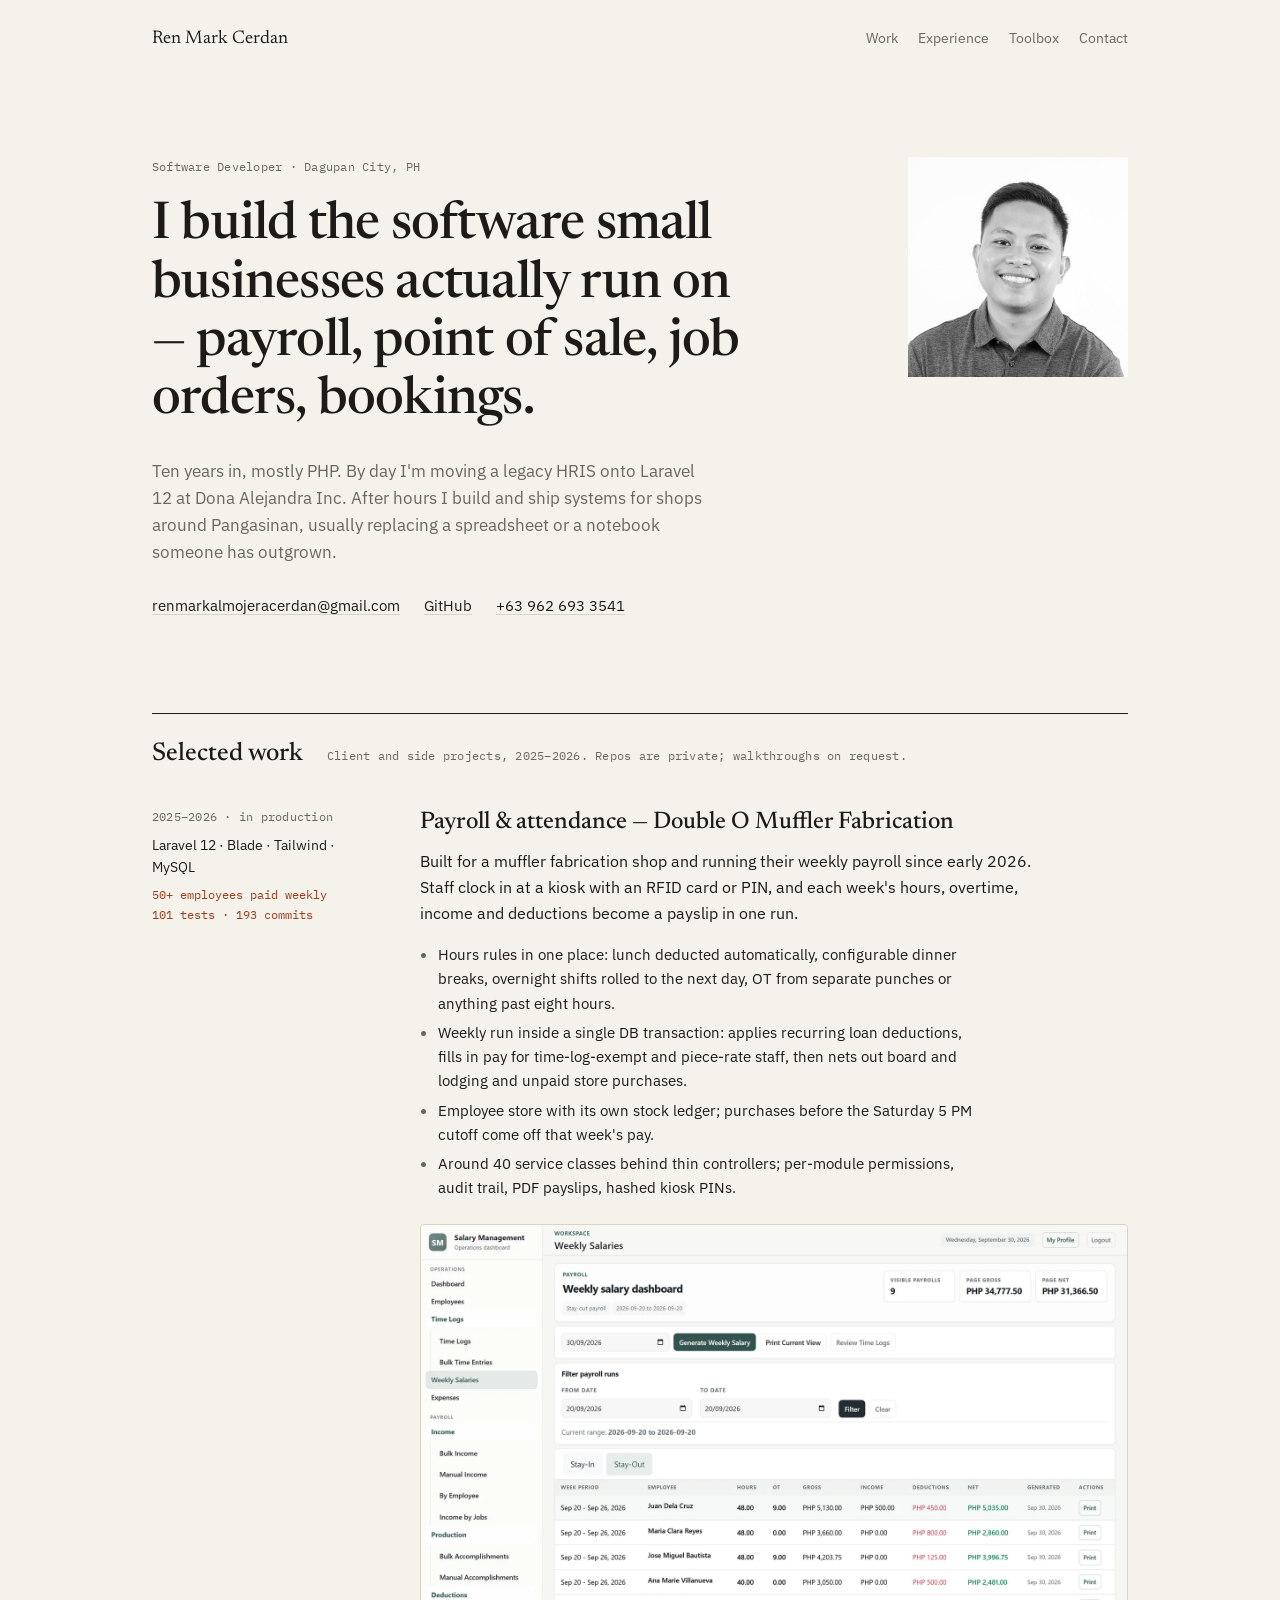
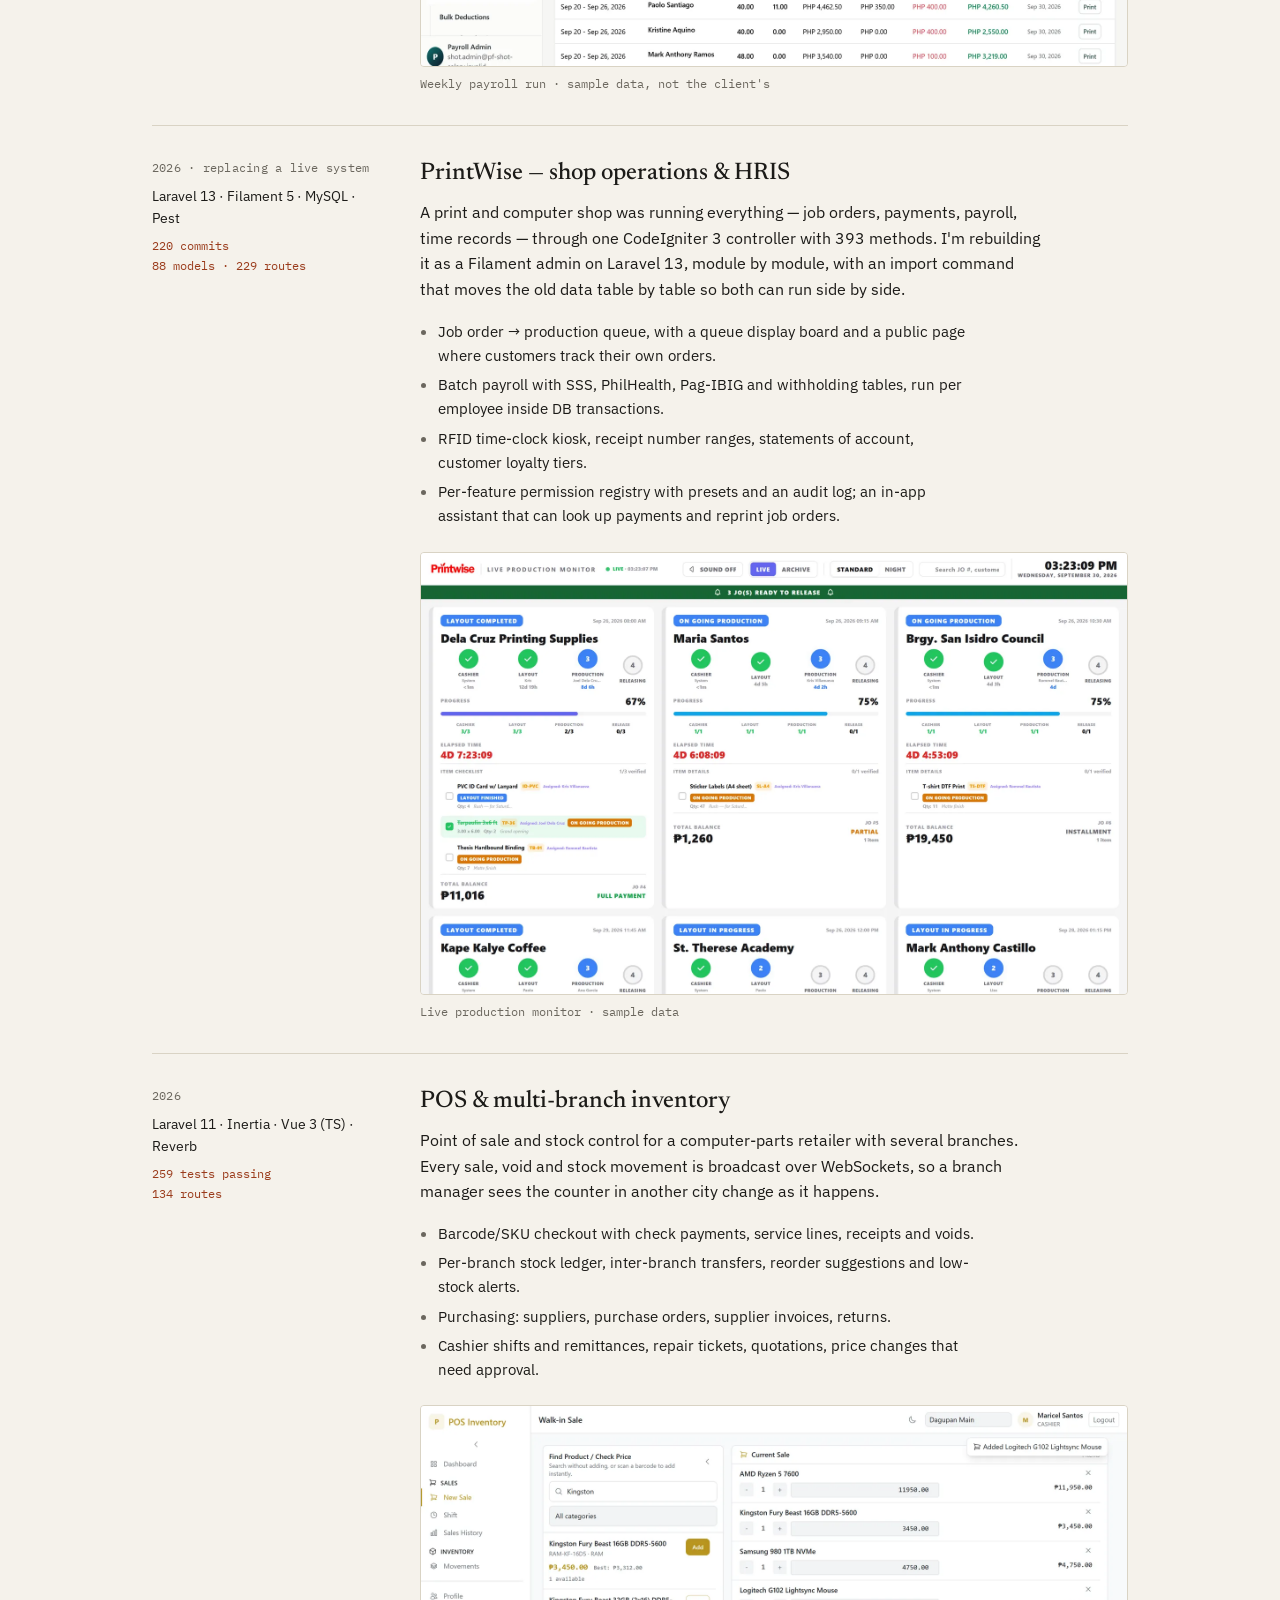
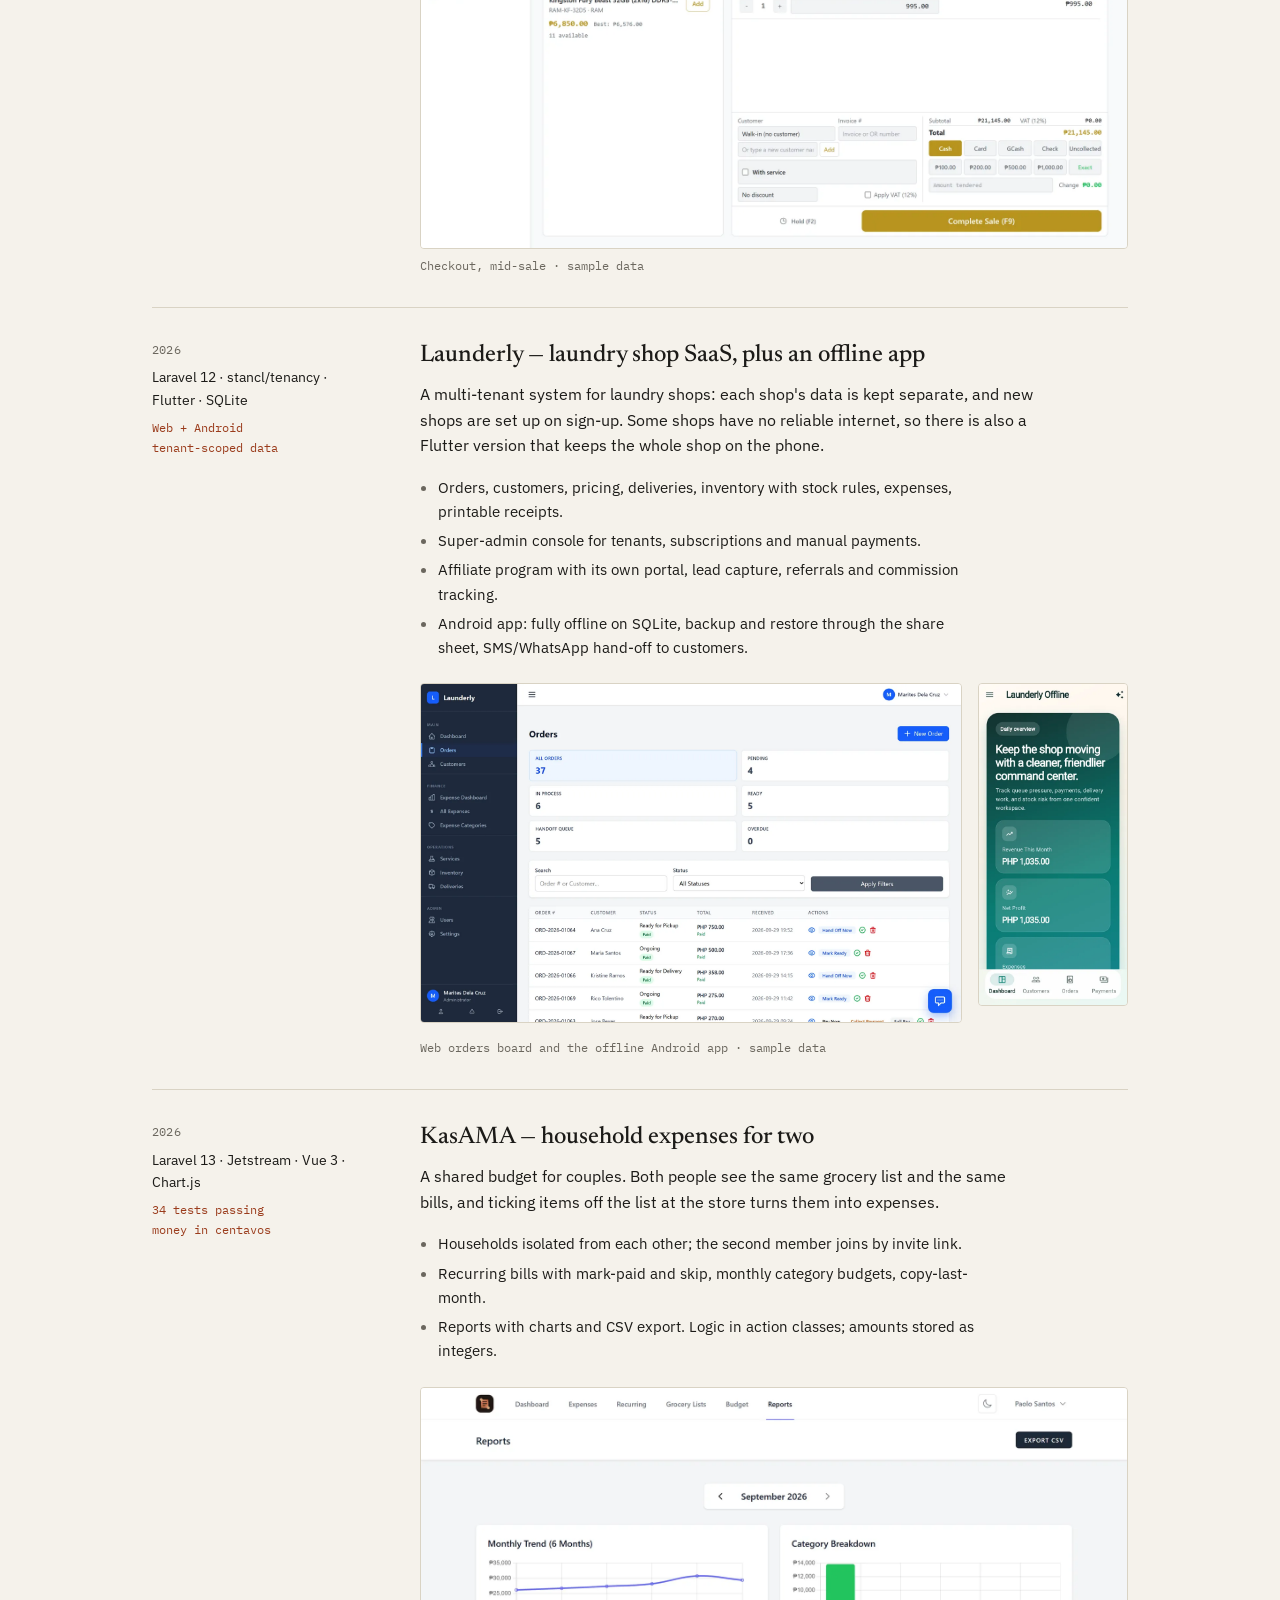
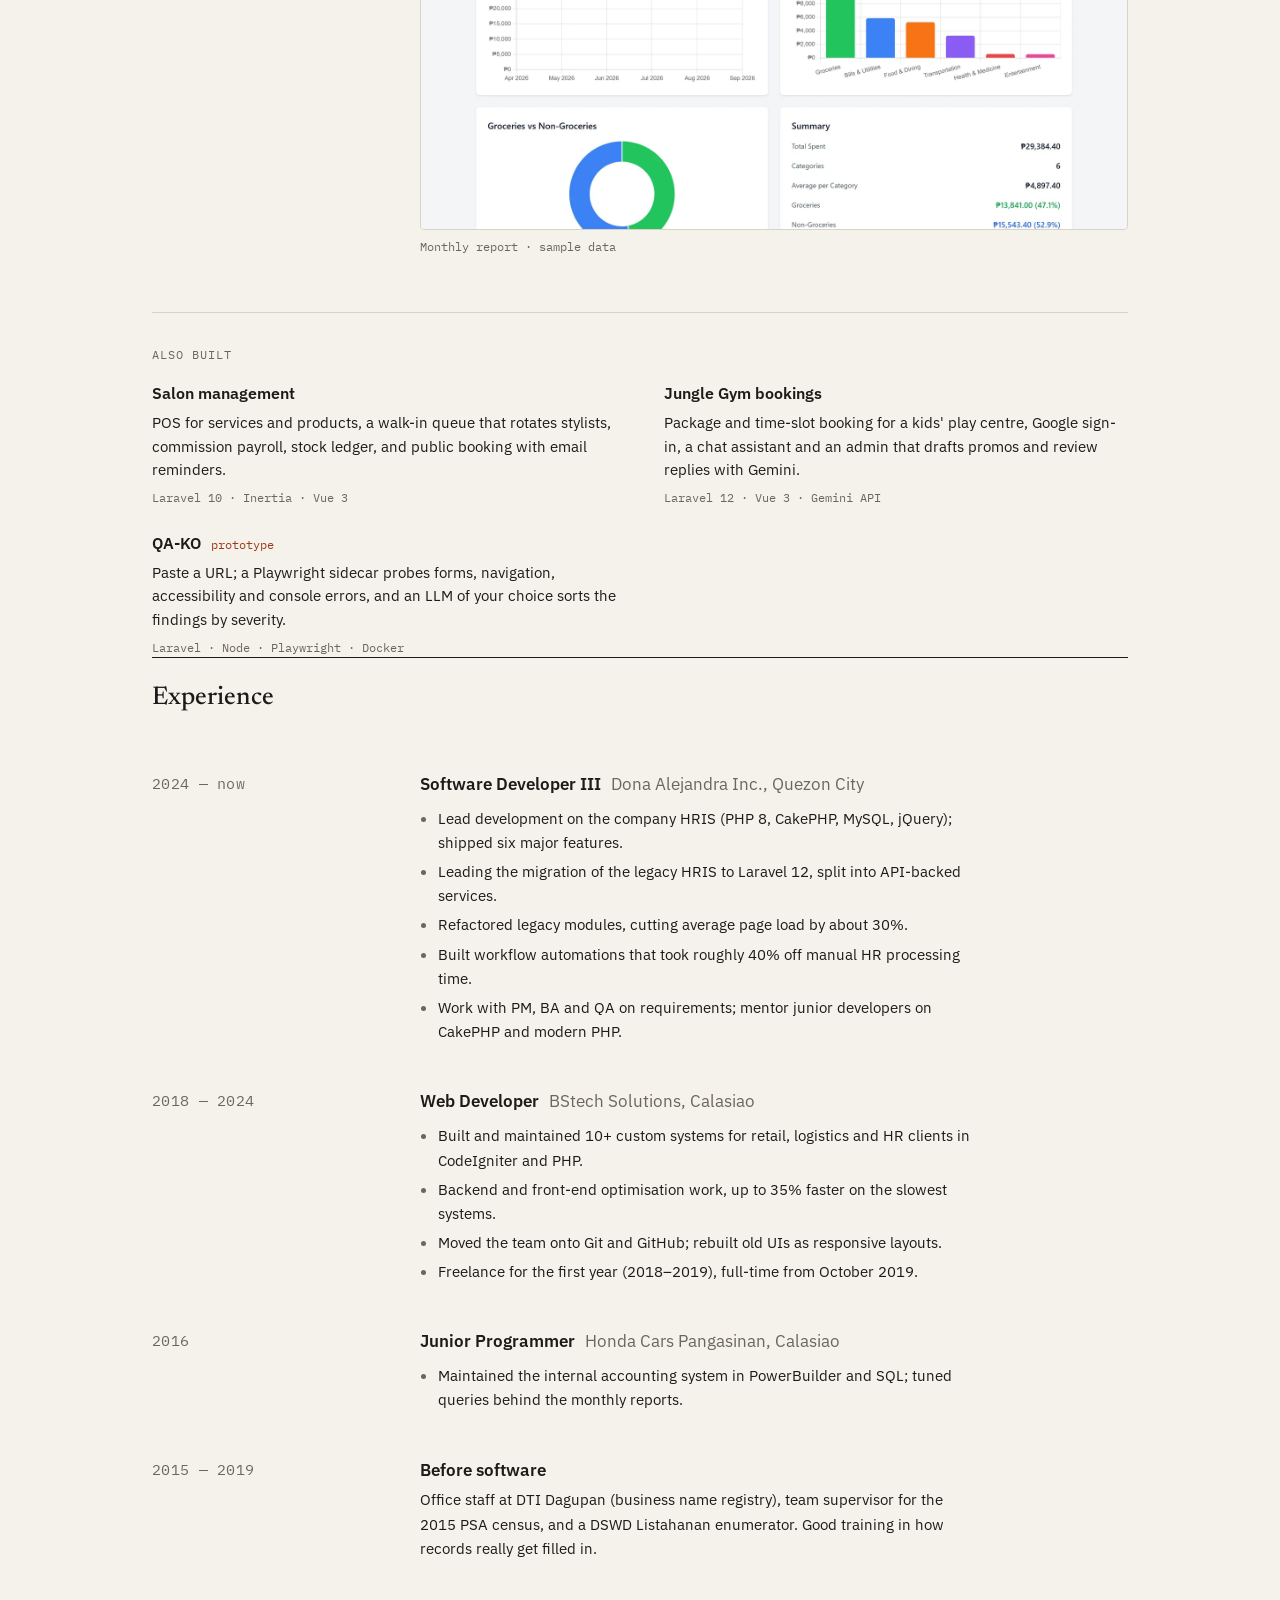
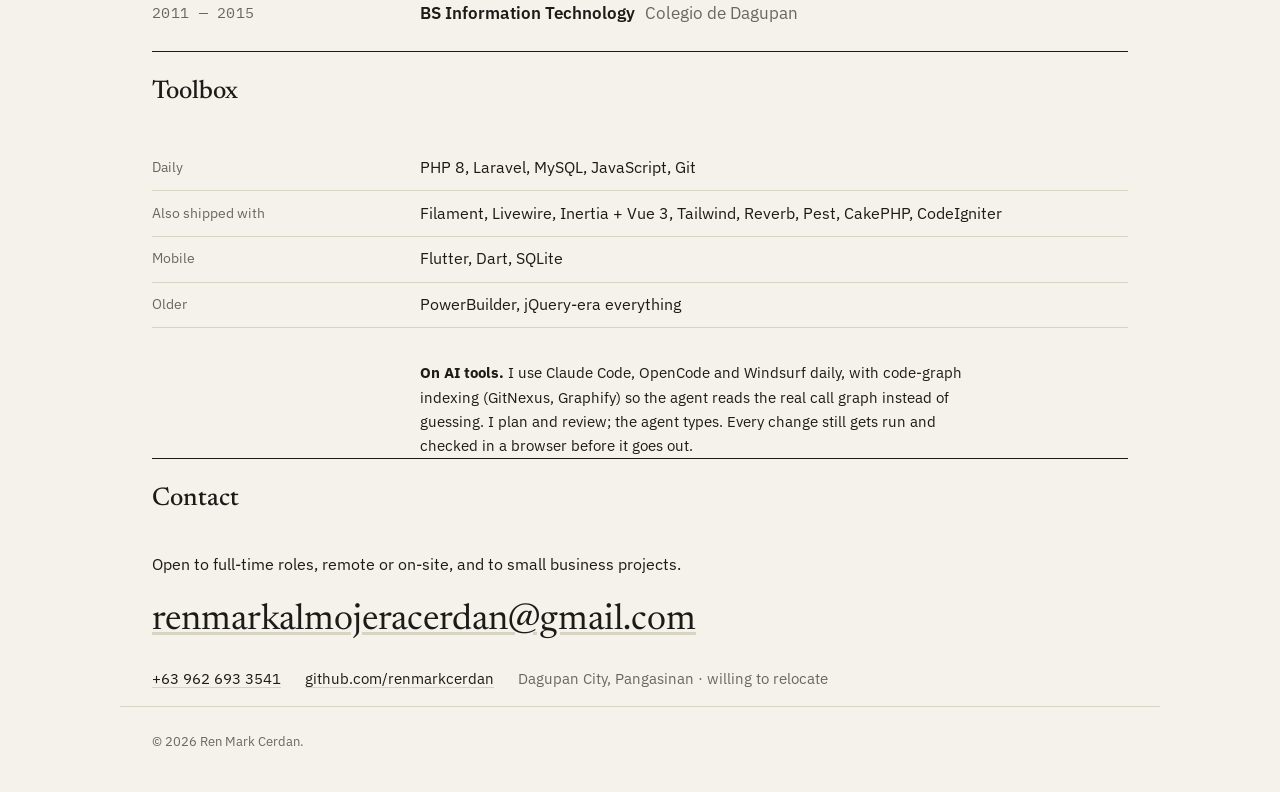
<file: index.html>
<!DOCTYPE html>
<html lang="en">
<head>
    <meta charset="UTF-8">
    <meta name="viewport" content="width=device-width, initial-scale=1.0">
    <title>Ren Mark Cerdan — Software Developer</title>
    <meta name="description" content="Software developer in Dagupan City, Philippines. I build the internal systems small businesses run on: payroll, point of sale, job orders, bookings. Laravel, PHP, Vue, Flutter.">
    <meta name="color-scheme" content="light dark">
    <link rel="preconnect" href="https://fonts.googleapis.com">
    <link rel="preconnect" href="https://fonts.gstatic.com" crossorigin>
    <link href="https://fonts.googleapis.com/css2?family=Newsreader:ital,opsz,wght@0,6..72,400;0,6..72,500;1,6..72,400&family=IBM+Plex+Sans:wght@400;500;600&family=IBM+Plex+Mono:wght@400;500&display=swap" rel="stylesheet">
    <link rel="stylesheet" href="assets/css/site.css">
</head>
<body>

<header class="masthead wrap">
    <a href="#top" class="mark">Ren Mark Cerdan</a>
    <nav>
        <a href="#work">Work</a>
        <a href="#experience">Experience</a>
        <a href="#toolbox">Toolbox</a>
        <a href="#contact">Contact</a>
    </nav>
</header>

<main id="top">

    <section class="intro wrap">
        <div class="intro-text">
            <p class="kicker">Software Developer · Dagupan City, PH</p>
            <h1>I build the software small businesses actually run on&thinsp;— payroll, point of sale, job orders, bookings.</h1>
            <p class="lede">
                Ten years in, mostly PHP. By day I'm moving a legacy HRIS onto Laravel 12 at Dona Alejandra Inc.
                After hours I build and ship systems for shops around Pangasinan, usually replacing a spreadsheet
                or a notebook someone has outgrown.
            </p>
            <p class="links">
                <a href="mailto:renmarkalmojeracerdan@gmail.com">renmarkalmojeracerdan@gmail.com</a>
                <a href="https://github.com/renmarkcerdan" target="_blank" rel="noopener">GitHub</a>
                <a href="tel:+639626933541">+63 962 693 3541</a>
            </p>
        </div>
        <figure class="portrait">
            <img src="images/avatar.jpg" alt="Portrait of Ren Mark Cerdan" width="240" height="240">
        </figure>
    </section>

    <section id="work" class="wrap">
        <h2 class="section-head"><span>Selected work</span><small>Client and side projects, 2025–2026. Repos are private; walkthroughs on request.</small></h2>

        <article class="project">
            <div class="meta">
                <p class="year">2025–2026 · in production</p>
                <p class="stack">Laravel 12 · Blade · Tailwind · MySQL</p>
                <p class="figure">50+ employees paid weekly<br>101 tests · 193 commits</p>
            </div>
            <div class="body">
                <h3>Payroll &amp; attendance — Double O Muffler Fabrication</h3>
                <p>
                    Built for a muffler fabrication shop and running their weekly payroll since early 2026.
                    Staff clock in at a kiosk with an RFID card or PIN, and each week's hours, overtime,
                    income and deductions become a payslip in one run.
                </p>
                <ul>
                    <li>Hours rules in one place: lunch deducted automatically, configurable dinner breaks, overnight shifts rolled to the next day, OT from separate punches or anything past eight hours.</li>
                    <li>Weekly run inside a single DB transaction: applies recurring loan deductions, fills in pay for time-log-exempt and piece-rate staff, then nets out board and lodging and unpaid store purchases.</li>
                    <li>Employee store with its own stock ledger; purchases before the Saturday 5 PM cutoff come off that week's pay.</li>
                    <li>Around 40 service classes behind thin controllers; per-module permissions, audit trail, PDF payslips, hashed kiosk PINs.</li>
                </ul>
                <figure class="shot">
                    <img src="images/work/payroll.webp" alt="Weekly salary dashboard: one pay week's employees with hours, overtime, gross, income, deductions in red and net pay in green" width="1600" height="1000" loading="lazy">
                    <figcaption>Weekly payroll run · sample data, not the client's</figcaption>
                </figure>
            </div>
        </article>

        <article class="project">
            <div class="meta">
                <p class="year">2026 · replacing a live system</p>
                <p class="stack">Laravel 13 · Filament 5 · MySQL · Pest</p>
                <p class="figure">220 commits<br>88 models · 229 routes</p>
            </div>
            <div class="body">
                <h3>PrintWise — shop operations &amp; HRIS</h3>
                <p>
                    A print and computer shop was running everything — job orders, payments, payroll, time
                    records — through one CodeIgniter 3 controller with 393 methods. I'm rebuilding it as a
                    Filament admin on Laravel 13, module by module, with an import command that moves the
                    old data table by table so both can run side by side.
                </p>
                <ul>
                    <li>Job order → production queue, with a queue display board and a public page where customers track their own orders.</li>
                    <li>Batch payroll with SSS, PhilHealth, Pag-IBIG and withholding tables, run per employee inside DB transactions.</li>
                    <li>RFID time-clock kiosk, receipt number ranges, statements of account, customer loyalty tiers.</li>
                    <li>Per-feature permission registry with presets and an audit log; an in-app assistant that can look up payments and reprint job orders.</li>
                </ul>
                <figure class="shot">
                    <img src="images/work/printwise.webp" alt="Live production monitor: job order cards moving through cashier, layout, production and releasing, with progress, elapsed time, assigned staff and balance" width="1600" height="1000" loading="lazy">
                    <figcaption>Live production monitor · sample data</figcaption>
                </figure>
            </div>
        </article>

        <article class="project">
            <div class="meta">
                <p class="year">2026</p>
                <p class="stack">Laravel 11 · Inertia · Vue 3 (TS) · Reverb</p>
                <p class="figure">259 tests passing<br>134 routes</p>
            </div>
            <div class="body">
                <h3>POS &amp; multi-branch inventory</h3>
                <p>
                    Point of sale and stock control for a computer-parts retailer with several branches.
                    Every sale, void and stock movement is broadcast over WebSockets, so a branch manager
                    sees the counter in another city change as it happens.
                </p>
                <ul>
                    <li>Barcode/SKU checkout with check payments, service lines, receipts and voids.</li>
                    <li>Per-branch stock ledger, inter-branch transfers, reorder suggestions and low-stock alerts.</li>
                    <li>Purchasing: suppliers, purchase orders, supplier invoices, returns.</li>
                    <li>Cashier shifts and remittances, repair tickets, quotations, price changes that need approval.</li>
                </ul>
                <figure class="shot">
                    <img src="images/work/pos.webp" alt="Walk-in sale screen: product search with branch stock on the left, a four-item cart and cash, card, GCash and check payment options on the right" width="1600" height="1000" loading="lazy">
                    <figcaption>Checkout, mid-sale · sample data</figcaption>
                </figure>
            </div>
        </article>

        <article class="project">
            <div class="meta">
                <p class="year">2026</p>
                <p class="stack">Laravel 12 · stancl/tenancy · Flutter · SQLite</p>
                <p class="figure">Web + Android<br>tenant-scoped data</p>
            </div>
            <div class="body">
                <h3>Launderly — laundry shop SaaS, plus an offline app</h3>
                <p>
                    A multi-tenant system for laundry shops: each shop's data is kept separate, and new
                    shops are set up on sign-up. Some shops have no reliable internet, so there is also a
                    Flutter version that keeps the whole shop on the phone.
                </p>
                <ul>
                    <li>Orders, customers, pricing, deliveries, inventory with stock rules, expenses, printable receipts.</li>
                    <li>Super-admin console for tenants, subscriptions and manual payments.</li>
                    <li>Affiliate program with its own portal, lead capture, referrals and commission tracking.</li>
                    <li>Android app: fully offline on SQLite, backup and restore through the share sheet, SMS/WhatsApp hand-off to customers.</li>
                </ul>
                <figure class="shot pair">
                    <img src="images/work/launderly.webp" alt="Orders screen: counts by status and a table of orders with customer, status, total, received time and hand-off actions" width="1600" height="1000" loading="lazy">
                    <img src="images/work/launderly-app.webp" alt="Flutter offline app on a phone: daily overview with revenue and net profit cards and a bottom tab bar" width="450" height="974" loading="lazy">
                    <figcaption>Web orders board and the offline Android app · sample data</figcaption>
                </figure>
            </div>
        </article>

        <article class="project">
            <div class="meta">
                <p class="year">2026</p>
                <p class="stack">Laravel 13 · Jetstream · Vue 3 · Chart.js</p>
                <p class="figure">34 tests passing<br>money in centavos</p>
            </div>
            <div class="body">
                <h3>KasAMA — household expenses for two</h3>
                <p>
                    A shared budget for couples. Both people see the same grocery list and the same bills,
                    and ticking items off the list at the store turns them into expenses.
                </p>
                <ul>
                    <li>Households isolated from each other; the second member joins by invite link.</li>
                    <li>Recurring bills with mark-paid and skip, monthly category budgets, copy-last-month.</li>
                    <li>Reports with charts and CSV export. Logic in action classes; amounts stored as integers.</li>
                </ul>
                <figure class="shot">
                    <img src="images/work/kasama.webp" alt="Monthly report: six-month spending trend line, category bar chart, groceries versus non-groceries donut and totals" width="1600" height="1000" loading="lazy">
                    <figcaption>Monthly report · sample data</figcaption>
                </figure>
            </div>
        </article>

        <h3 class="subhead">Also built</h3>
        <dl class="also">
            <div>
                <dt>Salon management</dt>
                <dd>POS for services and products, a walk-in queue that rotates stylists, commission payroll, stock ledger, and public booking with email reminders. <span>Laravel 10 · Inertia · Vue 3</span></dd>
            </div>
            <div>
                <dt>Jungle Gym bookings</dt>
                <dd>Package and time-slot booking for a kids' play centre, Google sign-in, a chat assistant and an admin that drafts promos and review replies with Gemini. <span>Laravel 12 · Vue 3 · Gemini API</span></dd>
            </div>
            <div>
                <dt>QA-KO <em>prototype</em></dt>
                <dd>Paste a URL; a Playwright sidecar probes forms, navigation, accessibility and console errors, and an LLM of your choice sorts the findings by severity. <span>Laravel · Node · Playwright · Docker</span></dd>
            </div>
        </dl>
    </section>

    <section id="experience" class="wrap">
        <h2 class="section-head"><span>Experience</span></h2>

        <article class="job">
            <p class="when">2024 — now</p>
            <div>
                <h3>Software Developer III <span>Dona Alejandra Inc., Quezon City</span></h3>
                <ul>
                    <li>Lead development on the company HRIS (PHP 8, CakePHP, MySQL, jQuery); shipped six major features.</li>
                    <li>Leading the migration of the legacy HRIS to Laravel 12, split into API-backed services.</li>
                    <li>Refactored legacy modules, cutting average page load by about 30%.</li>
                    <li>Built workflow automations that took roughly 40% off manual HR processing time.</li>
                    <li>Work with PM, BA and QA on requirements; mentor junior developers on CakePHP and modern PHP.</li>
                </ul>
            </div>
        </article>

        <article class="job">
            <p class="when">2018 — 2024</p>
            <div>
                <h3>Web Developer <span>BStech Solutions, Calasiao</span></h3>
                <ul>
                    <li>Built and maintained 10+ custom systems for retail, logistics and HR clients in CodeIgniter and PHP.</li>
                    <li>Backend and front-end optimisation work, up to 35% faster on the slowest systems.</li>
                    <li>Moved the team onto Git and GitHub; rebuilt old UIs as responsive layouts.</li>
                    <li>Freelance for the first year (2018–2019), full-time from October 2019.</li>
                </ul>
            </div>
        </article>

        <article class="job">
            <p class="when">2016</p>
            <div>
                <h3>Junior Programmer <span>Honda Cars Pangasinan, Calasiao</span></h3>
                <ul>
                    <li>Maintained the internal accounting system in PowerBuilder and SQL; tuned queries behind the monthly reports.</li>
                </ul>
            </div>
        </article>

        <article class="job compact">
            <p class="when">2015 — 2019</p>
            <div>
                <h3>Before software</h3>
                <p>Office staff at DTI Dagupan (business name registry), team supervisor for the 2015 PSA census, and a DSWD Listahanan enumerator. Good training in how records really get filled in.</p>
            </div>
        </article>

        <article class="job compact">
            <p class="when">2011 — 2015</p>
            <div>
                <h3>BS Information Technology <span>Colegio de Dagupan</span></h3>
            </div>
        </article>
    </section>

    <section id="toolbox" class="wrap">
        <h2 class="section-head"><span>Toolbox</span></h2>
        <dl class="tools">
            <div><dt>Daily</dt><dd>PHP 8, Laravel, MySQL, JavaScript, Git</dd></div>
            <div><dt>Also shipped with</dt><dd>Filament, Livewire, Inertia + Vue 3, Tailwind, Reverb, Pest, CakePHP, CodeIgniter</dd></div>
            <div><dt>Mobile</dt><dd>Flutter, Dart, SQLite</dd></div>
            <div><dt>Older</dt><dd>PowerBuilder, jQuery-era everything</dd></div>
        </dl>
        <p class="note">
            <strong>On AI tools.</strong> I use Claude Code, OpenCode and Windsurf daily, with code-graph
            indexing (GitNexus, Graphify) so the agent reads the real call graph instead of guessing.
            I plan and review; the agent types. Every change still gets run and checked in a browser
            before it goes out.
        </p>
    </section>

    <section id="contact" class="wrap contact">
        <h2 class="section-head"><span>Contact</span></h2>
        <p>Open to full-time roles, remote or on-site, and to small business projects.</p>
        <p class="big"><a href="mailto:renmarkalmojeracerdan@gmail.com">renmarkalmojeracerdan@gmail.com</a></p>
        <p class="links">
            <a href="tel:+639626933541">+63 962 693 3541</a>
            <a href="https://github.com/renmarkcerdan" target="_blank" rel="noopener">github.com/renmarkcerdan</a>
            <span>Dagupan City, Pangasinan · willing to relocate</span>
        </p>
    </section>

</main>

<footer class="wrap footer">
    <p>© 2026 Ren Mark Cerdan.</p>
</footer>

</body>
</html>
</file>
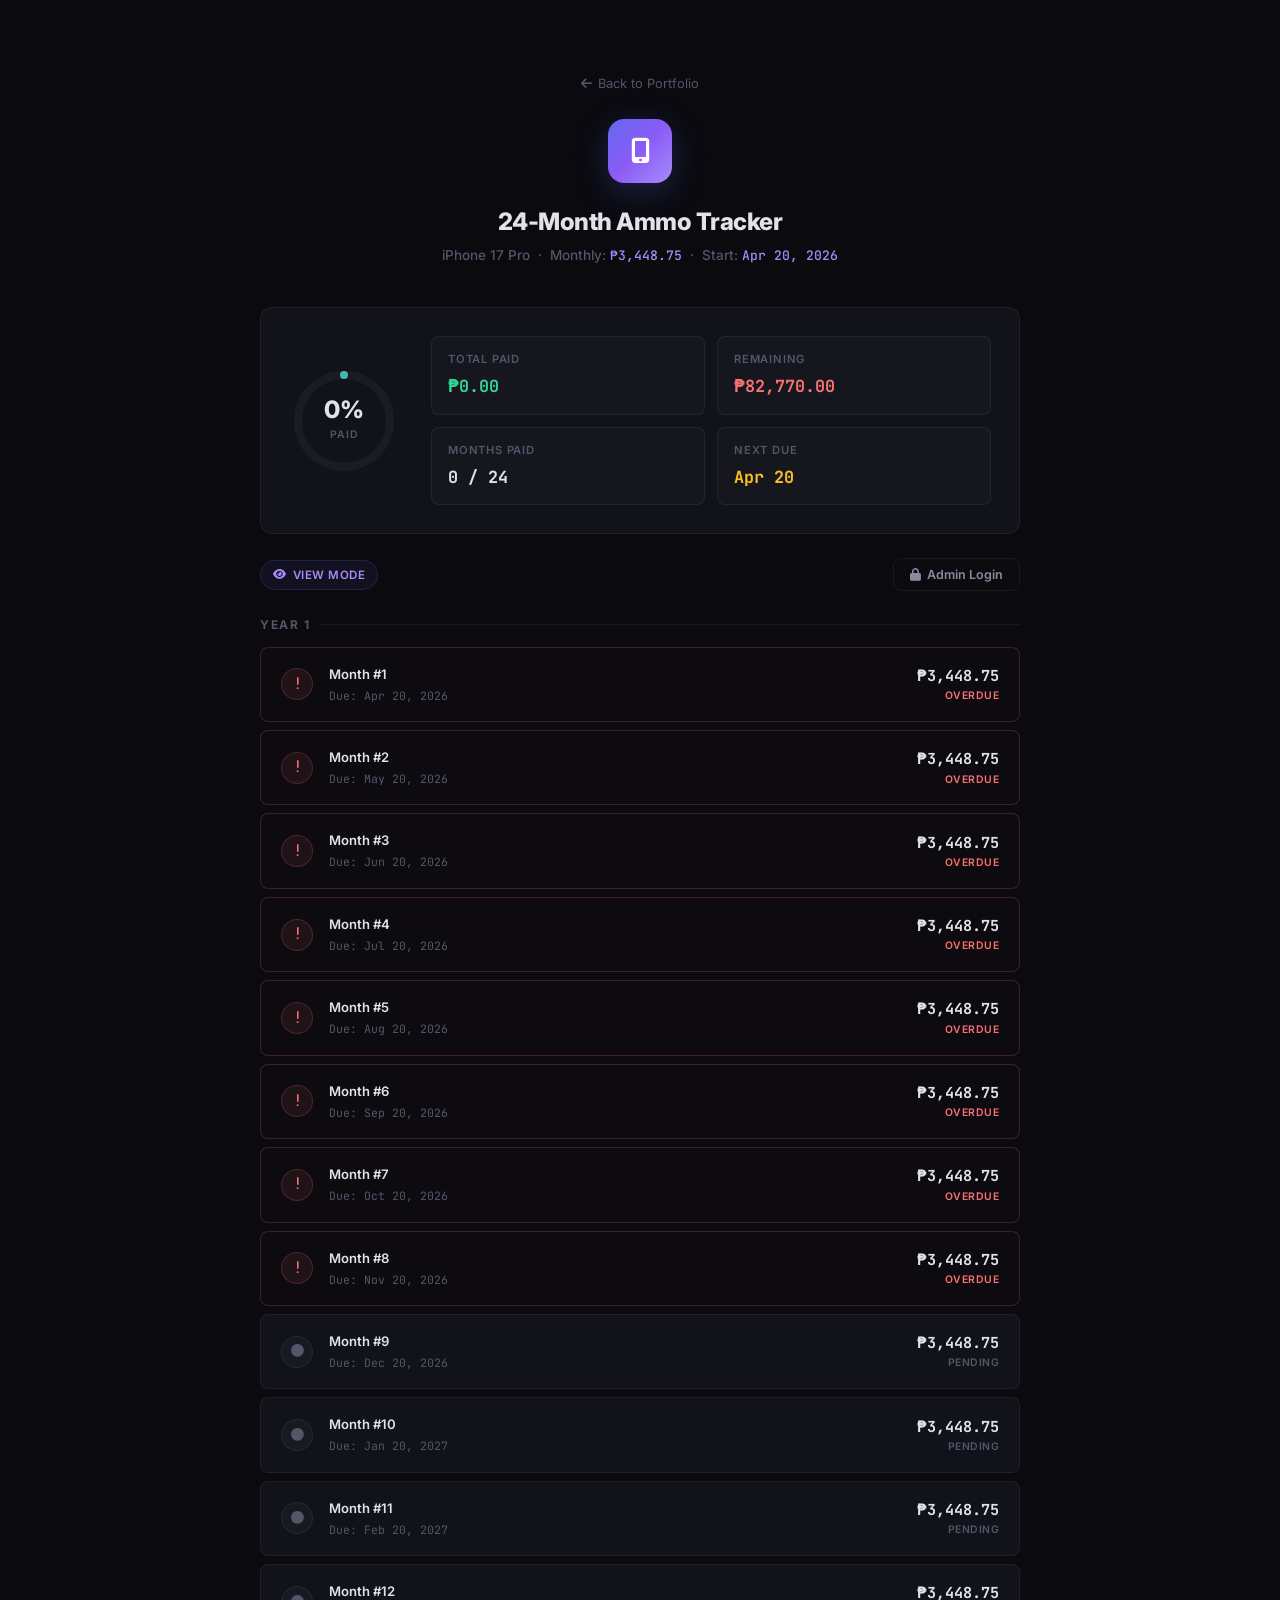
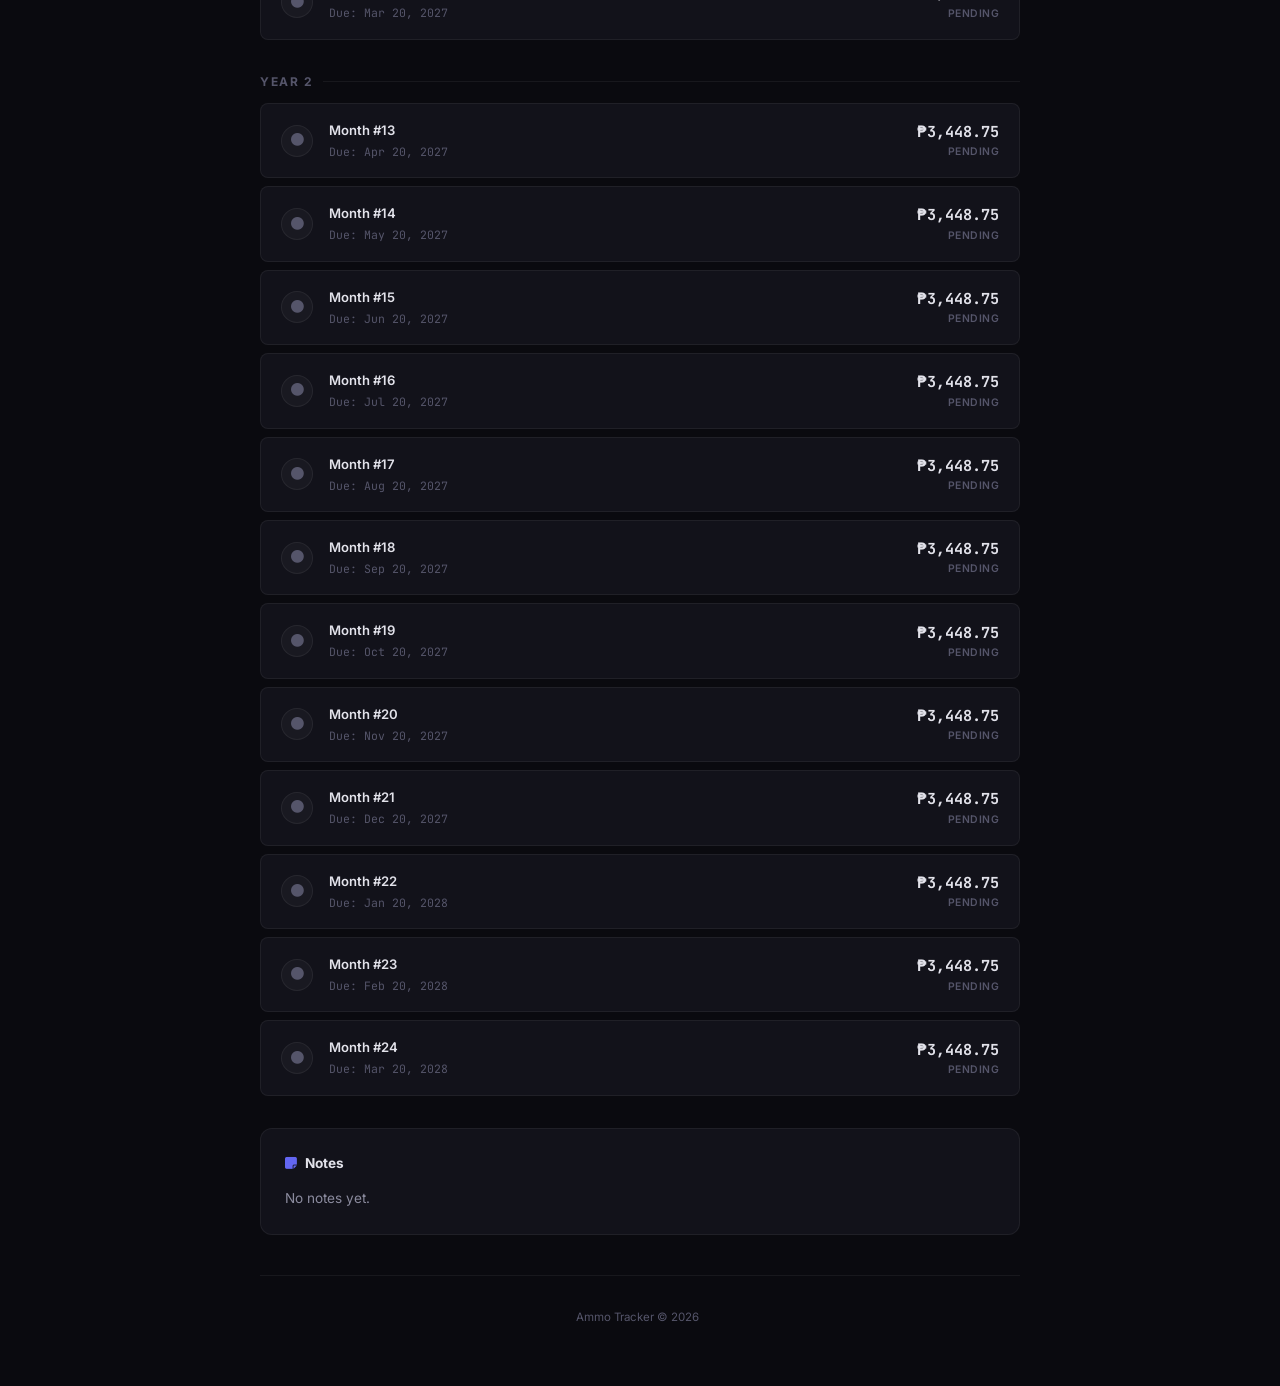
<file: ammo-history/index.html>
<!DOCTYPE html>
<html lang="en">

<head>
    <meta charset="UTF-8">
    <meta name="viewport" content="width=device-width, initial-scale=1.0">
    <title>Ammo Tracker — iPhone 17 Pro</title>
    <meta name="description" content="24-Month Payment Tracker for iPhone 17 Pro">
    <link rel="preconnect" href="https://fonts.googleapis.com">
    <link rel="preconnect" href="https://fonts.gstatic.com" crossorigin>
    <link
        href="https://fonts.googleapis.com/css2?family=Inter:wght@300;400;500;600;700;800&family=JetBrains+Mono:wght@400;500;600&display=swap"
        rel="stylesheet">
    <link rel="stylesheet" href="https://cdnjs.cloudflare.com/ajax/libs/font-awesome/6.5.1/css/all.min.css">
    <style>
        /* ---- Custom Properties ---- */
        :root {
            --bg: #0a0a0f;
            --bg-card: #12121a;
            --bg-card-hover: #181824;
            --bg-input: #1a1a26;
            --border: rgba(255, 255, 255, 0.06);
            --border-hover: rgba(255, 255, 255, 0.12);
            --text: #e2e2ea;
            --text-secondary: #8b8b9e;
            --text-muted: #55556a;
            --accent: #6366f1;
            --accent-light: #a78bfa;
            --green: #34d399;
            --green-bg: rgba(52, 211, 153, 0.08);
            --green-border: rgba(52, 211, 153, 0.2);
            --red: #f87171;
            --red-bg: rgba(248, 113, 113, 0.08);
            --red-border: rgba(248, 113, 113, 0.2);
            --yellow: #fbbf24;
            --yellow-bg: rgba(251, 191, 36, 0.08);
            --yellow-border: rgba(251, 191, 36, 0.2);
            --gradient: linear-gradient(135deg, #6366f1, #8b5cf6, #a78bfa);
            --radius: 12px;
            --radius-sm: 8px;
            --font: 'Inter', -apple-system, BlinkMacSystemFont, sans-serif;
            --mono: 'JetBrains Mono', monospace;
        }

        /* ---- Reset ---- */
        *,
        *::before,
        *::after {
            margin: 0;
            padding: 0;
            box-sizing: border-box;
        }

        html {
            scroll-behavior: smooth;
        }

        body {
            font-family: var(--font);
            background: var(--bg);
            color: var(--text-secondary);
            line-height: 1.6;
            font-size: 14px;
            -webkit-font-smoothing: antialiased;
            min-height: 100vh;
        }

        ::selection {
            background: rgba(99, 102, 241, 0.3);
            color: #fff;
        }

        /* ---- Layout ---- */
        .page {
            max-width: 800px;
            margin: 0 auto;
            padding: 24px 20px 60px;
        }

        /* ---- Header ---- */
        .header {
            text-align: center;
            padding: 48px 0 40px;
        }

        .header-back {
            display: inline-flex;
            align-items: center;
            gap: 6px;
            font-size: 0.8rem;
            color: var(--text-muted);
            text-decoration: none;
            margin-bottom: 24px;
            transition: color 0.2s;
        }

        .header-back:hover {
            color: var(--accent-light);
        }

        .header-icon {
            width: 64px;
            height: 64px;
            border-radius: 16px;
            background: var(--gradient);
            display: flex;
            align-items: center;
            justify-content: center;
            margin: 0 auto 20px;
            font-size: 1.6rem;
            color: #fff;
            box-shadow: 0 8px 32px rgba(99, 102, 241, 0.25);
        }

        .header h1 {
            font-size: 1.5rem;
            font-weight: 800;
            color: var(--text);
            letter-spacing: -0.5px;
            margin-bottom: 4px;
        }

        .header-sub {
            font-size: 0.85rem;
            color: var(--text-muted);
            font-weight: 500;
        }

        .header-sub span {
            font-family: var(--mono);
            color: var(--accent-light);
            font-size: 0.82rem;
        }

        /* ---- Progress Ring ---- */
        .progress-section {
            display: flex;
            align-items: center;
            gap: 32px;
            background: var(--bg-card);
            border: 1px solid var(--border);
            border-radius: var(--radius);
            padding: 28px;
            margin-bottom: 24px;
        }

        .ring-wrapper {
            flex-shrink: 0;
            position: relative;
            width: 110px;
            height: 110px;
        }

        .ring-wrapper svg {
            transform: rotate(-90deg);
            width: 110px;
            height: 110px;
        }

        .ring-bg {
            fill: none;
            stroke: rgba(255, 255, 255, 0.04);
            stroke-width: 8;
        }

        .ring-fill {
            fill: none;
            stroke: url(#ringGrad);
            stroke-width: 8;
            stroke-linecap: round;
            transition: stroke-dashoffset 1s ease;
        }

        .ring-label {
            position: absolute;
            top: 50%;
            left: 50%;
            transform: translate(-50%, -50%);
            text-align: center;
        }

        .ring-percent {
            font-size: 1.5rem;
            font-weight: 800;
            color: var(--text);
            line-height: 1;
            display: block;
        }

        .ring-ptext {
            font-size: 0.65rem;
            color: var(--text-muted);
            text-transform: uppercase;
            letter-spacing: 1px;
            font-weight: 600;
        }

        .stats-grid {
            flex: 1;
            display: grid;
            grid-template-columns: 1fr 1fr;
            gap: 12px;
        }

        .stat-box {
            background: rgba(255, 255, 255, 0.02);
            border: 1px solid var(--border);
            border-radius: var(--radius-sm);
            padding: 14px 16px;
        }

        .stat-box .label {
            font-size: 0.7rem;
            color: var(--text-muted);
            text-transform: uppercase;
            letter-spacing: 0.8px;
            font-weight: 600;
            margin-bottom: 4px;
        }

        .stat-box .value {
            font-size: 1.05rem;
            font-weight: 700;
            color: var(--text);
            font-family: var(--mono);
        }

        .stat-box .value.green {
            color: var(--green);
        }

        .stat-box .value.red {
            color: var(--red);
        }

        .stat-box .value.yellow {
            color: var(--yellow);
        }

        /* ---- Admin Bar ---- */
        .admin-bar {
            display: flex;
            align-items: center;
            justify-content: space-between;
            gap: 12px;
            margin-bottom: 24px;
            flex-wrap: wrap;
        }

        .admin-bar-left {
            display: flex;
            align-items: center;
            gap: 10px;
        }

        .admin-badge {
            display: inline-flex;
            align-items: center;
            gap: 6px;
            font-size: 0.72rem;
            font-weight: 600;
            padding: 5px 12px;
            border-radius: 50px;
            text-transform: uppercase;
            letter-spacing: 0.5px;
        }

        .admin-badge.viewer {
            background: rgba(99, 102, 241, 0.08);
            color: var(--accent-light);
            border: 1px solid rgba(99, 102, 241, 0.2);
        }

        .admin-badge.editor {
            background: var(--green-bg);
            color: var(--green);
            border: 1px solid var(--green-border);
        }

        .btn {
            display: inline-flex;
            align-items: center;
            gap: 6px;
            padding: 8px 16px;
            border-radius: var(--radius-sm);
            font-size: 0.78rem;
            font-weight: 600;
            font-family: var(--font);
            cursor: pointer;
            border: none;
            transition: all 0.2s;
        }

        .btn-ghost {
            background: transparent;
            color: var(--text-secondary);
            border: 1px solid var(--border);
        }

        .btn-ghost:hover {
            border-color: var(--border-hover);
            color: var(--text);
            background: rgba(255, 255, 255, 0.03);
        }

        .btn-accent {
            background: var(--gradient);
            color: #fff;
            box-shadow: 0 2px 12px rgba(99, 102, 241, 0.25);
        }

        .btn-accent:hover {
            box-shadow: 0 4px 20px rgba(99, 102, 241, 0.35);
            transform: translateY(-1px);
        }

        .btn-green {
            background: var(--green-bg);
            color: var(--green);
            border: 1px solid var(--green-border);
        }

        .btn-green:hover {
            background: rgba(52, 211, 153, 0.15);
        }

        .btn-red {
            background: var(--red-bg);
            color: var(--red);
            border: 1px solid var(--red-border);
        }

        .btn-red:hover {
            background: rgba(248, 113, 113, 0.15);
        }

        /* ---- Year Section ---- */
        .year-section {
            margin-bottom: 32px;
        }

        .year-label {
            font-size: 0.75rem;
            font-weight: 700;
            color: var(--text-muted);
            text-transform: uppercase;
            letter-spacing: 1.5px;
            margin-bottom: 12px;
            display: flex;
            align-items: center;
            gap: 10px;
        }

        .year-label::after {
            content: '';
            flex: 1;
            height: 1px;
            background: var(--border);
        }

        /* ---- Payment Row ---- */
        .payment-row {
            display: flex;
            align-items: center;
            gap: 16px;
            background: var(--bg-card);
            border: 1px solid var(--border);
            border-radius: var(--radius-sm);
            padding: 16px 20px;
            margin-bottom: 8px;
            transition: all 0.2s;
        }

        .payment-row:hover {
            border-color: var(--border-hover);
            background: var(--bg-card-hover);
        }

        .payment-row.paid {
            border-color: var(--green-border);
            background: rgba(52, 211, 153, 0.02);
        }

        .payment-row.overdue {
            border-color: var(--red-border);
            background: rgba(248, 113, 113, 0.02);
        }

        .payment-row.upcoming {
            border-color: var(--yellow-border);
            background: rgba(251, 191, 36, 0.02);
        }

        .pay-status-icon {
            width: 32px;
            height: 32px;
            border-radius: 50%;
            display: flex;
            align-items: center;
            justify-content: center;
            flex-shrink: 0;
            font-size: 0.8rem;
        }

        .pay-status-icon.paid-icon {
            background: var(--green-bg);
            color: var(--green);
            border: 1px solid var(--green-border);
        }

        .pay-status-icon.pending-icon {
            background: rgba(255, 255, 255, 0.03);
            color: var(--text-muted);
            border: 1px solid var(--border);
        }

        .pay-status-icon.overdue-icon {
            background: var(--red-bg);
            color: var(--red);
            border: 1px solid var(--red-border);
        }

        .pay-status-icon.upcoming-icon {
            background: var(--yellow-bg);
            color: var(--yellow);
            border: 1px solid var(--yellow-border);
        }

        .pay-info {
            flex: 1;
            min-width: 0;
        }

        .pay-month {
            font-size: 0.82rem;
            font-weight: 600;
            color: var(--text);
            margin-bottom: 2px;
        }

        .pay-date {
            font-size: 0.72rem;
            color: var(--text-muted);
            font-family: var(--mono);
        }

        .pay-amount {
            text-align: right;
            flex-shrink: 0;
        }

        .pay-amount .amount {
            font-size: 0.95rem;
            font-weight: 700;
            color: var(--text);
            font-family: var(--mono);
        }

        .pay-amount .paid-label {
            font-size: 0.65rem;
            font-weight: 600;
            text-transform: uppercase;
            letter-spacing: 0.5px;
        }

        .pay-amount .paid-label.yes {
            color: var(--green);
        }

        .pay-amount .paid-label.no {
            color: var(--text-muted);
        }

        .pay-amount .paid-label.overdue-text {
            color: var(--red);
        }

        .pay-amount .paid-label.upcoming-text {
            color: var(--yellow);
        }

        .pay-actions {
            display: flex;
            gap: 6px;
            flex-shrink: 0;
        }

        .pay-actions .btn {
            padding: 6px 10px;
            font-size: 0.7rem;
        }

        .pay-paid-info {
            font-size: 0.68rem;
            color: var(--green);
            font-family: var(--mono);
            margin-top: 2px;
        }

        /* ---- Notes Section ---- */
        .notes-section {
            background: var(--bg-card);
            border: 1px solid var(--border);
            border-radius: var(--radius);
            padding: 24px;
            margin-top: 32px;
        }

        .notes-section h3 {
            font-size: 0.85rem;
            font-weight: 700;
            color: var(--text);
            margin-bottom: 12px;
            display: flex;
            align-items: center;
            gap: 8px;
        }

        .notes-section h3 i {
            color: var(--accent);
        }

        .notes-text {
            font-size: 0.85rem;
            color: var(--text-secondary);
            white-space: pre-wrap;
            line-height: 1.7;
        }

        .notes-textarea {
            width: 100%;
            min-height: 80px;
            background: var(--bg-input);
            border: 1px solid var(--border);
            border-radius: var(--radius-sm);
            color: var(--text);
            font-family: var(--font);
            font-size: 0.85rem;
            padding: 12px;
            resize: vertical;
            outline: none;
            transition: border-color 0.2s;
        }

        .notes-textarea:focus {
            border-color: var(--accent);
        }

        /* ---- Modal ---- */
        .modal-overlay {
            display: none;
            position: fixed;
            inset: 0;
            background: rgba(0, 0, 0, 0.7);
            backdrop-filter: blur(8px);
            z-index: 1000;
            align-items: center;
            justify-content: center;
            padding: 20px;
        }

        .modal-overlay.active {
            display: flex;
        }

        .modal {
            background: var(--bg-card);
            border: 1px solid var(--border);
            border-radius: var(--radius);
            padding: 32px;
            max-width: 400px;
            width: 100%;
            animation: modalIn 0.25s ease;
        }

        @keyframes modalIn {
            from {
                opacity: 0;
                transform: scale(0.95) translateY(10px);
            }

            to {
                opacity: 1;
                transform: scale(1) translateY(0);
            }
        }

        .modal h3 {
            font-size: 1.1rem;
            font-weight: 700;
            color: var(--text);
            margin-bottom: 8px;
        }

        .modal p {
            font-size: 0.82rem;
            color: var(--text-muted);
            margin-bottom: 20px;
        }

        .modal-input {
            width: 100%;
            padding: 12px 16px;
            background: var(--bg-input);
            border: 1px solid var(--border);
            border-radius: var(--radius-sm);
            color: var(--text);
            font-family: var(--font);
            font-size: 0.9rem;
            outline: none;
            margin-bottom: 16px;
            transition: border-color 0.2s;
        }

        .modal-input:focus {
            border-color: var(--accent);
        }

        .modal-actions {
            display: flex;
            gap: 8px;
            justify-content: flex-end;
        }

        .modal-error {
            font-size: 0.75rem;
            color: var(--red);
            margin-bottom: 12px;
            display: none;
        }

        /* ---- Pay Modal ---- */
        .pay-modal-date {
            width: 100%;
            padding: 12px 16px;
            background: var(--bg-input);
            border: 1px solid var(--border);
            border-radius: var(--radius-sm);
            color: var(--text);
            font-family: var(--font);
            font-size: 0.9rem;
            outline: none;
            margin-bottom: 12px;
            transition: border-color 0.2s;
            color-scheme: dark;
        }

        .pay-modal-date:focus {
            border-color: var(--accent);
        }

        .pay-modal-amount {
            width: 100%;
            padding: 12px 16px;
            background: var(--bg-input);
            border: 1px solid var(--border);
            border-radius: var(--radius-sm);
            color: var(--text);
            font-family: var(--mono);
            font-size: 0.9rem;
            outline: none;
            margin-bottom: 16px;
            transition: border-color 0.2s;
        }

        .pay-modal-amount:focus {
            border-color: var(--accent);
        }

        .field-label {
            font-size: 0.72rem;
            font-weight: 600;
            color: var(--text-muted);
            text-transform: uppercase;
            letter-spacing: 0.5px;
            margin-bottom: 6px;
            display: block;
        }

        /* ---- Footer ---- */
        .tracker-footer {
            text-align: center;
            padding: 32px 0 0;
            border-top: 1px solid var(--border);
            margin-top: 40px;
        }

        .tracker-footer p {
            font-size: 0.72rem;
            color: var(--text-muted);
        }

        /* ---- Toast ---- */
        .toast {
            position: fixed;
            bottom: 24px;
            right: 24px;
            background: var(--bg-card);
            border: 1px solid var(--green-border);
            border-radius: var(--radius-sm);
            padding: 12px 20px;
            color: var(--green);
            font-size: 0.82rem;
            font-weight: 600;
            display: flex;
            align-items: center;
            gap: 8px;
            z-index: 2000;
            animation: toastIn 0.3s ease;
            box-shadow: 0 8px 32px rgba(0, 0, 0, 0.4);
        }

        .toast.error {
            border-color: var(--red-border);
            color: var(--red);
        }

        @keyframes toastIn {
            from {
                opacity: 0;
                transform: translateY(16px);
            }

            to {
                opacity: 1;
                transform: translateY(0);
            }
        }

        /* ---- Responsive ---- */
        @media (max-width: 640px) {
            .page {
                padding: 16px 14px 48px;
            }

            .header {
                padding: 32px 0 28px;
            }

            .progress-section {
                flex-direction: column;
                gap: 20px;
                padding: 20px;
            }

            .stats-grid {
                grid-template-columns: 1fr 1fr;
                gap: 8px;
            }

            .payment-row {
                flex-wrap: wrap;
                padding: 14px 16px;
                gap: 10px;
            }

            .pay-actions {
                width: 100%;
                justify-content: flex-end;
            }

            .admin-bar {
                flex-direction: column;
                align-items: flex-start;
                gap: 10px;
            }
        }

        @media (max-width: 380px) {
            .stats-grid {
                grid-template-columns: 1fr;
            }
        }

        /* Hide admin elements when not in admin mode */
        body:not(.admin-mode) .admin-only {
            display: none !important;
        }
    </style>
</head>

<body>
    <!-- Password Modal -->
    <div class="modal-overlay" id="passwordModal">
        <div class="modal">
            <h3><i class="fas fa-lock" style="color:var(--accent);margin-right:6px;"></i> Admin Access</h3>
            <p>Enter the admin password to edit payments.</p>
            <div class="modal-error" id="passError">Incorrect password. Please try again.</div>
            <input type="password" class="modal-input" id="passwordInput" placeholder="Enter password..."
                autocomplete="off">
            <div class="modal-actions">
                <button class="btn btn-ghost" onclick="closePasswordModal()">Cancel</button>
                <button class="btn btn-accent" onclick="submitPassword()">
                    <i class="fas fa-unlock"></i> Unlock
                </button>
            </div>
        </div>
    </div>

    <!-- Mark Paid Modal -->
    <div class="modal-overlay" id="payModal">
        <div class="modal">
            <h3><i class="fas fa-check-circle" style="color:var(--green);margin-right:6px;"></i> Mark as Paid</h3>
            <p id="payModalTitle">Month #1 — Apr 20, 2026</p>
            <label class="field-label">Date Paid</label>
            <input type="date" class="pay-modal-date" id="payDate">
            <label class="field-label">Amount Paid (₱)</label>
            <input type="number" class="pay-modal-amount" id="payAmount" step="0.01">
            <div class="modal-actions">
                <button class="btn btn-ghost" onclick="closePayModal()">Cancel</button>
                <button class="btn btn-green" onclick="confirmPay()">
                    <i class="fas fa-check"></i> Confirm
                </button>
            </div>
        </div>
    </div>

    <div class="page">
        <!-- Header -->
        <div class="header">
            <a href="../" class="header-back">
                <i class="fas fa-arrow-left"></i> Back to Portfolio
            </a>
            <div class="header-icon">
                <i class="fas fa-mobile-alt"></i>
            </div>
            <h1>24-Month Ammo Tracker</h1>
            <p class="header-sub">
                iPhone 17 Pro &nbsp;·&nbsp; Monthly: <span>₱3,448.75</span> &nbsp;·&nbsp; Start: <span>Apr 20,
                    2026</span>
            </p>
        </div>

        <!-- Progress -->
        <div class="progress-section">
            <div class="ring-wrapper">
                <svg viewBox="0 0 110 110">
                    <defs>
                        <linearGradient id="ringGrad" x1="0%" y1="0%" x2="100%" y2="100%">
                            <stop offset="0%" stop-color="#6366f1" />
                            <stop offset="100%" stop-color="#34d399" />
                        </linearGradient>
                    </defs>
                    <circle class="ring-bg" cx="55" cy="55" r="46" />
                    <circle class="ring-fill" id="ringFill" cx="55" cy="55" r="46" stroke-dasharray="289.03"
                        stroke-dashoffset="289.03" />
                </svg>
                <div class="ring-label">
                    <span class="ring-percent" id="ringPercent">0%</span>
                    <span class="ring-ptext">Paid</span>
                </div>
            </div>
            <div class="stats-grid">
                <div class="stat-box">
                    <div class="label">Total Paid</div>
                    <div class="value green" id="statPaid">₱0.00</div>
                </div>
                <div class="stat-box">
                    <div class="label">Remaining</div>
                    <div class="value red" id="statRemaining">₱82,770.00</div>
                </div>
                <div class="stat-box">
                    <div class="label">Months Paid</div>
                    <div class="value" id="statMonths">0 / 24</div>
                </div>
                <div class="stat-box">
                    <div class="label">Next Due</div>
                    <div class="value yellow" id="statNext">—</div>
                </div>
            </div>
        </div>

        <!-- Admin Bar -->
        <div class="admin-bar">
            <div class="admin-bar-left">
                <span class="admin-badge viewer" id="modeBadge">
                    <i class="fas fa-eye"></i> View Mode
                </span>
            </div>
            <div style="display:flex;gap:8px;flex-wrap:wrap;">
                <button class="btn btn-ghost" id="loginBtn" onclick="openPasswordModal()">
                    <i class="fas fa-lock"></i> Admin Login
                </button>
                <button class="btn btn-red admin-only" id="logoutBtn" onclick="logout()">
                    <i class="fas fa-sign-out-alt"></i> Logout
                </button>
                <button class="btn btn-accent admin-only" onclick="downloadJSON()">
                    <i class="fas fa-download"></i> Export JSON
                </button>
            </div>
        </div>

        <!-- Payments List -->
        <div id="paymentsList"></div>

        <!-- Notes -->
        <div class="notes-section">
            <h3><i class="fas fa-sticky-note"></i> Notes</h3>
            <div id="notesView" class="notes-text">No notes yet.</div>
            <textarea id="notesEdit" class="notes-textarea admin-only" placeholder="Add notes here..."
                oninput="updateNotes()"></textarea>
        </div>

        <!-- Footer -->
        <div class="tracker-footer">
            <p>Ammo Tracker &copy; 2026 &nbsp;</p>
        </div>
    </div>

    <script>
        // ---- Config ----
        const PASS_HASH = 'f9c655065f99ac44e3e1cefc04c85ca4766cd5d8e93e9dcdceee1fe2a81e3985';
        let data = null;
        let isAdmin = false;
        let currentPayIndex = -1;

        // ---- Default Data (embedded fallback for file:// protocol) ----
        const DEFAULT_DATA = {
            title: "iPhone 17 Pro",
            startDate: "2026-04-20",
            monthlyAmmo: 3448.75,
            totalMonths: 24,
            notes: "",
            payments: [
                { month: 1, dueDate: "2026-04-20", amount: 3448.75, paid: false, paidDate: null, paidAmount: null },
                { month: 2, dueDate: "2026-05-20", amount: 3448.75, paid: false, paidDate: null, paidAmount: null },
                { month: 3, dueDate: "2026-06-20", amount: 3448.75, paid: false, paidDate: null, paidAmount: null },
                { month: 4, dueDate: "2026-07-20", amount: 3448.75, paid: false, paidDate: null, paidAmount: null },
                { month: 5, dueDate: "2026-08-20", amount: 3448.75, paid: false, paidDate: null, paidAmount: null },
                { month: 6, dueDate: "2026-09-20", amount: 3448.75, paid: false, paidDate: null, paidAmount: null },
                { month: 7, dueDate: "2026-10-20", amount: 3448.75, paid: false, paidDate: null, paidAmount: null },
                { month: 8, dueDate: "2026-11-20", amount: 3448.75, paid: false, paidDate: null, paidAmount: null },
                { month: 9, dueDate: "2026-12-20", amount: 3448.75, paid: false, paidDate: null, paidAmount: null },
                { month: 10, dueDate: "2027-01-20", amount: 3448.75, paid: false, paidDate: null, paidAmount: null },
                { month: 11, dueDate: "2027-02-20", amount: 3448.75, paid: false, paidDate: null, paidAmount: null },
                { month: 12, dueDate: "2027-03-20", amount: 3448.75, paid: false, paidDate: null, paidAmount: null },
                { month: 13, dueDate: "2027-04-20", amount: 3448.75, paid: false, paidDate: null, paidAmount: null },
                { month: 14, dueDate: "2027-05-20", amount: 3448.75, paid: false, paidDate: null, paidAmount: null },
                { month: 15, dueDate: "2027-06-20", amount: 3448.75, paid: false, paidDate: null, paidAmount: null },
                { month: 16, dueDate: "2027-07-20", amount: 3448.75, paid: false, paidDate: null, paidAmount: null },
                { month: 17, dueDate: "2027-08-20", amount: 3448.75, paid: false, paidDate: null, paidAmount: null },
                { month: 18, dueDate: "2027-09-20", amount: 3448.75, paid: false, paidDate: null, paidAmount: null },
                { month: 19, dueDate: "2027-10-20", amount: 3448.75, paid: false, paidDate: null, paidAmount: null },
                { month: 20, dueDate: "2027-11-20", amount: 3448.75, paid: false, paidDate: null, paidAmount: null },
                { month: 21, dueDate: "2027-12-20", amount: 3448.75, paid: false, paidDate: null, paidAmount: null },
                { month: 22, dueDate: "2028-01-20", amount: 3448.75, paid: false, paidDate: null, paidAmount: null },
                { month: 23, dueDate: "2028-02-20", amount: 3448.75, paid: false, paidDate: null, paidAmount: null },
                { month: 24, dueDate: "2028-03-20", amount: 3448.75, paid: false, paidDate: null, paidAmount: null }
            ]
        };

        // ---- Init ----
        async function init() {
            // 1. Try localStorage first (admin edits persist here)
            const localData = localStorage.getItem('ammo-payments');
            if (localData) {
                data = JSON.parse(localData);
            } else {
                // 2. Try fetching payments.json (works on GitHub Pages)
                try {
                    const resp = await fetch('payments.json?' + Date.now());
                    if (resp.ok) {
                        data = await resp.json();
                    } else {
                        throw new Error('Fetch failed');
                    }
                } catch (e) {
                    // 3. Use embedded default data (works on file://)
                    data = JSON.parse(JSON.stringify(DEFAULT_DATA));
                }
            }

            // Check if admin session is active
            if (sessionStorage.getItem('ammo-admin') === 'true') {
                isAdmin = true;
                document.body.classList.add('admin-mode');
                updateModeBadge();
            }

            render();
        }

        // ---- Render ----
        function render() {
            renderProgress();
            renderPayments();
            renderNotes();
        }

        function renderProgress() {
            const paid = data.payments.filter(p => p.paid);
            const paidCount = paid.length;
            const total = data.payments.length;
            const paidAmount = paid.reduce((s, p) => s + (p.paidAmount || p.amount), 0);
            const totalAmount = data.payments.reduce((s, p) => s + p.amount, 0);
            const remaining = totalAmount - paidAmount;
            const percent = total > 0 ? Math.round((paidCount / total) * 100) : 0;

            // Ring
            const circ = 2 * Math.PI * 46; // ~289.03
            const offset = circ - (circ * percent / 100);
            document.getElementById('ringFill').style.strokeDashoffset = offset;
            document.getElementById('ringPercent').textContent = percent + '%';

            // Stats
            document.getElementById('statPaid').textContent = formatCurrency(paidAmount);
            document.getElementById('statRemaining').textContent = formatCurrency(remaining);
            document.getElementById('statMonths').textContent = paidCount + ' / ' + total;

            // Next due
            const today = new Date();
            today.setHours(0, 0, 0, 0);
            const nextDue = data.payments.find(p => !p.paid);
            if (nextDue) {
                document.getElementById('statNext').textContent = formatShortDate(nextDue.dueDate);
            } else {
                document.getElementById('statNext').textContent = 'All Paid! 🎉';
                document.getElementById('statNext').className = 'value green';
            }
        }

        function renderPayments() {
            const container = document.getElementById('paymentsList');
            container.innerHTML = '';

            const today = new Date();
            today.setHours(0, 0, 0, 0);

            // Group by year
            const years = {};
            data.payments.forEach((p, i) => {
                const due = new Date(p.dueDate);
                const startYear = new Date(data.startDate).getFullYear();
                const yearNum = due.getFullYear() <= startYear ? 1 :
                    (due.getMonth() >= new Date(data.startDate).getMonth() &&
                        due.getFullYear() === startYear + 1) ? 2 :
                        due.getFullYear() === startYear ? 1 : 2;

                // Simpler: months 1-12 = Year 1, months 13-24 = Year 2
                const yr = p.month <= 12 ? 1 : 2;
                if (!years[yr]) years[yr] = [];
                years[yr].push({ ...p, index: i });
            });

            Object.keys(years).sort().forEach(yr => {
                const yearDiv = document.createElement('div');
                yearDiv.className = 'year-section';

                const label = document.createElement('div');
                label.className = 'year-label';
                label.textContent = 'Year ' + yr;
                yearDiv.appendChild(label);

                years[yr].forEach(p => {
                    const dueDate = new Date(p.dueDate);
                    dueDate.setHours(0, 0, 0, 0);
                    const isOverdue = !p.paid && dueDate < today;
                    const isUpcoming = !p.paid && dueDate >= today && dueDate <= new Date(today.getTime() + 7 * 24 * 60 * 60 * 1000);

                    const row = document.createElement('div');
                    row.className = 'payment-row' +
                        (p.paid ? ' paid' : '') +
                        (isOverdue ? ' overdue' : '') +
                        (isUpcoming && !isOverdue ? ' upcoming' : '');

                    const iconClass = p.paid ? 'paid-icon' :
                        isOverdue ? 'overdue-icon' :
                            isUpcoming ? 'upcoming-icon' : 'pending-icon';

                    const iconFa = p.paid ? 'fa-check' :
                        isOverdue ? 'fa-exclamation' :
                            isUpcoming ? 'fa-clock' : 'fa-circle';

                    const statusText = p.paid ? 'Paid' :
                        isOverdue ? 'Overdue' :
                            isUpcoming ? 'Due Soon' : 'Pending';

                    const statusClass = p.paid ? 'yes' :
                        isOverdue ? 'overdue-text' :
                            isUpcoming ? 'upcoming-text' : 'no';

                    let paidInfo = '';
                    if (p.paid && p.paidDate) {
                        paidInfo = `<div class="pay-paid-info">Paid ${formatShortDate(p.paidDate)}${p.paidAmount && p.paidAmount !== p.amount ? ' · ' + formatCurrency(p.paidAmount) : ''}</div>`;
                    }

                    let actions = '';
                    if (isAdmin) {
                        if (!p.paid) {
                            actions = `<div class="pay-actions admin-only">
                                <button class="btn btn-green" onclick="openPayModal(${p.index})">
                                    <i class="fas fa-check"></i> Pay
                                </button>
                            </div>`;
                        } else {
                            actions = `<div class="pay-actions admin-only">
                                <button class="btn btn-ghost" onclick="unmarkPaid(${p.index})">
                                    <i class="fas fa-undo"></i> Undo
                                </button>
                            </div>`;
                        }
                    }

                    row.innerHTML = `
                        <div class="pay-status-icon ${iconClass}">
                            <i class="fas ${iconFa}"></i>
                        </div>
                        <div class="pay-info">
                            <div class="pay-month">Month #${p.month}</div>
                            <div class="pay-date">Due: ${formatLongDate(p.dueDate)}</div>
                            ${paidInfo}
                        </div>
                        <div class="pay-amount">
                            <div class="amount">${formatCurrency(p.amount)}</div>
                            <div class="paid-label ${statusClass}">${statusText}</div>
                        </div>
                        ${actions}
                    `;

                    yearDiv.appendChild(row);
                });

                container.appendChild(yearDiv);
            });
        }

        function renderNotes() {
            const view = document.getElementById('notesView');
            const edit = document.getElementById('notesEdit');
            view.textContent = data.notes || 'No notes yet.';
            edit.value = data.notes || '';
        }

        // ---- Admin / Password ----
        async function hashPassword(password) {
            const encoder = new TextEncoder();
            const data = encoder.encode(password);
            const hashBuffer = await crypto.subtle.digest('SHA-256', data);
            const hashArray = Array.from(new Uint8Array(hashBuffer));
            return hashArray.map(b => b.toString(16).padStart(2, '0')).join('');
        }

        function openPasswordModal() {
            document.getElementById('passwordModal').classList.add('active');
            document.getElementById('passwordInput').value = '';
            document.getElementById('passError').style.display = 'none';
            setTimeout(() => document.getElementById('passwordInput').focus(), 100);
        }

        function closePasswordModal() {
            document.getElementById('passwordModal').classList.remove('active');
        }

        async function submitPassword() {
            const pass = document.getElementById('passwordInput').value;
            const hash = await hashPassword(pass);

            if (hash === PASS_HASH) {
                isAdmin = true;
                sessionStorage.setItem('ammo-admin', 'true');
                document.body.classList.add('admin-mode');
                updateModeBadge();
                closePasswordModal();
                render();
                showToast('Admin mode activated');
            } else {
                document.getElementById('passError').style.display = 'block';
                document.getElementById('passwordInput').value = '';
                document.getElementById('passwordInput').focus();
            }
        }

        // Handle Enter key in password input
        document.getElementById('passwordInput').addEventListener('keydown', function (e) {
            if (e.key === 'Enter') submitPassword();
        });

        function logout() {
            isAdmin = false;
            sessionStorage.removeItem('ammo-admin');
            document.body.classList.remove('admin-mode');
            updateModeBadge();
            render();
            showToast('Logged out');
        }

        function updateModeBadge() {
            const badge = document.getElementById('modeBadge');
            const loginBtn = document.getElementById('loginBtn');
            if (isAdmin) {
                badge.className = 'admin-badge editor';
                badge.innerHTML = '<i class="fas fa-pen"></i> Edit Mode';
                loginBtn.style.display = 'none';
            } else {
                badge.className = 'admin-badge viewer';
                badge.innerHTML = '<i class="fas fa-eye"></i> View Mode';
                loginBtn.style.display = '';
            }
        }

        // ---- Pay / Unpay ----
        function openPayModal(index) {
            currentPayIndex = index;
            const p = data.payments[index];
            document.getElementById('payModalTitle').textContent =
                `Month #${p.month} — ${formatLongDate(p.dueDate)}`;
            document.getElementById('payDate').value = new Date().toISOString().split('T')[0];
            document.getElementById('payAmount').value = p.amount;
            document.getElementById('payModal').classList.add('active');
        }

        function closePayModal() {
            document.getElementById('payModal').classList.remove('active');
            currentPayIndex = -1;
        }

        function confirmPay() {
            if (currentPayIndex < 0) return;
            const p = data.payments[currentPayIndex];
            p.paid = true;
            p.paidDate = document.getElementById('payDate').value;
            p.paidAmount = parseFloat(document.getElementById('payAmount').value) || p.amount;
            saveLocal();
            closePayModal();
            render();
            showToast(`Month #${p.month} marked as paid`);
        }

        function unmarkPaid(index) {
            const p = data.payments[index];
            p.paid = false;
            p.paidDate = null;
            p.paidAmount = null;
            saveLocal();
            render();
            showToast(`Month #${p.month} unmarked`);
        }

        function updateNotes() {
            data.notes = document.getElementById('notesEdit').value;
            document.getElementById('notesView').textContent = data.notes || 'No notes yet.';
            saveLocal();
        }

        // ---- Storage ----
        function saveLocal() {
            localStorage.setItem('ammo-payments', JSON.stringify(data));
        }

        // ---- Export ----
        function downloadJSON() {
            const json = JSON.stringify(data, null, 2);
            const blob = new Blob([json], { type: 'application/json' });
            const url = URL.createObjectURL(blob);
            const a = document.createElement('a');
            a.href = url;
            a.download = 'payments.json';
            a.click();
            URL.revokeObjectURL(url);
            showToast('JSON downloaded — replace payments.json and push to GitHub');
        }

        // ---- Helpers ----
        function formatCurrency(amount) {
            return '₱' + amount.toLocaleString('en-PH', { minimumFractionDigits: 2, maximumFractionDigits: 2 });
        }

        function formatLongDate(dateStr) {
            const d = new Date(dateStr + 'T00:00:00');
            return d.toLocaleDateString('en-US', { month: 'short', day: 'numeric', year: 'numeric' });
        }

        function formatShortDate(dateStr) {
            const d = new Date(dateStr + 'T00:00:00');
            return d.toLocaleDateString('en-US', { month: 'short', day: 'numeric' });
        }

        // ---- Toast ----
        function showToast(msg, isError = false) {
            const old = document.querySelector('.toast');
            if (old) old.remove();

            const toast = document.createElement('div');
            toast.className = 'toast' + (isError ? ' error' : '');
            toast.innerHTML = `<i class="fas ${isError ? 'fa-times-circle' : 'fa-check-circle'}"></i> ${msg}`;
            document.body.appendChild(toast);
            setTimeout(() => toast.remove(), 3500);
        }

        // ---- Start ----
        init();
    </script>
</body>

</html>
</file>
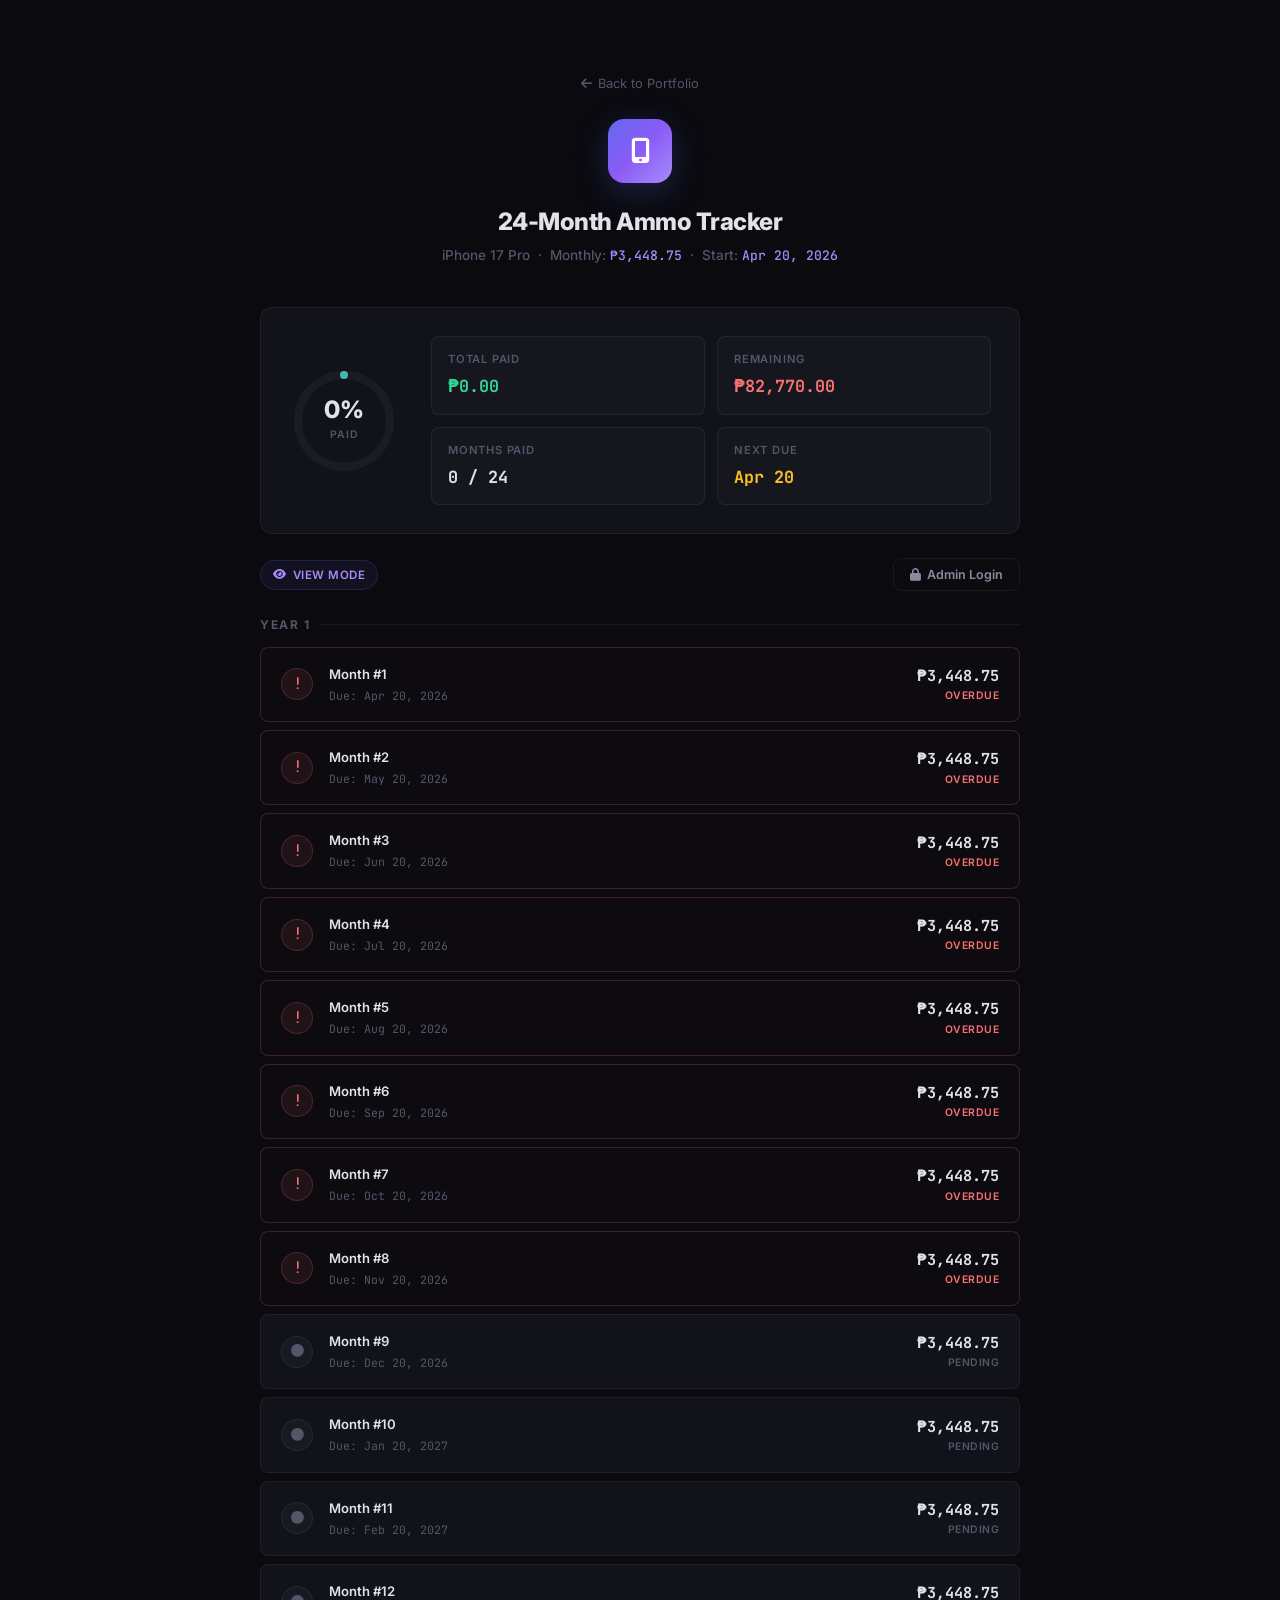
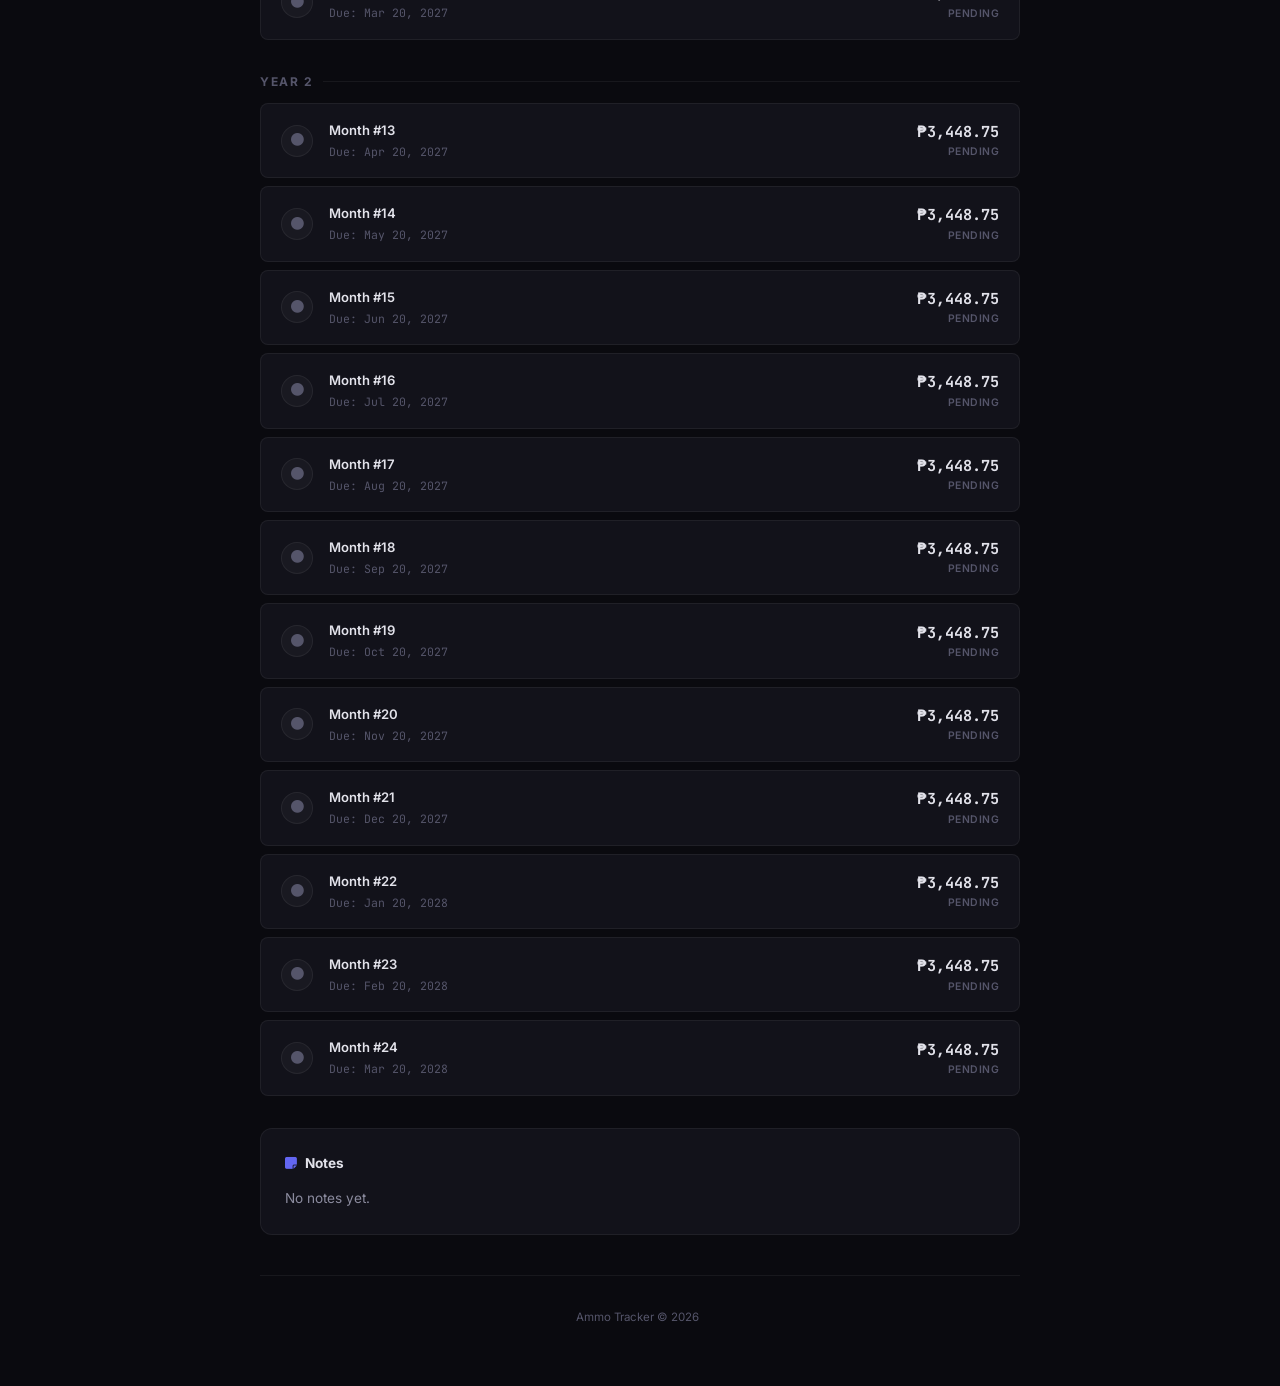
<file: ammo-history/iphone-17-pro/index.html>
<!DOCTYPE html>
<html lang="en">

<head>
    <meta charset="UTF-8">
    <meta name="viewport" content="width=device-width, initial-scale=1.0">
    <title>Ammo Tracker — iPhone 17 Pro</title>
    <meta name="description" content="24-Month Payment Tracker for iPhone 17 Pro">
    <link rel="preconnect" href="https://fonts.googleapis.com">
    <link rel="preconnect" href="https://fonts.gstatic.com" crossorigin>
    <link
        href="https://fonts.googleapis.com/css2?family=Inter:wght@300;400;500;600;700;800&family=JetBrains+Mono:wght@400;500;600&display=swap"
        rel="stylesheet">
    <link rel="stylesheet" href="https://cdnjs.cloudflare.com/ajax/libs/font-awesome/6.5.1/css/all.min.css">
    <style>
        /* ---- Custom Properties ---- */
        :root {
            --bg: #0a0a0f;
            --bg-card: #12121a;
            --bg-card-hover: #181824;
            --bg-input: #1a1a26;
            --border: rgba(255, 255, 255, 0.06);
            --border-hover: rgba(255, 255, 255, 0.12);
            --text: #e2e2ea;
            --text-secondary: #8b8b9e;
            --text-muted: #55556a;
            --accent: #6366f1;
            --accent-light: #a78bfa;
            --green: #34d399;
            --green-bg: rgba(52, 211, 153, 0.08);
            --green-border: rgba(52, 211, 153, 0.2);
            --red: #f87171;
            --red-bg: rgba(248, 113, 113, 0.08);
            --red-border: rgba(248, 113, 113, 0.2);
            --yellow: #fbbf24;
            --yellow-bg: rgba(251, 191, 36, 0.08);
            --yellow-border: rgba(251, 191, 36, 0.2);
            --gradient: linear-gradient(135deg, #6366f1, #8b5cf6, #a78bfa);
            --radius: 12px;
            --radius-sm: 8px;
            --font: 'Inter', -apple-system, BlinkMacSystemFont, sans-serif;
            --mono: 'JetBrains Mono', monospace;
        }

        /* ---- Reset ---- */
        *,
        *::before,
        *::after {
            margin: 0;
            padding: 0;
            box-sizing: border-box;
        }

        html {
            scroll-behavior: smooth;
        }

        body {
            font-family: var(--font);
            background: var(--bg);
            color: var(--text-secondary);
            line-height: 1.6;
            font-size: 14px;
            -webkit-font-smoothing: antialiased;
            min-height: 100vh;
        }

        ::selection {
            background: rgba(99, 102, 241, 0.3);
            color: #fff;
        }

        /* ---- Layout ---- */
        .page {
            max-width: 800px;
            margin: 0 auto;
            padding: 24px 20px 60px;
        }

        /* ---- Header ---- */
        .header {
            text-align: center;
            padding: 48px 0 40px;
        }

        .header-back {
            display: inline-flex;
            align-items: center;
            gap: 6px;
            font-size: 0.8rem;
            color: var(--text-muted);
            text-decoration: none;
            margin-bottom: 24px;
            transition: color 0.2s;
        }

        .header-back:hover {
            color: var(--accent-light);
        }

        .header-icon {
            width: 64px;
            height: 64px;
            border-radius: 16px;
            background: var(--gradient);
            display: flex;
            align-items: center;
            justify-content: center;
            margin: 0 auto 20px;
            font-size: 1.6rem;
            color: #fff;
            box-shadow: 0 8px 32px rgba(99, 102, 241, 0.25);
        }

        .header h1 {
            font-size: 1.5rem;
            font-weight: 800;
            color: var(--text);
            letter-spacing: -0.5px;
            margin-bottom: 4px;
        }

        .header-sub {
            font-size: 0.85rem;
            color: var(--text-muted);
            font-weight: 500;
        }

        .header-sub span {
            font-family: var(--mono);
            color: var(--accent-light);
            font-size: 0.82rem;
        }

        /* ---- Progress Ring ---- */
        .progress-section {
            display: flex;
            align-items: center;
            gap: 32px;
            background: var(--bg-card);
            border: 1px solid var(--border);
            border-radius: var(--radius);
            padding: 28px;
            margin-bottom: 24px;
        }

        .ring-wrapper {
            flex-shrink: 0;
            position: relative;
            width: 110px;
            height: 110px;
        }

        .ring-wrapper svg {
            transform: rotate(-90deg);
            width: 110px;
            height: 110px;
        }

        .ring-bg {
            fill: none;
            stroke: rgba(255, 255, 255, 0.04);
            stroke-width: 8;
        }

        .ring-fill {
            fill: none;
            stroke: url(#ringGrad);
            stroke-width: 8;
            stroke-linecap: round;
            transition: stroke-dashoffset 1s ease;
        }

        .ring-label {
            position: absolute;
            top: 50%;
            left: 50%;
            transform: translate(-50%, -50%);
            text-align: center;
        }

        .ring-percent {
            font-size: 1.5rem;
            font-weight: 800;
            color: var(--text);
            line-height: 1;
            display: block;
        }

        .ring-ptext {
            font-size: 0.65rem;
            color: var(--text-muted);
            text-transform: uppercase;
            letter-spacing: 1px;
            font-weight: 600;
        }

        .stats-grid {
            flex: 1;
            display: grid;
            grid-template-columns: 1fr 1fr;
            gap: 12px;
        }

        .stat-box {
            background: rgba(255, 255, 255, 0.02);
            border: 1px solid var(--border);
            border-radius: var(--radius-sm);
            padding: 14px 16px;
        }

        .stat-box .label {
            font-size: 0.7rem;
            color: var(--text-muted);
            text-transform: uppercase;
            letter-spacing: 0.8px;
            font-weight: 600;
            margin-bottom: 4px;
        }

        .stat-box .value {
            font-size: 1.05rem;
            font-weight: 700;
            color: var(--text);
            font-family: var(--mono);
        }

        .stat-box .value.green {
            color: var(--green);
        }

        .stat-box .value.red {
            color: var(--red);
        }

        .stat-box .value.yellow {
            color: var(--yellow);
        }

        /* ---- Admin Bar ---- */
        .admin-bar {
            display: flex;
            align-items: center;
            justify-content: space-between;
            gap: 12px;
            margin-bottom: 24px;
            flex-wrap: wrap;
        }

        .admin-bar-left {
            display: flex;
            align-items: center;
            gap: 10px;
        }

        .admin-badge {
            display: inline-flex;
            align-items: center;
            gap: 6px;
            font-size: 0.72rem;
            font-weight: 600;
            padding: 5px 12px;
            border-radius: 50px;
            text-transform: uppercase;
            letter-spacing: 0.5px;
        }

        .admin-badge.viewer {
            background: rgba(99, 102, 241, 0.08);
            color: var(--accent-light);
            border: 1px solid rgba(99, 102, 241, 0.2);
        }

        .admin-badge.editor {
            background: var(--green-bg);
            color: var(--green);
            border: 1px solid var(--green-border);
        }

        .btn {
            display: inline-flex;
            align-items: center;
            gap: 6px;
            padding: 8px 16px;
            border-radius: var(--radius-sm);
            font-size: 0.78rem;
            font-weight: 600;
            font-family: var(--font);
            cursor: pointer;
            border: none;
            transition: all 0.2s;
        }

        .btn-ghost {
            background: transparent;
            color: var(--text-secondary);
            border: 1px solid var(--border);
        }

        .btn-ghost:hover {
            border-color: var(--border-hover);
            color: var(--text);
            background: rgba(255, 255, 255, 0.03);
        }

        .btn-accent {
            background: var(--gradient);
            color: #fff;
            box-shadow: 0 2px 12px rgba(99, 102, 241, 0.25);
        }

        .btn-accent:hover {
            box-shadow: 0 4px 20px rgba(99, 102, 241, 0.35);
            transform: translateY(-1px);
        }

        .btn-green {
            background: var(--green-bg);
            color: var(--green);
            border: 1px solid var(--green-border);
        }

        .btn-green:hover {
            background: rgba(52, 211, 153, 0.15);
        }

        .btn-red {
            background: var(--red-bg);
            color: var(--red);
            border: 1px solid var(--red-border);
        }

        .btn-red:hover {
            background: rgba(248, 113, 113, 0.15);
        }

        /* ---- Year Section ---- */
        .year-section {
            margin-bottom: 32px;
        }

        .year-label {
            font-size: 0.75rem;
            font-weight: 700;
            color: var(--text-muted);
            text-transform: uppercase;
            letter-spacing: 1.5px;
            margin-bottom: 12px;
            display: flex;
            align-items: center;
            gap: 10px;
        }

        .year-label::after {
            content: '';
            flex: 1;
            height: 1px;
            background: var(--border);
        }

        /* ---- Payment Row ---- */
        .payment-row {
            display: flex;
            align-items: center;
            gap: 16px;
            background: var(--bg-card);
            border: 1px solid var(--border);
            border-radius: var(--radius-sm);
            padding: 16px 20px;
            margin-bottom: 8px;
            transition: all 0.2s;
        }

        .payment-row:hover {
            border-color: var(--border-hover);
            background: var(--bg-card-hover);
        }

        .payment-row.paid {
            border-color: var(--green-border);
            background: rgba(52, 211, 153, 0.02);
        }

        .payment-row.overdue {
            border-color: var(--red-border);
            background: rgba(248, 113, 113, 0.02);
        }

        .payment-row.upcoming {
            border-color: var(--yellow-border);
            background: rgba(251, 191, 36, 0.02);
        }

        .pay-status-icon {
            width: 32px;
            height: 32px;
            border-radius: 50%;
            display: flex;
            align-items: center;
            justify-content: center;
            flex-shrink: 0;
            font-size: 0.8rem;
        }

        .pay-status-icon.paid-icon {
            background: var(--green-bg);
            color: var(--green);
            border: 1px solid var(--green-border);
        }

        .pay-status-icon.pending-icon {
            background: rgba(255, 255, 255, 0.03);
            color: var(--text-muted);
            border: 1px solid var(--border);
        }

        .pay-status-icon.overdue-icon {
            background: var(--red-bg);
            color: var(--red);
            border: 1px solid var(--red-border);
        }

        .pay-status-icon.upcoming-icon {
            background: var(--yellow-bg);
            color: var(--yellow);
            border: 1px solid var(--yellow-border);
        }

        .pay-info {
            flex: 1;
            min-width: 0;
        }

        .pay-month {
            font-size: 0.82rem;
            font-weight: 600;
            color: var(--text);
            margin-bottom: 2px;
        }

        .pay-date {
            font-size: 0.72rem;
            color: var(--text-muted);
            font-family: var(--mono);
        }

        .pay-amount {
            text-align: right;
            flex-shrink: 0;
        }

        .pay-amount .amount {
            font-size: 0.95rem;
            font-weight: 700;
            color: var(--text);
            font-family: var(--mono);
        }

        .pay-amount .paid-label {
            font-size: 0.65rem;
            font-weight: 600;
            text-transform: uppercase;
            letter-spacing: 0.5px;
        }

        .pay-amount .paid-label.yes {
            color: var(--green);
        }

        .pay-amount .paid-label.no {
            color: var(--text-muted);
        }

        .pay-amount .paid-label.overdue-text {
            color: var(--red);
        }

        .pay-amount .paid-label.upcoming-text {
            color: var(--yellow);
        }

        .pay-actions {
            display: flex;
            gap: 6px;
            flex-shrink: 0;
        }

        .pay-actions .btn {
            padding: 6px 10px;
            font-size: 0.7rem;
        }

        .pay-paid-info {
            font-size: 0.68rem;
            color: var(--green);
            font-family: var(--mono);
            margin-top: 2px;
        }

        /* ---- Notes Section ---- */
        .notes-section {
            background: var(--bg-card);
            border: 1px solid var(--border);
            border-radius: var(--radius);
            padding: 24px;
            margin-top: 32px;
        }

        .notes-section h3 {
            font-size: 0.85rem;
            font-weight: 700;
            color: var(--text);
            margin-bottom: 12px;
            display: flex;
            align-items: center;
            gap: 8px;
        }

        .notes-section h3 i {
            color: var(--accent);
        }

        .notes-text {
            font-size: 0.85rem;
            color: var(--text-secondary);
            white-space: pre-wrap;
            line-height: 1.7;
        }

        .notes-textarea {
            width: 100%;
            min-height: 80px;
            background: var(--bg-input);
            border: 1px solid var(--border);
            border-radius: var(--radius-sm);
            color: var(--text);
            font-family: var(--font);
            font-size: 0.85rem;
            padding: 12px;
            resize: vertical;
            outline: none;
            transition: border-color 0.2s;
        }

        .notes-textarea:focus {
            border-color: var(--accent);
        }

        /* ---- Modal ---- */
        .modal-overlay {
            display: none;
            position: fixed;
            inset: 0;
            background: rgba(0, 0, 0, 0.7);
            backdrop-filter: blur(8px);
            z-index: 1000;
            align-items: center;
            justify-content: center;
            padding: 20px;
        }

        .modal-overlay.active {
            display: flex;
        }

        .modal {
            background: var(--bg-card);
            border: 1px solid var(--border);
            border-radius: var(--radius);
            padding: 32px;
            max-width: 400px;
            width: 100%;
            animation: modalIn 0.25s ease;
        }

        @keyframes modalIn {
            from {
                opacity: 0;
                transform: scale(0.95) translateY(10px);
            }

            to {
                opacity: 1;
                transform: scale(1) translateY(0);
            }
        }

        .modal h3 {
            font-size: 1.1rem;
            font-weight: 700;
            color: var(--text);
            margin-bottom: 8px;
        }

        .modal p {
            font-size: 0.82rem;
            color: var(--text-muted);
            margin-bottom: 20px;
        }

        .modal-input {
            width: 100%;
            padding: 12px 16px;
            background: var(--bg-input);
            border: 1px solid var(--border);
            border-radius: var(--radius-sm);
            color: var(--text);
            font-family: var(--font);
            font-size: 0.9rem;
            outline: none;
            margin-bottom: 16px;
            transition: border-color 0.2s;
        }

        .modal-input:focus {
            border-color: var(--accent);
        }

        .modal-actions {
            display: flex;
            gap: 8px;
            justify-content: flex-end;
        }

        .modal-error {
            font-size: 0.75rem;
            color: var(--red);
            margin-bottom: 12px;
            display: none;
        }

        /* ---- Pay Modal ---- */
        .pay-modal-date {
            width: 100%;
            padding: 12px 16px;
            background: var(--bg-input);
            border: 1px solid var(--border);
            border-radius: var(--radius-sm);
            color: var(--text);
            font-family: var(--font);
            font-size: 0.9rem;
            outline: none;
            margin-bottom: 12px;
            transition: border-color 0.2s;
            color-scheme: dark;
        }

        .pay-modal-date:focus {
            border-color: var(--accent);
        }

        .pay-modal-amount {
            width: 100%;
            padding: 12px 16px;
            background: var(--bg-input);
            border: 1px solid var(--border);
            border-radius: var(--radius-sm);
            color: var(--text);
            font-family: var(--mono);
            font-size: 0.9rem;
            outline: none;
            margin-bottom: 16px;
            transition: border-color 0.2s;
        }

        .pay-modal-amount:focus {
            border-color: var(--accent);
        }

        .field-label {
            font-size: 0.72rem;
            font-weight: 600;
            color: var(--text-muted);
            text-transform: uppercase;
            letter-spacing: 0.5px;
            margin-bottom: 6px;
            display: block;
        }

        /* ---- Footer ---- */
        .tracker-footer {
            text-align: center;
            padding: 32px 0 0;
            border-top: 1px solid var(--border);
            margin-top: 40px;
        }

        .tracker-footer p {
            font-size: 0.72rem;
            color: var(--text-muted);
        }

        /* ---- Toast ---- */
        .toast {
            position: fixed;
            bottom: 24px;
            right: 24px;
            background: var(--bg-card);
            border: 1px solid var(--green-border);
            border-radius: var(--radius-sm);
            padding: 12px 20px;
            color: var(--green);
            font-size: 0.82rem;
            font-weight: 600;
            display: flex;
            align-items: center;
            gap: 8px;
            z-index: 2000;
            animation: toastIn 0.3s ease;
            box-shadow: 0 8px 32px rgba(0, 0, 0, 0.4);
        }

        .toast.error {
            border-color: var(--red-border);
            color: var(--red);
        }

        @keyframes toastIn {
            from {
                opacity: 0;
                transform: translateY(16px);
            }

            to {
                opacity: 1;
                transform: translateY(0);
            }
        }

        /* ---- Responsive ---- */
        @media (max-width: 640px) {
            .page {
                padding: 16px 14px 48px;
            }

            .header {
                padding: 32px 0 28px;
            }

            .progress-section {
                flex-direction: column;
                gap: 20px;
                padding: 20px;
            }

            .stats-grid {
                grid-template-columns: 1fr 1fr;
                gap: 8px;
            }

            .payment-row {
                flex-wrap: wrap;
                padding: 14px 16px;
                gap: 10px;
            }

            .pay-actions {
                width: 100%;
                justify-content: flex-end;
            }

            .admin-bar {
                flex-direction: column;
                align-items: flex-start;
                gap: 10px;
            }
        }

        @media (max-width: 380px) {
            .stats-grid {
                grid-template-columns: 1fr;
            }
        }

        /* Hide admin elements when not in admin mode */
        body:not(.admin-mode) .admin-only {
            display: none !important;
        }
    </style>
</head>

<body>
    <!-- Password Modal -->
    <div class="modal-overlay" id="passwordModal">
        <div class="modal">
            <h3><i class="fas fa-lock" style="color:var(--accent);margin-right:6px;"></i> Admin Access</h3>
            <p>Enter the admin password to edit payments.</p>
            <div class="modal-error" id="passError">Incorrect password. Please try again.</div>
            <input type="password" class="modal-input" id="passwordInput" placeholder="Enter password..."
                autocomplete="off">
            <div class="modal-actions">
                <button class="btn btn-ghost" onclick="closePasswordModal()">Cancel</button>
                <button class="btn btn-accent" onclick="submitPassword()">
                    <i class="fas fa-unlock"></i> Unlock
                </button>
            </div>
        </div>
    </div>

    <!-- Mark Paid Modal -->
    <div class="modal-overlay" id="payModal">
        <div class="modal">
            <h3><i class="fas fa-check-circle" style="color:var(--green);margin-right:6px;"></i> Mark as Paid</h3>
            <p id="payModalTitle">Month #1 — Apr 20, 2026</p>
            <label class="field-label">Date Paid</label>
            <input type="date" class="pay-modal-date" id="payDate">
            <label class="field-label">Amount Paid (₱)</label>
            <input type="number" class="pay-modal-amount" id="payAmount" step="0.01">
            <div class="modal-actions">
                <button class="btn btn-ghost" onclick="closePayModal()">Cancel</button>
                <button class="btn btn-green" onclick="confirmPay()">
                    <i class="fas fa-check"></i> Confirm
                </button>
            </div>
        </div>
    </div>

    <div class="page">
        <!-- Header -->
        <div class="header">
            <a href="../../" class="header-back">
                <i class="fas fa-arrow-left"></i> Back to Portfolio
            </a>
            <div class="header-icon">
                <i class="fas fa-mobile-alt"></i>
            </div>
            <h1>24-Month Ammo Tracker</h1>
            <p class="header-sub">
                iPhone 17 Pro &nbsp;·&nbsp; Monthly: <span>₱3,448.75</span> &nbsp;·&nbsp; Start: <span>Apr 20,
                    2026</span>
            </p>
        </div>

        <!-- Progress -->
        <div class="progress-section">
            <div class="ring-wrapper">
                <svg viewBox="0 0 110 110">
                    <defs>
                        <linearGradient id="ringGrad" x1="0%" y1="0%" x2="100%" y2="100%">
                            <stop offset="0%" stop-color="#6366f1" />
                            <stop offset="100%" stop-color="#34d399" />
                        </linearGradient>
                    </defs>
                    <circle class="ring-bg" cx="55" cy="55" r="46" />
                    <circle class="ring-fill" id="ringFill" cx="55" cy="55" r="46" stroke-dasharray="289.03"
                        stroke-dashoffset="289.03" />
                </svg>
                <div class="ring-label">
                    <span class="ring-percent" id="ringPercent">0%</span>
                    <span class="ring-ptext">Paid</span>
                </div>
            </div>
            <div class="stats-grid">
                <div class="stat-box">
                    <div class="label">Total Paid</div>
                    <div class="value green" id="statPaid">₱0.00</div>
                </div>
                <div class="stat-box">
                    <div class="label">Remaining</div>
                    <div class="value red" id="statRemaining">₱82,770.00</div>
                </div>
                <div class="stat-box">
                    <div class="label">Months Paid</div>
                    <div class="value" id="statMonths">0 / 24</div>
                </div>
                <div class="stat-box">
                    <div class="label">Next Due</div>
                    <div class="value yellow" id="statNext">—</div>
                </div>
            </div>
        </div>

        <!-- Admin Bar -->
        <div class="admin-bar">
            <div class="admin-bar-left">
                <span class="admin-badge viewer" id="modeBadge">
                    <i class="fas fa-eye"></i> View Mode
                </span>
            </div>
            <div style="display:flex;gap:8px;flex-wrap:wrap;">
                <button class="btn btn-ghost" id="loginBtn" onclick="openPasswordModal()">
                    <i class="fas fa-lock"></i> Admin Login
                </button>
                <button class="btn btn-red admin-only" id="logoutBtn" onclick="logout()">
                    <i class="fas fa-sign-out-alt"></i> Logout
                </button>
                <button class="btn btn-accent admin-only" onclick="downloadJSON()">
                    <i class="fas fa-download"></i> Export JSON
                </button>
            </div>
        </div>

        <!-- Payments List -->
        <div id="paymentsList"></div>

        <!-- Notes -->
        <div class="notes-section">
            <h3><i class="fas fa-sticky-note"></i> Notes</h3>
            <div id="notesView" class="notes-text">No notes yet.</div>
            <textarea id="notesEdit" class="notes-textarea admin-only" placeholder="Add notes here..."
                oninput="updateNotes()"></textarea>
        </div>

        <!-- Footer -->
        <div class="tracker-footer">
            <p>Ammo Tracker &copy; 2026 &nbsp;</p>
        </div>
    </div>

    <script>
        // ---- Config ----
        // SHA-256 hash (for HTTPS/localhost) and DJB2 fallback hash (for file:///HTTP)
        const PASS_HASH_SHA256 = 'f9c655065f99ac44e3e1cefc04c85ca4766cd5d8e93e9dcdceee1fe2a81e3985';
        const PASS_HASH_DJB2 = '000000000000000000000000000000000000000000000000000000006b3e2e31';
        let data = null;
        let isAdmin = false;
        let currentPayIndex = -1;

        // ---- Default Data (embedded fallback for file:// protocol) ----
        const DEFAULT_DATA = {
            title: "iPhone 17 Pro",
            startDate: "2026-04-20",
            monthlyAmmo: 3448.75,
            totalMonths: 24,
            notes: "",
            payments: [
                { month: 1, dueDate: "2026-04-20", amount: 3448.75, paid: false, paidDate: null, paidAmount: null },
                { month: 2, dueDate: "2026-05-20", amount: 3448.75, paid: false, paidDate: null, paidAmount: null },
                { month: 3, dueDate: "2026-06-20", amount: 3448.75, paid: false, paidDate: null, paidAmount: null },
                { month: 4, dueDate: "2026-07-20", amount: 3448.75, paid: false, paidDate: null, paidAmount: null },
                { month: 5, dueDate: "2026-08-20", amount: 3448.75, paid: false, paidDate: null, paidAmount: null },
                { month: 6, dueDate: "2026-09-20", amount: 3448.75, paid: false, paidDate: null, paidAmount: null },
                { month: 7, dueDate: "2026-10-20", amount: 3448.75, paid: false, paidDate: null, paidAmount: null },
                { month: 8, dueDate: "2026-11-20", amount: 3448.75, paid: false, paidDate: null, paidAmount: null },
                { month: 9, dueDate: "2026-12-20", amount: 3448.75, paid: false, paidDate: null, paidAmount: null },
                { month: 10, dueDate: "2027-01-20", amount: 3448.75, paid: false, paidDate: null, paidAmount: null },
                { month: 11, dueDate: "2027-02-20", amount: 3448.75, paid: false, paidDate: null, paidAmount: null },
                { month: 12, dueDate: "2027-03-20", amount: 3448.75, paid: false, paidDate: null, paidAmount: null },
                { month: 13, dueDate: "2027-04-20", amount: 3448.75, paid: false, paidDate: null, paidAmount: null },
                { month: 14, dueDate: "2027-05-20", amount: 3448.75, paid: false, paidDate: null, paidAmount: null },
                { month: 15, dueDate: "2027-06-20", amount: 3448.75, paid: false, paidDate: null, paidAmount: null },
                { month: 16, dueDate: "2027-07-20", amount: 3448.75, paid: false, paidDate: null, paidAmount: null },
                { month: 17, dueDate: "2027-08-20", amount: 3448.75, paid: false, paidDate: null, paidAmount: null },
                { month: 18, dueDate: "2027-09-20", amount: 3448.75, paid: false, paidDate: null, paidAmount: null },
                { month: 19, dueDate: "2027-10-20", amount: 3448.75, paid: false, paidDate: null, paidAmount: null },
                { month: 20, dueDate: "2027-11-20", amount: 3448.75, paid: false, paidDate: null, paidAmount: null },
                { month: 21, dueDate: "2027-12-20", amount: 3448.75, paid: false, paidDate: null, paidAmount: null },
                { month: 22, dueDate: "2028-01-20", amount: 3448.75, paid: false, paidDate: null, paidAmount: null },
                { month: 23, dueDate: "2028-02-20", amount: 3448.75, paid: false, paidDate: null, paidAmount: null },
                { month: 24, dueDate: "2028-03-20", amount: 3448.75, paid: false, paidDate: null, paidAmount: null }
            ]
        };

        // ---- Init ----
        async function init() {
            // 1. Try localStorage first (admin edits persist here)
            const localData = localStorage.getItem('ammo-payments');
            if (localData) {
                data = JSON.parse(localData);
            } else {
                // 2. Try fetching payments.json (works on GitHub Pages)
                try {
                    const resp = await fetch('payments.json?' + Date.now());
                    if (resp.ok) {
                        data = await resp.json();
                    } else {
                        throw new Error('Fetch failed');
                    }
                } catch (e) {
                    // 3. Use embedded default data (works on file://)
                    data = JSON.parse(JSON.stringify(DEFAULT_DATA));
                }
            }

            // Check if admin session is active
            if (sessionStorage.getItem('ammo-admin') === 'true') {
                isAdmin = true;
                document.body.classList.add('admin-mode');
                updateModeBadge();
            }

            render();
        }

        // ---- Render ----
        function render() {
            renderProgress();
            renderPayments();
            renderNotes();
        }

        function renderProgress() {
            const paid = data.payments.filter(p => p.paid);
            const paidCount = paid.length;
            const total = data.payments.length;
            const paidAmount = paid.reduce((s, p) => s + (p.paidAmount || p.amount), 0);
            const totalAmount = data.payments.reduce((s, p) => s + p.amount, 0);
            const remaining = totalAmount - paidAmount;
            const percent = total > 0 ? Math.round((paidCount / total) * 100) : 0;

            // Ring
            const circ = 2 * Math.PI * 46; // ~289.03
            const offset = circ - (circ * percent / 100);
            document.getElementById('ringFill').style.strokeDashoffset = offset;
            document.getElementById('ringPercent').textContent = percent + '%';

            // Stats
            document.getElementById('statPaid').textContent = formatCurrency(paidAmount);
            document.getElementById('statRemaining').textContent = formatCurrency(remaining);
            document.getElementById('statMonths').textContent = paidCount + ' / ' + total;

            // Next due
            const today = new Date();
            today.setHours(0, 0, 0, 0);
            const nextDue = data.payments.find(p => !p.paid);
            if (nextDue) {
                document.getElementById('statNext').textContent = formatShortDate(nextDue.dueDate);
            } else {
                document.getElementById('statNext').textContent = 'All Paid! 🎉';
                document.getElementById('statNext').className = 'value green';
            }
        }

        function renderPayments() {
            const container = document.getElementById('paymentsList');
            container.innerHTML = '';

            const today = new Date();
            today.setHours(0, 0, 0, 0);

            // Group by year
            const years = {};
            data.payments.forEach((p, i) => {
                const due = new Date(p.dueDate);
                const startYear = new Date(data.startDate).getFullYear();
                const yearNum = due.getFullYear() <= startYear ? 1 :
                    (due.getMonth() >= new Date(data.startDate).getMonth() &&
                        due.getFullYear() === startYear + 1) ? 2 :
                        due.getFullYear() === startYear ? 1 : 2;

                // Simpler: months 1-12 = Year 1, months 13-24 = Year 2
                const yr = p.month <= 12 ? 1 : 2;
                if (!years[yr]) years[yr] = [];
                years[yr].push({ ...p, index: i });
            });

            Object.keys(years).sort().forEach(yr => {
                const yearDiv = document.createElement('div');
                yearDiv.className = 'year-section';

                const label = document.createElement('div');
                label.className = 'year-label';
                label.textContent = 'Year ' + yr;
                yearDiv.appendChild(label);

                years[yr].forEach(p => {
                    const dueDate = new Date(p.dueDate);
                    dueDate.setHours(0, 0, 0, 0);
                    const isOverdue = !p.paid && dueDate < today;
                    const isUpcoming = !p.paid && dueDate >= today && dueDate <= new Date(today.getTime() + 7 * 24 * 60 * 60 * 1000);

                    const row = document.createElement('div');
                    row.className = 'payment-row' +
                        (p.paid ? ' paid' : '') +
                        (isOverdue ? ' overdue' : '') +
                        (isUpcoming && !isOverdue ? ' upcoming' : '');

                    const iconClass = p.paid ? 'paid-icon' :
                        isOverdue ? 'overdue-icon' :
                            isUpcoming ? 'upcoming-icon' : 'pending-icon';

                    const iconFa = p.paid ? 'fa-check' :
                        isOverdue ? 'fa-exclamation' :
                            isUpcoming ? 'fa-clock' : 'fa-circle';

                    const statusText = p.paid ? 'Paid' :
                        isOverdue ? 'Overdue' :
                            isUpcoming ? 'Due Soon' : 'Pending';

                    const statusClass = p.paid ? 'yes' :
                        isOverdue ? 'overdue-text' :
                            isUpcoming ? 'upcoming-text' : 'no';

                    let paidInfo = '';
                    if (p.paid && p.paidDate) {
                        paidInfo = `<div class="pay-paid-info">Paid ${formatShortDate(p.paidDate)}${p.paidAmount && p.paidAmount !== p.amount ? ' · ' + formatCurrency(p.paidAmount) : ''}</div>`;
                    }

                    let actions = '';
                    if (isAdmin) {
                        if (!p.paid) {
                            actions = `<div class="pay-actions admin-only">
                                <button class="btn btn-green" onclick="openPayModal(${p.index})">
                                    <i class="fas fa-check"></i> Pay
                                </button>
                            </div>`;
                        } else {
                            actions = `<div class="pay-actions admin-only">
                                <button class="btn btn-ghost" onclick="unmarkPaid(${p.index})">
                                    <i class="fas fa-undo"></i> Undo
                                </button>
                            </div>`;
                        }
                    }

                    row.innerHTML = `
                        <div class="pay-status-icon ${iconClass}">
                            <i class="fas ${iconFa}"></i>
                        </div>
                        <div class="pay-info">
                            <div class="pay-month">Month #${p.month}</div>
                            <div class="pay-date">Due: ${formatLongDate(p.dueDate)}</div>
                            ${paidInfo}
                        </div>
                        <div class="pay-amount">
                            <div class="amount">${formatCurrency(p.amount)}</div>
                            <div class="paid-label ${statusClass}">${statusText}</div>
                        </div>
                        ${actions}
                    `;

                    yearDiv.appendChild(row);
                });

                container.appendChild(yearDiv);
            });
        }

        function renderNotes() {
            const view = document.getElementById('notesView');
            const edit = document.getElementById('notesEdit');
            view.textContent = data.notes || 'No notes yet.';
            edit.value = data.notes || '';
        }

        // ---- Admin / Password ----
        async function hashPassword(password) {
            // Check if crypto.subtle is available (requires HTTPS or localhost)
            if (crypto.subtle) {
                const encoder = new TextEncoder();
                const data = encoder.encode(password);
                const hashBuffer = await crypto.subtle.digest('SHA-256', data);
                const hashArray = Array.from(new Uint8Array(hashBuffer));
                return hashArray.map(b => b.toString(16).padStart(2, '0')).join('');
            } else {
                // Fallback for insecure contexts (file:// or HTTP)
                // Simple DJB2-like hash for compatibility
                let hash = 5381;
                for (let i = 0; i < password.length; i++) {
                    hash = ((hash << 5) + hash) + password.charCodeAt(i);
                }
                return (hash >>> 0).toString(16).padStart(64, '0');
            }
        }

        function openPasswordModal() {
            document.getElementById('passwordModal').classList.add('active');
            document.getElementById('passwordInput').value = '';
            document.getElementById('passError').style.display = 'none';
            setTimeout(() => document.getElementById('passwordInput').focus(), 100);
        }

        function closePasswordModal() {
            document.getElementById('passwordModal').classList.remove('active');
        }

        async function submitPassword() {
            const pass = document.getElementById('passwordInput').value;
            const hash = await hashPassword(pass);

            if (hash === PASS_HASH_SHA256 || hash === PASS_HASH_DJB2) {
                isAdmin = true;
                sessionStorage.setItem('ammo-admin', 'true');
                document.body.classList.add('admin-mode');
                updateModeBadge();
                closePasswordModal();
                render();
                showToast('Admin mode activated');
            } else {
                document.getElementById('passError').style.display = 'block';
                document.getElementById('passwordInput').value = '';
                document.getElementById('passwordInput').focus();
            }
        }

        // Handle Enter key in password input
        document.getElementById('passwordInput').addEventListener('keydown', function (e) {
            if (e.key === 'Enter') submitPassword();
        });

        function logout() {
            isAdmin = false;
            sessionStorage.removeItem('ammo-admin');
            document.body.classList.remove('admin-mode');
            updateModeBadge();
            render();
            showToast('Logged out');
        }

        function updateModeBadge() {
            const badge = document.getElementById('modeBadge');
            const loginBtn = document.getElementById('loginBtn');
            if (isAdmin) {
                badge.className = 'admin-badge editor';
                badge.innerHTML = '<i class="fas fa-pen"></i> Edit Mode';
                loginBtn.style.display = 'none';
            } else {
                badge.className = 'admin-badge viewer';
                badge.innerHTML = '<i class="fas fa-eye"></i> View Mode';
                loginBtn.style.display = '';
            }
        }

        // ---- Pay / Unpay ----
        function openPayModal(index) {
            currentPayIndex = index;
            const p = data.payments[index];
            document.getElementById('payModalTitle').textContent =
                `Month #${p.month} — ${formatLongDate(p.dueDate)}`;
            document.getElementById('payDate').value = new Date().toISOString().split('T')[0];
            document.getElementById('payAmount').value = p.amount;
            document.getElementById('payModal').classList.add('active');
        }

        function closePayModal() {
            document.getElementById('payModal').classList.remove('active');
            currentPayIndex = -1;
        }

        function confirmPay() {
            if (currentPayIndex < 0) return;
            const p = data.payments[currentPayIndex];
            p.paid = true;
            p.paidDate = document.getElementById('payDate').value;
            p.paidAmount = parseFloat(document.getElementById('payAmount').value) || p.amount;
            saveLocal();
            closePayModal();
            render();
            showToast(`Month #${p.month} marked as paid`);
        }

        function unmarkPaid(index) {
            const p = data.payments[index];
            p.paid = false;
            p.paidDate = null;
            p.paidAmount = null;
            saveLocal();
            render();
            showToast(`Month #${p.month} unmarked`);
        }

        function updateNotes() {
            data.notes = document.getElementById('notesEdit').value;
            document.getElementById('notesView').textContent = data.notes || 'No notes yet.';
            saveLocal();
        }

        // ---- Storage ----
        function saveLocal() {
            localStorage.setItem('ammo-payments', JSON.stringify(data));
        }

        // ---- Export ----
        function downloadJSON() {
            const json = JSON.stringify(data, null, 2);
            const blob = new Blob([json], { type: 'application/json' });
            const url = URL.createObjectURL(blob);
            const a = document.createElement('a');
            a.href = url;
            a.download = 'payments.json';
            a.click();
            URL.revokeObjectURL(url);
            showToast('JSON downloaded — replace payments.json and push to GitHub');
        }

        // ---- Helpers ----
        function formatCurrency(amount) {
            return '₱' + amount.toLocaleString('en-PH', { minimumFractionDigits: 2, maximumFractionDigits: 2 });
        }

        function formatLongDate(dateStr) {
            const d = new Date(dateStr + 'T00:00:00');
            return d.toLocaleDateString('en-US', { month: 'short', day: 'numeric', year: 'numeric' });
        }

        function formatShortDate(dateStr) {
            const d = new Date(dateStr + 'T00:00:00');
            return d.toLocaleDateString('en-US', { month: 'short', day: 'numeric' });
        }

        // ---- Toast ----
        function showToast(msg, isError = false) {
            const old = document.querySelector('.toast');
            if (old) old.remove();

            const toast = document.createElement('div');
            toast.className = 'toast' + (isError ? ' error' : '');
            toast.innerHTML = `<i class="fas ${isError ? 'fa-times-circle' : 'fa-check-circle'}"></i> ${msg}`;
            document.body.appendChild(toast);
            setTimeout(() => toast.remove(), 3500);
        }

        // ---- Start ----
        init();
    </script>
</body>

</html>
</file>
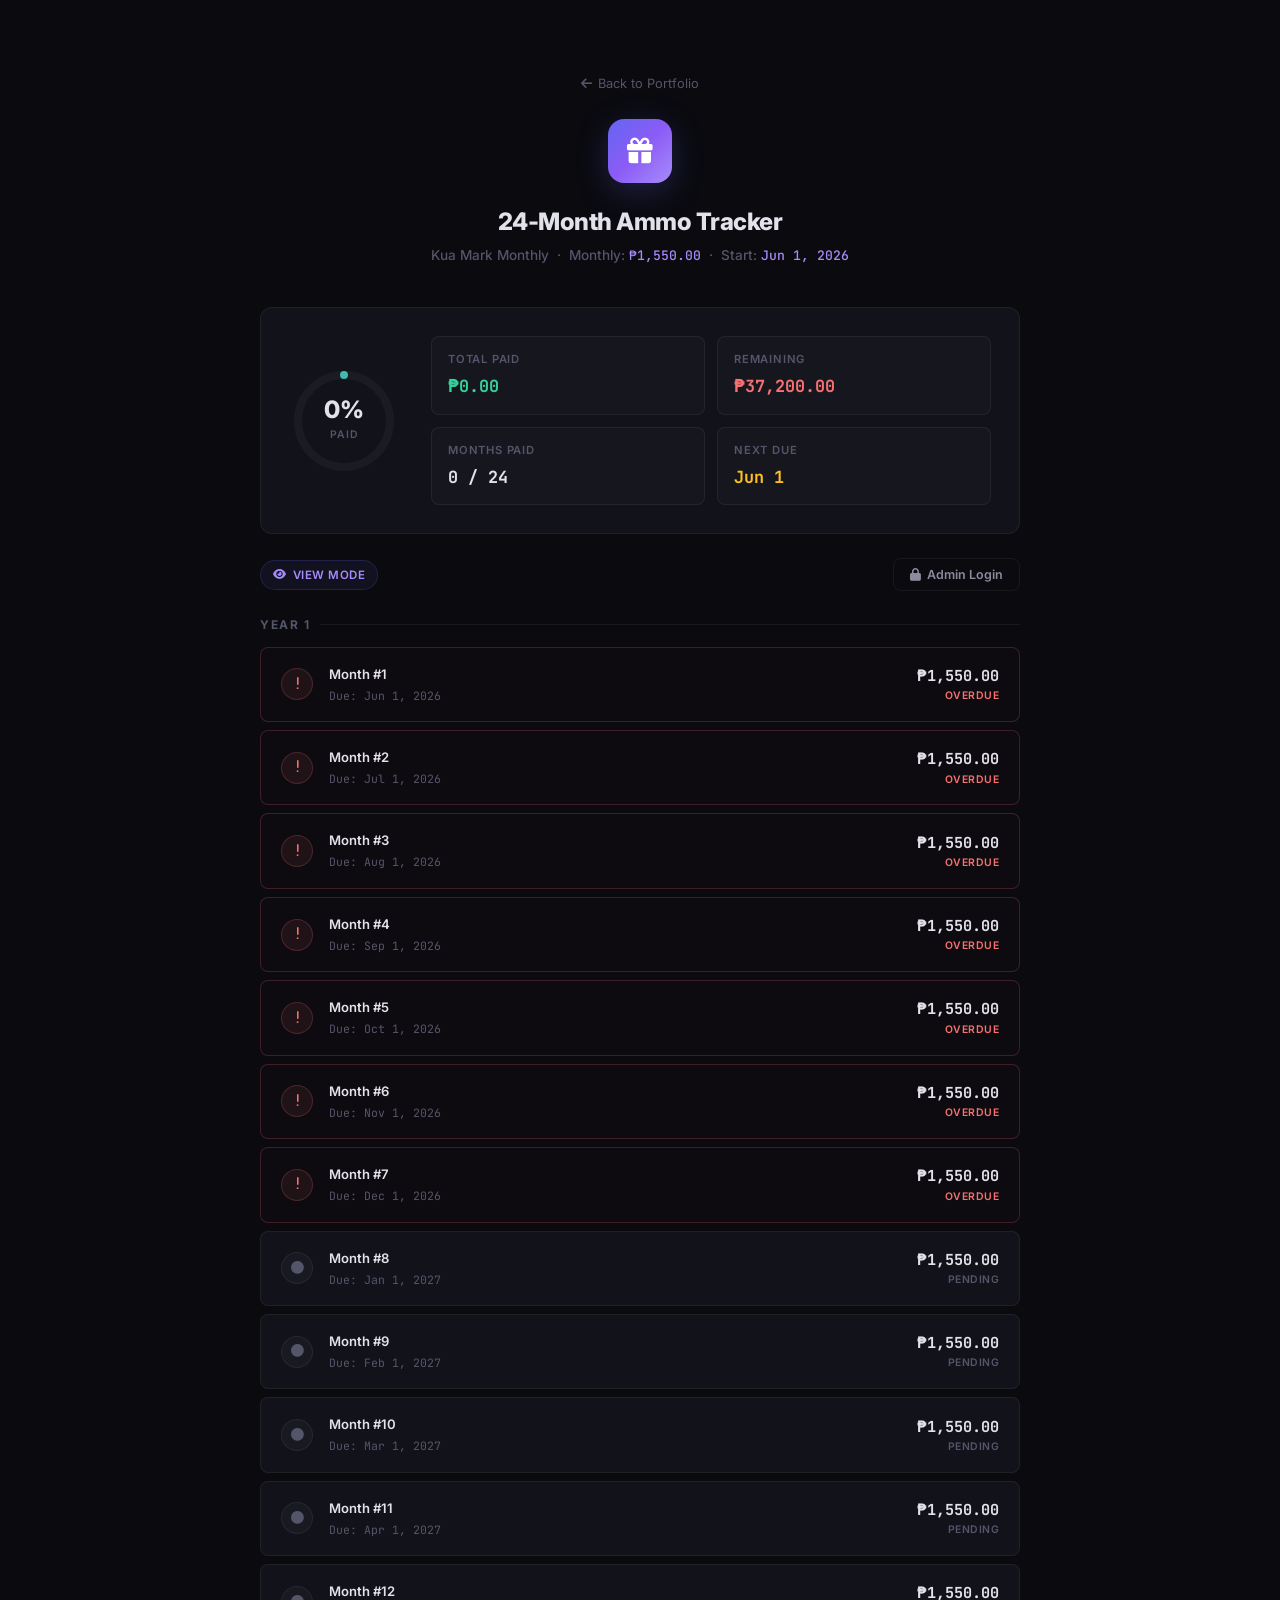
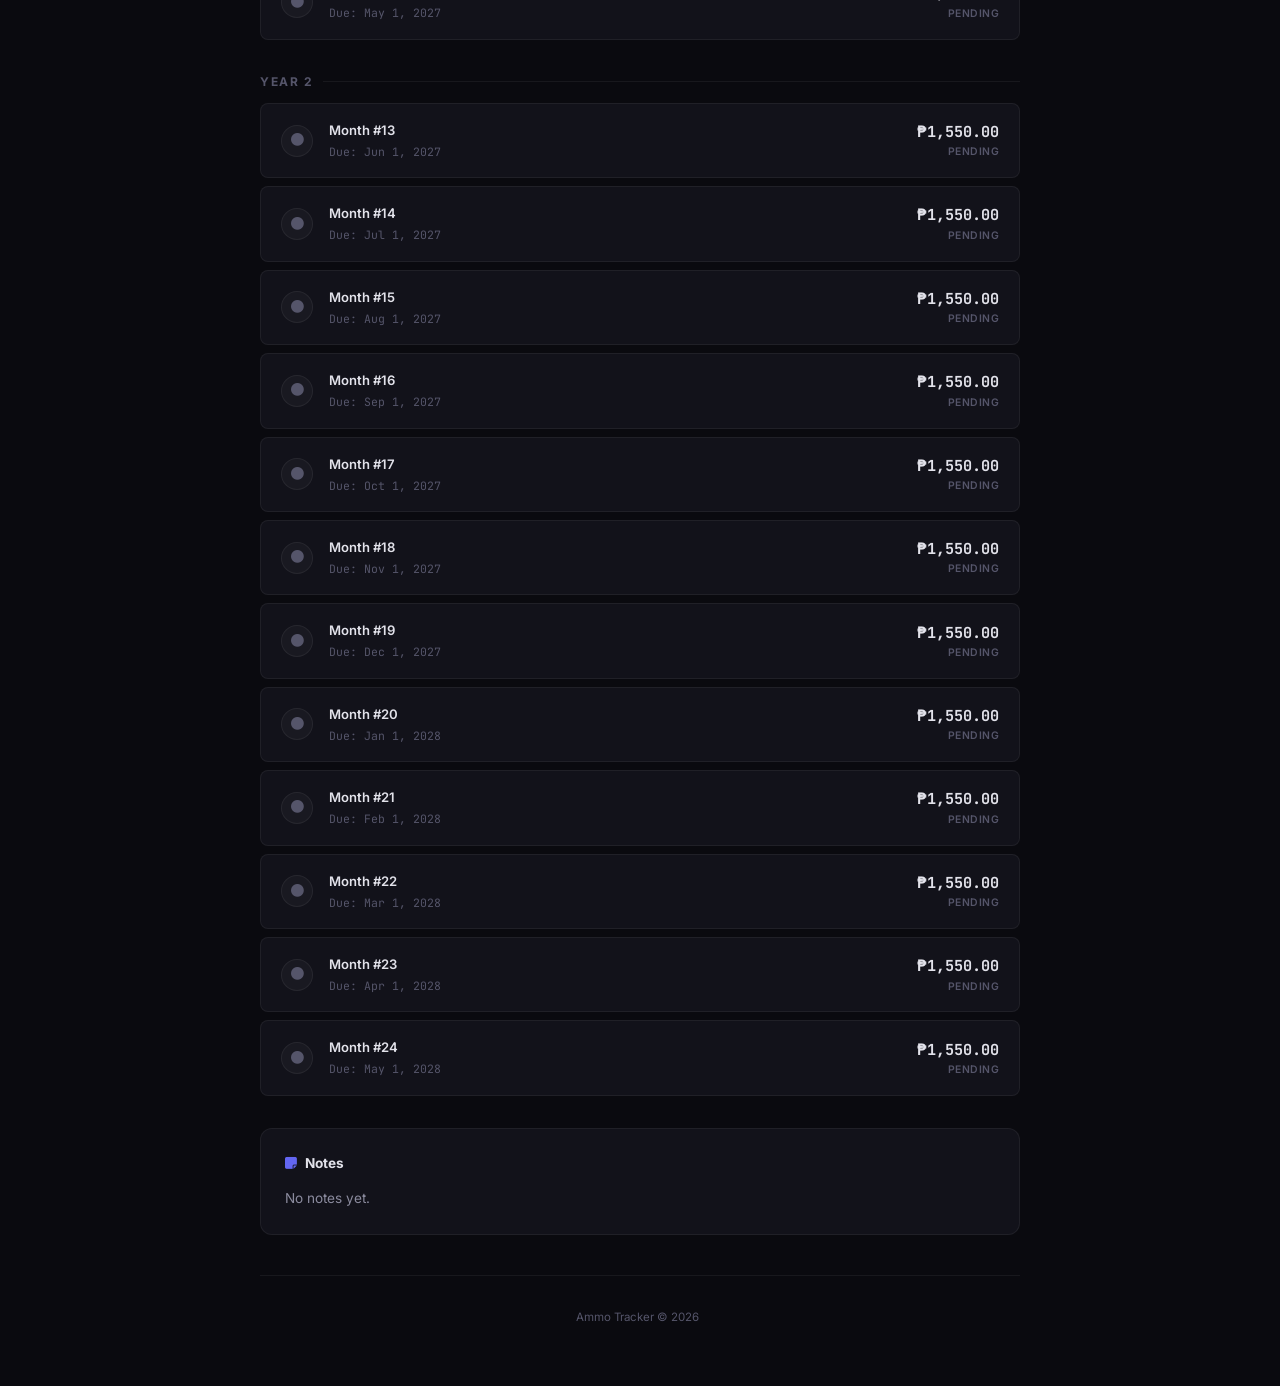
<file: ammo-history/kua-mark-monthly/index.html>
<!DOCTYPE html>
<html lang="en">

<head>
    <meta charset="UTF-8">
    <meta name="viewport" content="width=device-width, initial-scale=1.0">
    <title>Ammo Tracker — Kua Mark Monthly</title>
    <meta name="description" content="24-Month Payment Tracker for Kua Mark Monthly">
    <link rel="preconnect" href="https://fonts.googleapis.com">
    <link rel="preconnect" href="https://fonts.gstatic.com" crossorigin>
    <link
        href="https://fonts.googleapis.com/css2?family=Inter:wght@300;400;500;600;700;800&family=JetBrains+Mono:wght@400;500;600&display=swap"
        rel="stylesheet">
    <link rel="stylesheet" href="https://cdnjs.cloudflare.com/ajax/libs/font-awesome/6.5.1/css/all.min.css">
    <style>
        /* ---- Custom Properties ---- */
        :root {
            --bg: #0a0a0f;
            --bg-card: #12121a;
            --bg-card-hover: #181824;
            --bg-input: #1a1a26;
            --border: rgba(255, 255, 255, 0.06);
            --border-hover: rgba(255, 255, 255, 0.12);
            --text: #e2e2ea;
            --text-secondary: #8b8b9e;
            --text-muted: #55556a;
            --accent: #6366f1;
            --accent-light: #a78bfa;
            --green: #34d399;
            --green-bg: rgba(52, 211, 153, 0.08);
            --green-border: rgba(52, 211, 153, 0.2);
            --red: #f87171;
            --red-bg: rgba(248, 113, 113, 0.08);
            --red-border: rgba(248, 113, 113, 0.2);
            --yellow: #fbbf24;
            --yellow-bg: rgba(251, 191, 36, 0.08);
            --yellow-border: rgba(251, 191, 36, 0.2);
            --gradient: linear-gradient(135deg, #6366f1, #8b5cf6, #a78bfa);
            --radius: 12px;
            --radius-sm: 8px;
            --font: 'Inter', -apple-system, BlinkMacSystemFont, sans-serif;
            --mono: 'JetBrains Mono', monospace;
        }

        /* ---- Reset ---- */
        *,
        *::before,
        *::after {
            margin: 0;
            padding: 0;
            box-sizing: border-box;
        }

        html {
            scroll-behavior: smooth;
        }

        body {
            font-family: var(--font);
            background: var(--bg);
            color: var(--text-secondary);
            line-height: 1.6;
            font-size: 14px;
            -webkit-font-smoothing: antialiased;
            min-height: 100vh;
        }

        ::selection {
            background: rgba(99, 102, 241, 0.3);
            color: #fff;
        }

        /* ---- Layout ---- */
        .page {
            max-width: 800px;
            margin: 0 auto;
            padding: 24px 20px 60px;
        }

        /* ---- Header ---- */
        .header {
            text-align: center;
            padding: 48px 0 40px;
        }

        .header-back {
            display: inline-flex;
            align-items: center;
            gap: 6px;
            font-size: 0.8rem;
            color: var(--text-muted);
            text-decoration: none;
            margin-bottom: 24px;
            transition: color 0.2s;
        }

        .header-back:hover {
            color: var(--accent-light);
        }

        .header-icon {
            width: 64px;
            height: 64px;
            border-radius: 16px;
            background: var(--gradient);
            display: flex;
            align-items: center;
            justify-content: center;
            margin: 0 auto 20px;
            font-size: 1.6rem;
            color: #fff;
            box-shadow: 0 8px 32px rgba(99, 102, 241, 0.25);
        }

        .header h1 {
            font-size: 1.5rem;
            font-weight: 800;
            color: var(--text);
            letter-spacing: -0.5px;
            margin-bottom: 4px;
        }

        .header-sub {
            font-size: 0.85rem;
            color: var(--text-muted);
            font-weight: 500;
        }

        .header-sub span {
            font-family: var(--mono);
            color: var(--accent-light);
            font-size: 0.82rem;
        }

        /* ---- Progress Ring ---- */
        .progress-section {
            display: flex;
            align-items: center;
            gap: 32px;
            background: var(--bg-card);
            border: 1px solid var(--border);
            border-radius: var(--radius);
            padding: 28px;
            margin-bottom: 24px;
        }

        .ring-wrapper {
            flex-shrink: 0;
            position: relative;
            width: 110px;
            height: 110px;
        }

        .ring-wrapper svg {
            transform: rotate(-90deg);
            width: 110px;
            height: 110px;
        }

        .ring-bg {
            fill: none;
            stroke: rgba(255, 255, 255, 0.04);
            stroke-width: 8;
        }

        .ring-fill {
            fill: none;
            stroke: url(#ringGrad);
            stroke-width: 8;
            stroke-linecap: round;
            transition: stroke-dashoffset 1s ease;
        }

        .ring-label {
            position: absolute;
            top: 50%;
            left: 50%;
            transform: translate(-50%, -50%);
            text-align: center;
        }

        .ring-percent {
            font-size: 1.5rem;
            font-weight: 800;
            color: var(--text);
            line-height: 1;
            display: block;
        }

        .ring-ptext {
            font-size: 0.65rem;
            color: var(--text-muted);
            text-transform: uppercase;
            letter-spacing: 1px;
            font-weight: 600;
        }

        .stats-grid {
            flex: 1;
            display: grid;
            grid-template-columns: 1fr 1fr;
            gap: 12px;
        }

        .stat-box {
            background: rgba(255, 255, 255, 0.02);
            border: 1px solid var(--border);
            border-radius: var(--radius-sm);
            padding: 14px 16px;
        }

        .stat-box .label {
            font-size: 0.7rem;
            color: var(--text-muted);
            text-transform: uppercase;
            letter-spacing: 0.8px;
            font-weight: 600;
            margin-bottom: 4px;
        }

        .stat-box .value {
            font-size: 1.05rem;
            font-weight: 700;
            color: var(--text);
            font-family: var(--mono);
        }

        .stat-box .value.green {
            color: var(--green);
        }

        .stat-box .value.red {
            color: var(--red);
        }

        .stat-box .value.yellow {
            color: var(--yellow);
        }

        /* ---- Admin Bar ---- */
        .admin-bar {
            display: flex;
            align-items: center;
            justify-content: space-between;
            gap: 12px;
            margin-bottom: 24px;
            flex-wrap: wrap;
        }

        .admin-bar-left {
            display: flex;
            align-items: center;
            gap: 10px;
        }

        .admin-badge {
            display: inline-flex;
            align-items: center;
            gap: 6px;
            font-size: 0.72rem;
            font-weight: 600;
            padding: 5px 12px;
            border-radius: 50px;
            text-transform: uppercase;
            letter-spacing: 0.5px;
        }

        .admin-badge.viewer {
            background: rgba(99, 102, 241, 0.08);
            color: var(--accent-light);
            border: 1px solid rgba(99, 102, 241, 0.2);
        }

        .admin-badge.editor {
            background: var(--green-bg);
            color: var(--green);
            border: 1px solid var(--green-border);
        }

        .btn {
            display: inline-flex;
            align-items: center;
            gap: 6px;
            padding: 8px 16px;
            border-radius: var(--radius-sm);
            font-size: 0.78rem;
            font-weight: 600;
            font-family: var(--font);
            cursor: pointer;
            border: none;
            transition: all 0.2s;
        }

        .btn-ghost {
            background: transparent;
            color: var(--text-secondary);
            border: 1px solid var(--border);
        }

        .btn-ghost:hover {
            border-color: var(--border-hover);
            color: var(--text);
            background: rgba(255, 255, 255, 0.03);
        }

        .btn-accent {
            background: var(--gradient);
            color: #fff;
            box-shadow: 0 2px 12px rgba(99, 102, 241, 0.25);
        }

        .btn-accent:hover {
            box-shadow: 0 4px 20px rgba(99, 102, 241, 0.35);
            transform: translateY(-1px);
        }

        .btn-green {
            background: var(--green-bg);
            color: var(--green);
            border: 1px solid var(--green-border);
        }

        .btn-green:hover {
            background: rgba(52, 211, 153, 0.15);
        }

        .btn-red {
            background: var(--red-bg);
            color: var(--red);
            border: 1px solid var(--red-border);
        }

        .btn-red:hover {
            background: rgba(248, 113, 113, 0.15);
        }

        /* ---- Year Section ---- */
        .year-section {
            margin-bottom: 32px;
        }

        .year-label {
            font-size: 0.75rem;
            font-weight: 700;
            color: var(--text-muted);
            text-transform: uppercase;
            letter-spacing: 1.5px;
            margin-bottom: 12px;
            display: flex;
            align-items: center;
            gap: 10px;
        }

        .year-label::after {
            content: '';
            flex: 1;
            height: 1px;
            background: var(--border);
        }

        /* ---- Payment Row ---- */
        .payment-row {
            display: flex;
            align-items: center;
            gap: 16px;
            background: var(--bg-card);
            border: 1px solid var(--border);
            border-radius: var(--radius-sm);
            padding: 16px 20px;
            margin-bottom: 8px;
            transition: all 0.2s;
        }

        .payment-row:hover {
            border-color: var(--border-hover);
            background: var(--bg-card-hover);
        }

        .payment-row.paid {
            border-color: var(--green-border);
            background: rgba(52, 211, 153, 0.02);
        }

        .payment-row.overdue {
            border-color: var(--red-border);
            background: rgba(248, 113, 113, 0.02);
        }

        .payment-row.upcoming {
            border-color: var(--yellow-border);
            background: rgba(251, 191, 36, 0.02);
        }

        .pay-status-icon {
            width: 32px;
            height: 32px;
            border-radius: 50%;
            display: flex;
            align-items: center;
            justify-content: center;
            flex-shrink: 0;
            font-size: 0.8rem;
        }

        .pay-status-icon.paid-icon {
            background: var(--green-bg);
            color: var(--green);
            border: 1px solid var(--green-border);
        }

        .pay-status-icon.pending-icon {
            background: rgba(255, 255, 255, 0.03);
            color: var(--text-muted);
            border: 1px solid var(--border);
        }

        .pay-status-icon.overdue-icon {
            background: var(--red-bg);
            color: var(--red);
            border: 1px solid var(--red-border);
        }

        .pay-status-icon.upcoming-icon {
            background: var(--yellow-bg);
            color: var(--yellow);
            border: 1px solid var(--yellow-border);
        }

        .pay-info {
            flex: 1;
            min-width: 0;
        }

        .pay-month {
            font-size: 0.82rem;
            font-weight: 600;
            color: var(--text);
            margin-bottom: 2px;
        }

        .pay-date {
            font-size: 0.72rem;
            color: var(--text-muted);
            font-family: var(--mono);
        }

        .pay-amount {
            text-align: right;
            flex-shrink: 0;
        }

        .pay-amount .amount {
            font-size: 0.95rem;
            font-weight: 700;
            color: var(--text);
            font-family: var(--mono);
        }

        .pay-amount .paid-label {
            font-size: 0.65rem;
            font-weight: 600;
            text-transform: uppercase;
            letter-spacing: 0.5px;
        }

        .pay-amount .paid-label.yes {
            color: var(--green);
        }

        .pay-amount .paid-label.no {
            color: var(--text-muted);
        }

        .pay-amount .paid-label.overdue-text {
            color: var(--red);
        }

        .pay-amount .paid-label.upcoming-text {
            color: var(--yellow);
        }

        .pay-actions {
            display: flex;
            gap: 6px;
            flex-shrink: 0;
        }

        .pay-actions .btn {
            padding: 6px 10px;
            font-size: 0.7rem;
        }

        .pay-paid-info {
            font-size: 0.68rem;
            color: var(--green);
            font-family: var(--mono);
            margin-top: 2px;
        }

        /* ---- Notes Section ---- */
        .notes-section {
            background: var(--bg-card);
            border: 1px solid var(--border);
            border-radius: var(--radius);
            padding: 24px;
            margin-top: 32px;
        }

        .notes-section h3 {
            font-size: 0.85rem;
            font-weight: 700;
            color: var(--text);
            margin-bottom: 12px;
            display: flex;
            align-items: center;
            gap: 8px;
        }

        .notes-section h3 i {
            color: var(--accent);
        }

        .notes-text {
            font-size: 0.85rem;
            color: var(--text-secondary);
            white-space: pre-wrap;
            line-height: 1.7;
        }

        .notes-textarea {
            width: 100%;
            min-height: 80px;
            background: var(--bg-input);
            border: 1px solid var(--border);
            border-radius: var(--radius-sm);
            color: var(--text);
            font-family: var(--font);
            font-size: 0.85rem;
            padding: 12px;
            resize: vertical;
            outline: none;
            transition: border-color 0.2s;
        }

        .notes-textarea:focus {
            border-color: var(--accent);
        }

        /* ---- Modal ---- */
        .modal-overlay {
            display: none;
            position: fixed;
            inset: 0;
            background: rgba(0, 0, 0, 0.7);
            backdrop-filter: blur(8px);
            z-index: 1000;
            align-items: center;
            justify-content: center;
            padding: 20px;
        }

        .modal-overlay.active {
            display: flex;
        }

        .modal {
            background: var(--bg-card);
            border: 1px solid var(--border);
            border-radius: var(--radius);
            padding: 32px;
            max-width: 400px;
            width: 100%;
            animation: modalIn 0.25s ease;
        }

        @keyframes modalIn {
            from {
                opacity: 0;
                transform: scale(0.95) translateY(10px);
            }

            to {
                opacity: 1;
                transform: scale(1) translateY(0);
            }
        }

        .modal h3 {
            font-size: 1.1rem;
            font-weight: 700;
            color: var(--text);
            margin-bottom: 8px;
        }

        .modal p {
            font-size: 0.82rem;
            color: var(--text-muted);
            margin-bottom: 20px;
        }

        .modal-input {
            width: 100%;
            padding: 12px 16px;
            background: var(--bg-input);
            border: 1px solid var(--border);
            border-radius: var(--radius-sm);
            color: var(--text);
            font-family: var(--font);
            font-size: 0.9rem;
            outline: none;
            margin-bottom: 16px;
            transition: border-color 0.2s;
        }

        .modal-input:focus {
            border-color: var(--accent);
        }

        .modal-actions {
            display: flex;
            gap: 8px;
            justify-content: flex-end;
        }

        .modal-error {
            font-size: 0.75rem;
            color: var(--red);
            margin-bottom: 12px;
            display: none;
        }

        /* ---- Pay Modal ---- */
        .pay-modal-date {
            width: 100%;
            padding: 12px 16px;
            background: var(--bg-input);
            border: 1px solid var(--border);
            border-radius: var(--radius-sm);
            color: var(--text);
            font-family: var(--font);
            font-size: 0.9rem;
            outline: none;
            margin-bottom: 12px;
            transition: border-color 0.2s;
            color-scheme: dark;
        }

        .pay-modal-date:focus {
            border-color: var(--accent);
        }

        .pay-modal-amount {
            width: 100%;
            padding: 12px 16px;
            background: var(--bg-input);
            border: 1px solid var(--border);
            border-radius: var(--radius-sm);
            color: var(--text);
            font-family: var(--mono);
            font-size: 0.9rem;
            outline: none;
            margin-bottom: 16px;
            transition: border-color 0.2s;
        }

        .pay-modal-amount:focus {
            border-color: var(--accent);
        }

        .field-label {
            font-size: 0.72rem;
            font-weight: 600;
            color: var(--text-muted);
            text-transform: uppercase;
            letter-spacing: 0.5px;
            margin-bottom: 6px;
            display: block;
        }

        /* ---- Footer ---- */
        .tracker-footer {
            text-align: center;
            padding: 32px 0 0;
            border-top: 1px solid var(--border);
            margin-top: 40px;
        }

        .tracker-footer p {
            font-size: 0.72rem;
            color: var(--text-muted);
        }

        /* ---- Toast ---- */
        .toast {
            position: fixed;
            bottom: 24px;
            right: 24px;
            background: var(--bg-card);
            border: 1px solid var(--green-border);
            border-radius: var(--radius-sm);
            padding: 12px 20px;
            color: var(--green);
            font-size: 0.82rem;
            font-weight: 600;
            display: flex;
            align-items: center;
            gap: 8px;
            z-index: 2000;
            animation: toastIn 0.3s ease;
            box-shadow: 0 8px 32px rgba(0, 0, 0, 0.4);
        }

        .toast.error {
            border-color: var(--red-border);
            color: var(--red);
        }

        @keyframes toastIn {
            from {
                opacity: 0;
                transform: translateY(16px);
            }

            to {
                opacity: 1;
                transform: translateY(0);
            }
        }

        /* ---- Responsive ---- */
        @media (max-width: 640px) {
            .page {
                padding: 16px 14px 48px;
            }

            .header {
                padding: 32px 0 28px;
            }

            .progress-section {
                flex-direction: column;
                gap: 20px;
                padding: 20px;
            }

            .stats-grid {
                grid-template-columns: 1fr 1fr;
                gap: 8px;
            }

            .payment-row {
                flex-wrap: wrap;
                padding: 14px 16px;
                gap: 10px;
            }

            .pay-actions {
                width: 100%;
                justify-content: flex-end;
            }

            .admin-bar {
                flex-direction: column;
                align-items: flex-start;
                gap: 10px;
            }
        }

        @media (max-width: 380px) {
            .stats-grid {
                grid-template-columns: 1fr;
            }
        }

        /* Hide admin elements when not in admin mode */
        body:not(.admin-mode) .admin-only {
            display: none !important;
        }
    </style>
</head>

<body>
    <!-- Password Modal -->
    <div class="modal-overlay" id="passwordModal">
        <div class="modal">
            <h3><i class="fas fa-lock" style="color:var(--accent);margin-right:6px;"></i> Admin Access</h3>
            <p>Enter the admin password to edit payments.</p>
            <div class="modal-error" id="passError">Incorrect password. Please try again.</div>
            <input type="password" class="modal-input" id="passwordInput" placeholder="Enter password..."
                autocomplete="off">
            <div class="modal-actions">
                <button class="btn btn-ghost" onclick="closePasswordModal()">Cancel</button>
                <button class="btn btn-accent" onclick="submitPassword()">
                    <i class="fas fa-unlock"></i> Unlock
                </button>
            </div>
        </div>
    </div>

    <!-- Mark Paid Modal -->
    <div class="modal-overlay" id="payModal">
        <div class="modal">
            <h3><i class="fas fa-check-circle" style="color:var(--green);margin-right:6px;"></i> Mark as Paid</h3>
            <p id="payModalTitle">Month #1 — Jun 1, 2026</p>
            <label class="field-label">Date Paid</label>
            <input type="date" class="pay-modal-date" id="payDate">
            <label class="field-label">Amount Paid (₱)</label>
            <input type="number" class="pay-modal-amount" id="payAmount" step="0.01">
            <div class="modal-actions">
                <button class="btn btn-ghost" onclick="closePayModal()">Cancel</button>
                <button class="btn btn-green" onclick="confirmPay()">
                    <i class="fas fa-check"></i> Confirm
                </button>
            </div>
        </div>
    </div>

    <div class="page">
        <!-- Header -->
        <div class="header">
            <a href="../../" class="header-back">
                <i class="fas fa-arrow-left"></i> Back to Portfolio
            </a>
            <div class="header-icon">
                <i class="fas fa-gift"></i>
            </div>
            <h1>24-Month Ammo Tracker</h1>
            <p class="header-sub">
                Kua Mark Monthly &nbsp;·&nbsp; Monthly: <span>₱1,550.00</span> &nbsp;·&nbsp; Start: <span>Jun 1,
                    2026</span>
            </p>
        </div>

        <!-- Progress -->
        <div class="progress-section">
            <div class="ring-wrapper">
                <svg viewBox="0 0 110 110">
                    <defs>
                        <linearGradient id="ringGrad" x1="0%" y1="0%" x2="100%" y2="100%">
                            <stop offset="0%" stop-color="#6366f1" />
                            <stop offset="100%" stop-color="#34d399" />
                        </linearGradient>
                    </defs>
                    <circle class="ring-bg" cx="55" cy="55" r="46" />
                    <circle class="ring-fill" id="ringFill" cx="55" cy="55" r="46" stroke-dasharray="289.03"
                        stroke-dashoffset="289.03" />
                </svg>
                <div class="ring-label">
                    <span class="ring-percent" id="ringPercent">0%</span>
                    <span class="ring-ptext">Paid</span>
                </div>
            </div>
            <div class="stats-grid">
                <div class="stat-box">
                    <div class="label">Total Paid</div>
                    <div class="value green" id="statPaid">₱0.00</div>
                </div>
                <div class="stat-box">
                    <div class="label">Remaining</div>
                    <div class="value red" id="statRemaining">₱37,200.00</div>
                </div>
                <div class="stat-box">
                    <div class="label">Months Paid</div>
                    <div class="value" id="statMonths">0 / 24</div>
                </div>
                <div class="stat-box">
                    <div class="label">Next Due</div>
                    <div class="value yellow" id="statNext">—</div>
                </div>
            </div>
        </div>

        <!-- Admin Bar -->
        <div class="admin-bar">
            <div class="admin-bar-left">
                <span class="admin-badge viewer" id="modeBadge">
                    <i class="fas fa-eye"></i> View Mode
                </span>
            </div>
            <div style="display:flex;gap:8px;flex-wrap:wrap;">
                <button class="btn btn-ghost" id="loginBtn" onclick="openPasswordModal()">
                    <i class="fas fa-lock"></i> Admin Login
                </button>
                <button class="btn btn-red admin-only" id="logoutBtn" onclick="logout()">
                    <i class="fas fa-sign-out-alt"></i> Logout
                </button>
                <button class="btn btn-accent admin-only" onclick="downloadJSON()">
                    <i class="fas fa-download"></i> Export JSON
                </button>
            </div>
        </div>

        <!-- Payments List -->
        <div id="paymentsList"></div>

        <!-- Notes -->
        <div class="notes-section">
            <h3><i class="fas fa-sticky-note"></i> Notes</h3>
            <div id="notesView" class="notes-text">No notes yet.</div>
            <textarea id="notesEdit" class="notes-textarea admin-only" placeholder="Add notes here..."
                oninput="updateNotes()"></textarea>
        </div>

        <!-- Footer -->
        <div class="tracker-footer">
            <p>Ammo Tracker &copy; 2026 &nbsp;</p>
        </div>
    </div>

    <script>
        // ---- Config ----
        // SHA-256 hash (for HTTPS/localhost) and DJB2 fallback hash (for file:///HTTP)
        const PASS_HASH_SHA256 = 'f9c655065f99ac44e3e1cefc04c85ca4766cd5d8e93e9dcdceee1fe2a81e3985';
        const PASS_HASH_DJB2 = '000000000000000000000000000000000000000000000000000000006b3e2e31';
        let data = null;
        let isAdmin = false;
        let currentPayIndex = -1;

        // ---- Default Data (embedded fallback for file:// protocol) ----
        const DEFAULT_DATA = {
            title: "Kua Mark Monthly",
            startDate: "2026-06-01",
            monthlyAmmo: 1550,
            totalMonths: 24,
            notes: "",
            payments: [
                { month: 1, dueDate: "2026-06-01", amount: 1550, paid: false, paidDate: null, paidAmount: null },
                { month: 2, dueDate: "2026-07-01", amount: 1550, paid: false, paidDate: null, paidAmount: null },
                { month: 3, dueDate: "2026-08-01", amount: 1550, paid: false, paidDate: null, paidAmount: null },
                { month: 4, dueDate: "2026-09-01", amount: 1550, paid: false, paidDate: null, paidAmount: null },
                { month: 5, dueDate: "2026-10-01", amount: 1550, paid: false, paidDate: null, paidAmount: null },
                { month: 6, dueDate: "2026-11-01", amount: 1550, paid: false, paidDate: null, paidAmount: null },
                { month: 7, dueDate: "2026-12-01", amount: 1550, paid: false, paidDate: null, paidAmount: null },
                { month: 8, dueDate: "2027-01-01", amount: 1550, paid: false, paidDate: null, paidAmount: null },
                { month: 9, dueDate: "2027-02-01", amount: 1550, paid: false, paidDate: null, paidAmount: null },
                { month: 10, dueDate: "2027-03-01", amount: 1550, paid: false, paidDate: null, paidAmount: null },
                { month: 11, dueDate: "2027-04-01", amount: 1550, paid: false, paidDate: null, paidAmount: null },
                { month: 12, dueDate: "2027-05-01", amount: 1550, paid: false, paidDate: null, paidAmount: null },
                { month: 13, dueDate: "2027-06-01", amount: 1550, paid: false, paidDate: null, paidAmount: null },
                { month: 14, dueDate: "2027-07-01", amount: 1550, paid: false, paidDate: null, paidAmount: null },
                { month: 15, dueDate: "2027-08-01", amount: 1550, paid: false, paidDate: null, paidAmount: null },
                { month: 16, dueDate: "2027-09-01", amount: 1550, paid: false, paidDate: null, paidAmount: null },
                { month: 17, dueDate: "2027-10-01", amount: 1550, paid: false, paidDate: null, paidAmount: null },
                { month: 18, dueDate: "2027-11-01", amount: 1550, paid: false, paidDate: null, paidAmount: null },
                { month: 19, dueDate: "2027-12-01", amount: 1550, paid: false, paidDate: null, paidAmount: null },
                { month: 20, dueDate: "2028-01-01", amount: 1550, paid: false, paidDate: null, paidAmount: null },
                { month: 21, dueDate: "2028-02-01", amount: 1550, paid: false, paidDate: null, paidAmount: null },
                { month: 22, dueDate: "2028-03-01", amount: 1550, paid: false, paidDate: null, paidAmount: null },
                { month: 23, dueDate: "2028-04-01", amount: 1550, paid: false, paidDate: null, paidAmount: null },
                { month: 24, dueDate: "2028-05-01", amount: 1550, paid: false, paidDate: null, paidAmount: null }
            ]
        };

        // ---- Init ----
        async function init() {
            // 1. Try localStorage first (admin edits persist here)
            const localData = localStorage.getItem('ammo-payments-kua');
            if (localData) {
                data = JSON.parse(localData);
            } else {
                // 2. Try fetching payments.json (works on GitHub Pages)
                try {
                    const resp = await fetch('payments.json?' + Date.now());
                    if (resp.ok) {
                        data = await resp.json();
                    } else {
                        throw new Error('Fetch failed');
                    }
                } catch (e) {
                    // 3. Use embedded default data (works on file://)
                    data = JSON.parse(JSON.stringify(DEFAULT_DATA));
                }
            }

            // Check if admin session is active
            if (sessionStorage.getItem('ammo-admin') === 'true') {
                isAdmin = true;
                document.body.classList.add('admin-mode');
                updateModeBadge();
            }

            render();
        }

        // ---- Render ----
        function render() {
            renderProgress();
            renderPayments();
            renderNotes();
        }

        function renderProgress() {
            const paid = data.payments.filter(p => p.paid);
            const paidCount = paid.length;
            const total = data.payments.length;
            const paidAmount = paid.reduce((s, p) => s + (p.paidAmount || p.amount), 0);
            const totalAmount = data.payments.reduce((s, p) => s + p.amount, 0);
            const remaining = totalAmount - paidAmount;
            const percent = total > 0 ? Math.round((paidCount / total) * 100) : 0;

            // Ring
            const circ = 2 * Math.PI * 46; // ~289.03
            const offset = circ - (circ * percent / 100);
            document.getElementById('ringFill').style.strokeDashoffset = offset;
            document.getElementById('ringPercent').textContent = percent + '%';

            // Stats
            document.getElementById('statPaid').textContent = formatCurrency(paidAmount);
            document.getElementById('statRemaining').textContent = formatCurrency(remaining);
            document.getElementById('statMonths').textContent = paidCount + ' / ' + total;

            // Next due
            const today = new Date();
            today.setHours(0, 0, 0, 0);
            const nextDue = data.payments.find(p => !p.paid);
            if (nextDue) {
                document.getElementById('statNext').textContent = formatShortDate(nextDue.dueDate);
            } else {
                document.getElementById('statNext').textContent = 'All Paid! 🎉';
                document.getElementById('statNext').className = 'value green';
            }
        }

        function renderPayments() {
            const container = document.getElementById('paymentsList');
            container.innerHTML = '';

            const today = new Date();
            today.setHours(0, 0, 0, 0);

            // Group by year
            const years = {};
            data.payments.forEach((p, i) => {
                const due = new Date(p.dueDate);
                const startYear = new Date(data.startDate).getFullYear();
                const yearNum = due.getFullYear() <= startYear ? 1 :
                    (due.getMonth() >= new Date(data.startDate).getMonth() &&
                        due.getFullYear() === startYear + 1) ? 2 :
                        due.getFullYear() === startYear ? 1 : 2;

                // Simpler: months 1-12 = Year 1, months 13-24 = Year 2
                const yr = p.month <= 12 ? 1 : 2;
                if (!years[yr]) years[yr] = [];
                years[yr].push({ ...p, index: i });
            });

            Object.keys(years).sort().forEach(yr => {
                const yearDiv = document.createElement('div');
                yearDiv.className = 'year-section';

                const label = document.createElement('div');
                label.className = 'year-label';
                label.textContent = 'Year ' + yr;
                yearDiv.appendChild(label);

                years[yr].forEach(p => {
                    const dueDate = new Date(p.dueDate);
                    dueDate.setHours(0, 0, 0, 0);
                    const isOverdue = !p.paid && dueDate < today;
                    const isUpcoming = !p.paid && dueDate >= today && dueDate <= new Date(today.getTime() + 7 * 24 * 60 * 60 * 1000);

                    const row = document.createElement('div');
                    row.className = 'payment-row' +
                        (p.paid ? ' paid' : '') +
                        (isOverdue ? ' overdue' : '') +
                        (isUpcoming && !isOverdue ? ' upcoming' : '');

                    const iconClass = p.paid ? 'paid-icon' :
                        isOverdue ? 'overdue-icon' :
                            isUpcoming ? 'upcoming-icon' : 'pending-icon';

                    const iconFa = p.paid ? 'fa-check' :
                        isOverdue ? 'fa-exclamation' :
                            isUpcoming ? 'fa-clock' : 'fa-circle';

                    const statusText = p.paid ? 'Paid' :
                        isOverdue ? 'Overdue' :
                            isUpcoming ? 'Due Soon' : 'Pending';

                    const statusClass = p.paid ? 'yes' :
                        isOverdue ? 'overdue-text' :
                            isUpcoming ? 'upcoming-text' : 'no';

                    let paidInfo = '';
                    if (p.paid && p.paidDate) {
                        paidInfo = `<div class="pay-paid-info">Paid ${formatShortDate(p.paidDate)}${p.paidAmount && p.paidAmount !== p.amount ? ' · ' + formatCurrency(p.paidAmount) : ''}</div>`;
                    }

                    let actions = '';
                    if (isAdmin) {
                        if (!p.paid) {
                            actions = `<div class="pay-actions admin-only">
                                <button class="btn btn-green" onclick="openPayModal(${p.index})">
                                    <i class="fas fa-check"></i> Pay
                                </button>
                            </div>`;
                        } else {
                            actions = `<div class="pay-actions admin-only">
                                <button class="btn btn-ghost" onclick="unmarkPaid(${p.index})">
                                    <i class="fas fa-undo"></i> Undo
                                </button>
                            </div>`;
                        }
                    }

                    row.innerHTML = `
                        <div class="pay-status-icon ${iconClass}">
                            <i class="fas ${iconFa}"></i>
                        </div>
                        <div class="pay-info">
                            <div class="pay-month">Month #${p.month}</div>
                            <div class="pay-date">Due: ${formatLongDate(p.dueDate)}</div>
                            ${paidInfo}
                        </div>
                        <div class="pay-amount">
                            <div class="amount">${formatCurrency(p.amount)}</div>
                            <div class="paid-label ${statusClass}">${statusText}</div>
                        </div>
                        ${actions}
                    `;

                    yearDiv.appendChild(row);
                });

                container.appendChild(yearDiv);
            });
        }

        function renderNotes() {
            const view = document.getElementById('notesView');
            const edit = document.getElementById('notesEdit');
            view.textContent = data.notes || 'No notes yet.';
            edit.value = data.notes || '';
        }

        // ---- Admin / Password ----
        async function hashPassword(password) {
            // Check if crypto.subtle is available (requires HTTPS or localhost)
            if (crypto.subtle) {
                const encoder = new TextEncoder();
                const data = encoder.encode(password);
                const hashBuffer = await crypto.subtle.digest('SHA-256', data);
                const hashArray = Array.from(new Uint8Array(hashBuffer));
                return hashArray.map(b => b.toString(16).padStart(2, '0')).join('');
            } else {
                // Fallback for insecure contexts (file:// or HTTP)
                // Simple DJB2-like hash for compatibility
                let hash = 5381;
                for (let i = 0; i < password.length; i++) {
                    hash = ((hash << 5) + hash) + password.charCodeAt(i);
                }
                return (hash >>> 0).toString(16).padStart(64, '0');
            }
        }

        function openPasswordModal() {
            document.getElementById('passwordModal').classList.add('active');
            document.getElementById('passwordInput').value = '';
            document.getElementById('passError').style.display = 'none';
            setTimeout(() => document.getElementById('passwordInput').focus(), 100);
        }

        function closePasswordModal() {
            document.getElementById('passwordModal').classList.remove('active');
        }

        async function submitPassword() {
            const pass = document.getElementById('passwordInput').value;
            const hash = await hashPassword(pass);

            if (hash === PASS_HASH_SHA256 || hash === PASS_HASH_DJB2) {
                isAdmin = true;
                sessionStorage.setItem('ammo-admin', 'true');
                document.body.classList.add('admin-mode');
                updateModeBadge();
                closePasswordModal();
                render();
                showToast('Admin mode activated');
            } else {
                document.getElementById('passError').style.display = 'block';
                document.getElementById('passwordInput').value = '';
                document.getElementById('passwordInput').focus();
            }
        }

        // Handle Enter key in password input
        document.getElementById('passwordInput').addEventListener('keydown', function (e) {
            if (e.key === 'Enter') submitPassword();
        });

        function logout() {
            isAdmin = false;
            sessionStorage.removeItem('ammo-admin');
            document.body.classList.remove('admin-mode');
            updateModeBadge();
            render();
            showToast('Logged out');
        }

        function updateModeBadge() {
            const badge = document.getElementById('modeBadge');
            const loginBtn = document.getElementById('loginBtn');
            if (isAdmin) {
                badge.className = 'admin-badge editor';
                badge.innerHTML = '<i class="fas fa-pen"></i> Edit Mode';
                loginBtn.style.display = 'none';
            } else {
                badge.className = 'admin-badge viewer';
                badge.innerHTML = '<i class="fas fa-eye"></i> View Mode';
                loginBtn.style.display = '';
            }
        }

        // ---- Pay / Unpay ----
        function openPayModal(index) {
            currentPayIndex = index;
            const p = data.payments[index];
            document.getElementById('payModalTitle').textContent =
                `Month #${p.month} — ${formatLongDate(p.dueDate)}`;
            document.getElementById('payDate').value = new Date().toISOString().split('T')[0];
            document.getElementById('payAmount').value = p.amount;
            document.getElementById('payModal').classList.add('active');
        }

        function closePayModal() {
            document.getElementById('payModal').classList.remove('active');
            currentPayIndex = -1;
        }

        function confirmPay() {
            if (currentPayIndex < 0) return;
            const p = data.payments[currentPayIndex];
            p.paid = true;
            p.paidDate = document.getElementById('payDate').value;
            p.paidAmount = parseFloat(document.getElementById('payAmount').value) || p.amount;
            saveLocal();
            closePayModal();
            render();
            showToast(`Month #${p.month} marked as paid`);
        }

        function unmarkPaid(index) {
            const p = data.payments[index];
            p.paid = false;
            p.paidDate = null;
            p.paidAmount = null;
            saveLocal();
            render();
            showToast(`Month #${p.month} unmarked`);
        }

        function updateNotes() {
            data.notes = document.getElementById('notesEdit').value;
            document.getElementById('notesView').textContent = data.notes || 'No notes yet.';
            saveLocal();
        }

        // ---- Storage ----
        function saveLocal() {
            localStorage.setItem('ammo-payments-kua', JSON.stringify(data));
        }

        // ---- Export ----
        function downloadJSON() {
            const json = JSON.stringify(data, null, 2);
            const blob = new Blob([json], { type: 'application/json' });
            const url = URL.createObjectURL(blob);
            const a = document.createElement('a');
            a.href = url;
            a.download = 'payments.json';
            a.click();
            URL.revokeObjectURL(url);
            showToast('JSON downloaded — replace payments.json and push to GitHub');
        }

        // ---- Helpers ----
        function formatCurrency(amount) {
            return '₱' + amount.toLocaleString('en-PH', { minimumFractionDigits: 2, maximumFractionDigits: 2 });
        }

        function formatLongDate(dateStr) {
            const d = new Date(dateStr + 'T00:00:00');
            return d.toLocaleDateString('en-US', { month: 'short', day: 'numeric', year: 'numeric' });
        }

        function formatShortDate(dateStr) {
            const d = new Date(dateStr + 'T00:00:00');
            return d.toLocaleDateString('en-US', { month: 'short', day: 'numeric' });
        }

        // ---- Toast ----
        function showToast(msg, isError = false) {
            const old = document.querySelector('.toast');
            if (old) old.remove();

            const toast = document.createElement('div');
            toast.className = 'toast' + (isError ? ' error' : '');
            toast.innerHTML = `<i class="fas ${isError ? 'fa-times-circle' : 'fa-check-circle'}"></i> ${msg}`;
            document.body.appendChild(toast);
            setTimeout(() => toast.remove(), 3500);
        }

        // ---- Start ----
        init();
    </script>
</body>

</html>
</file>
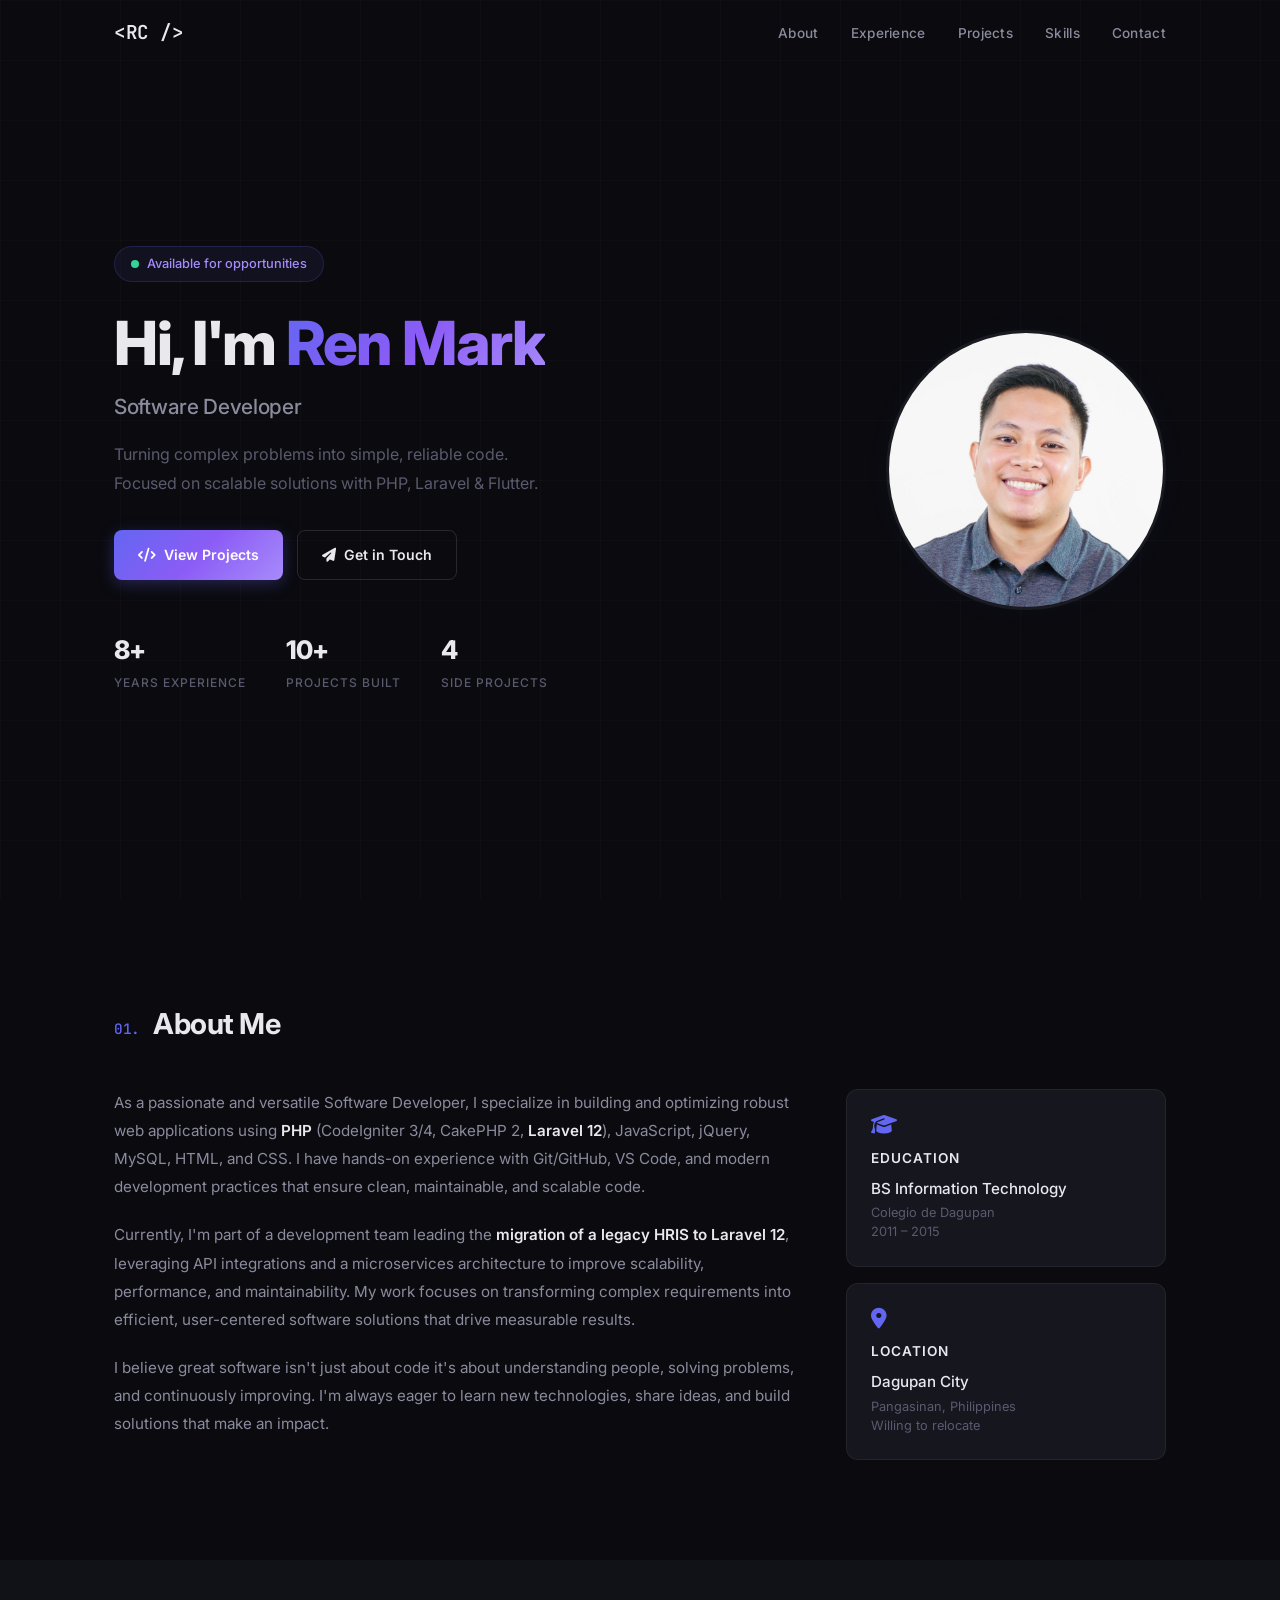
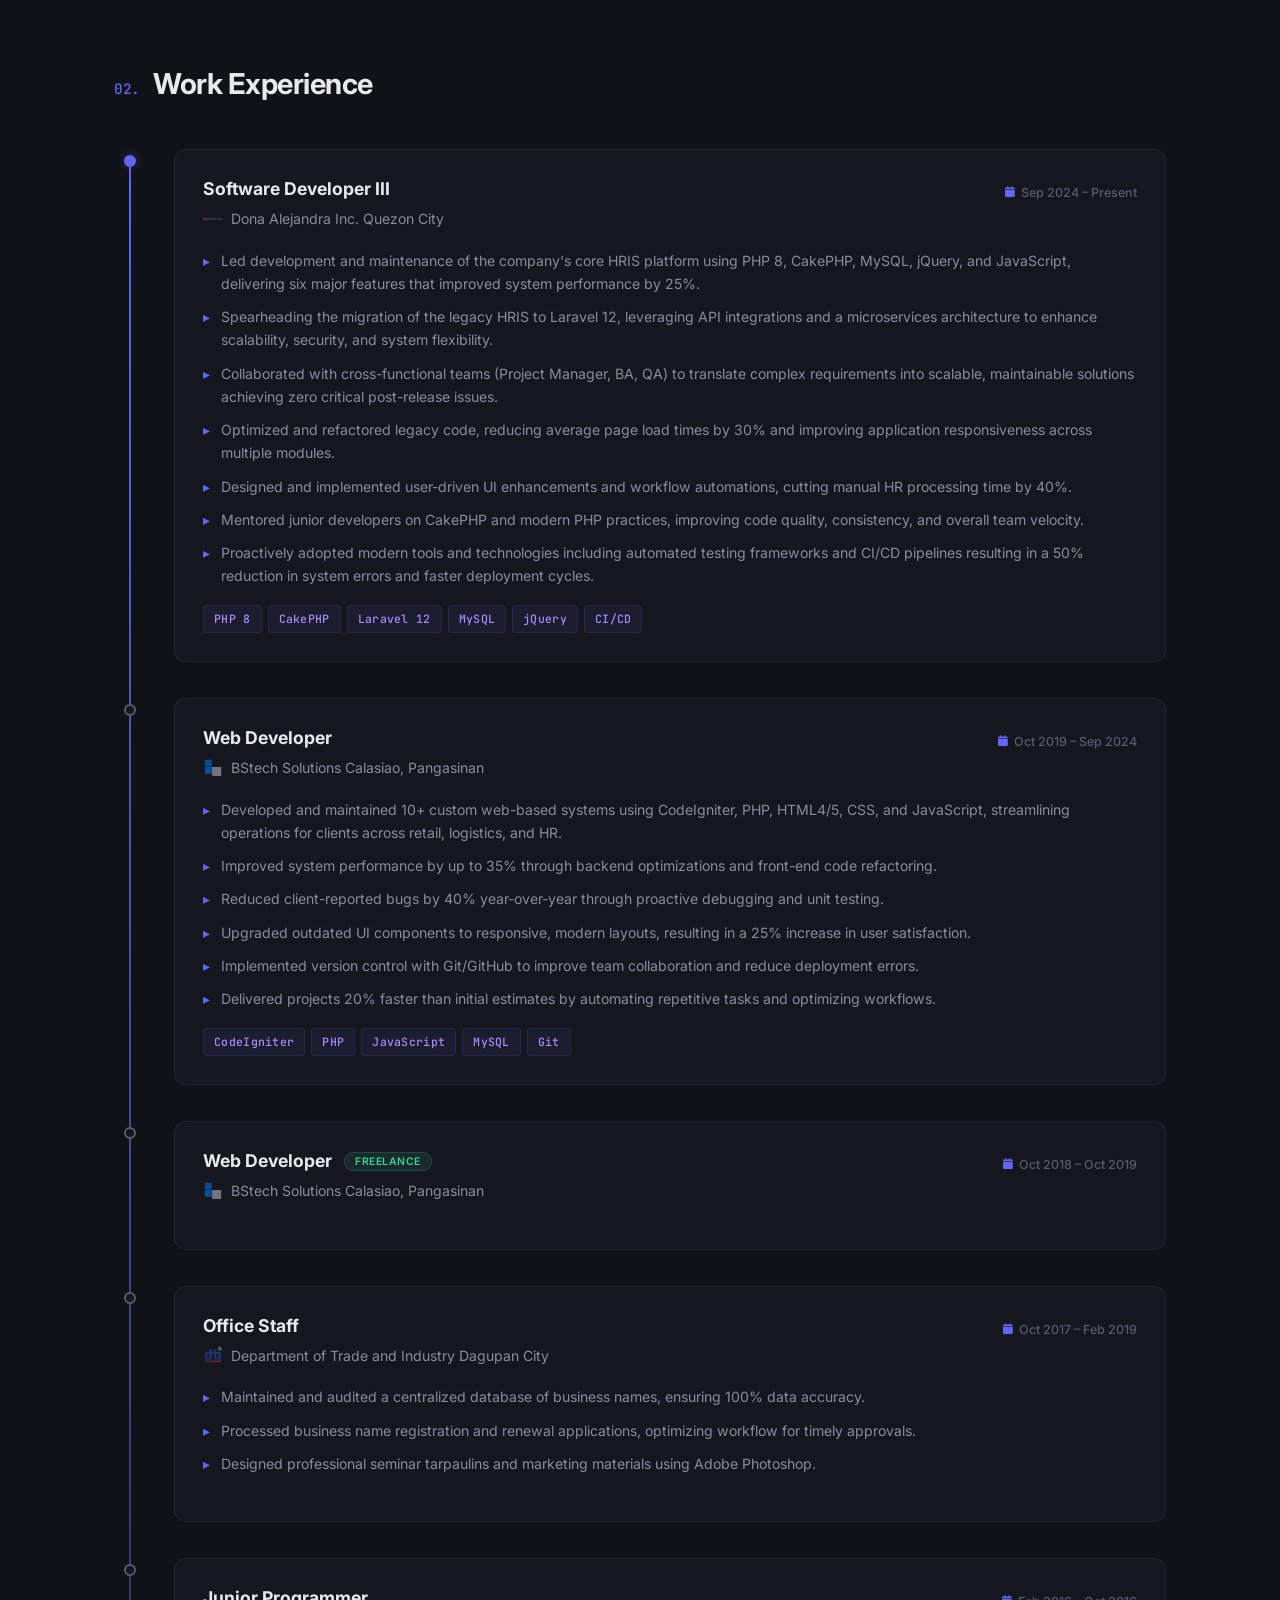
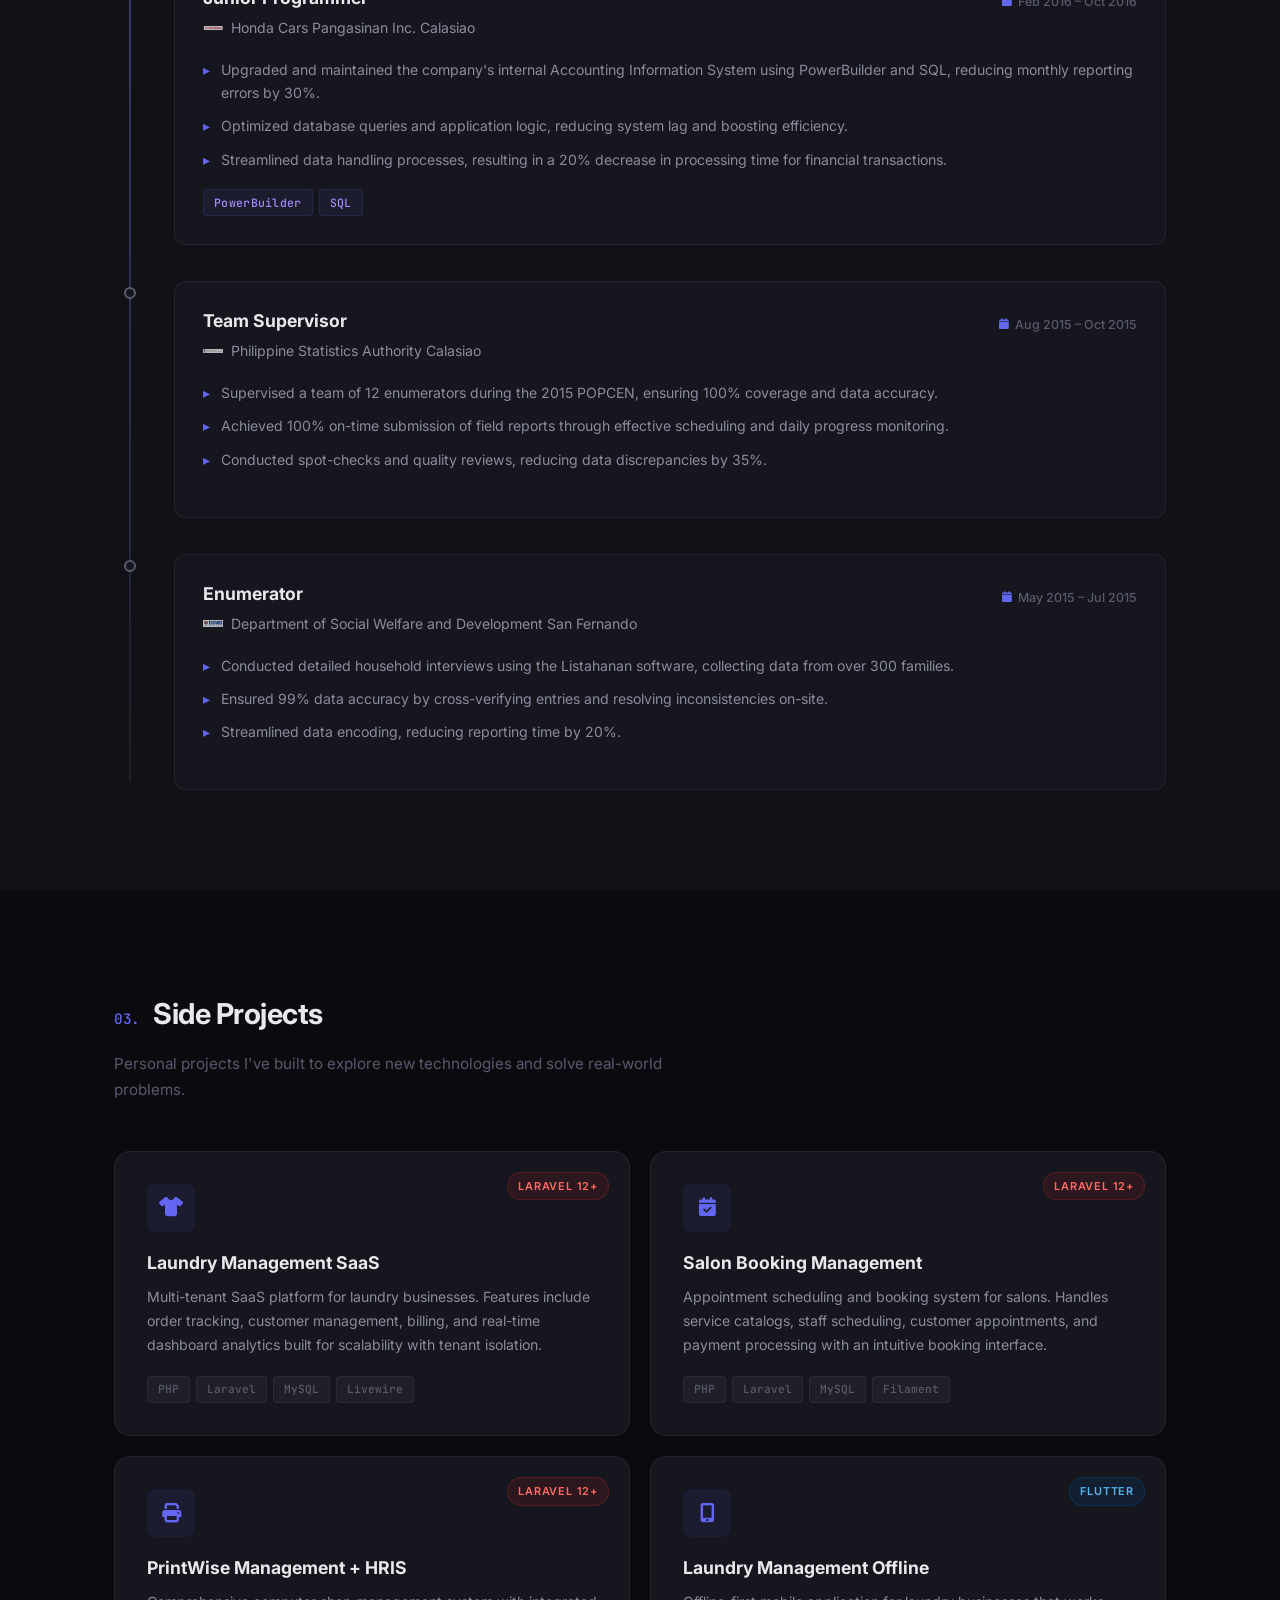
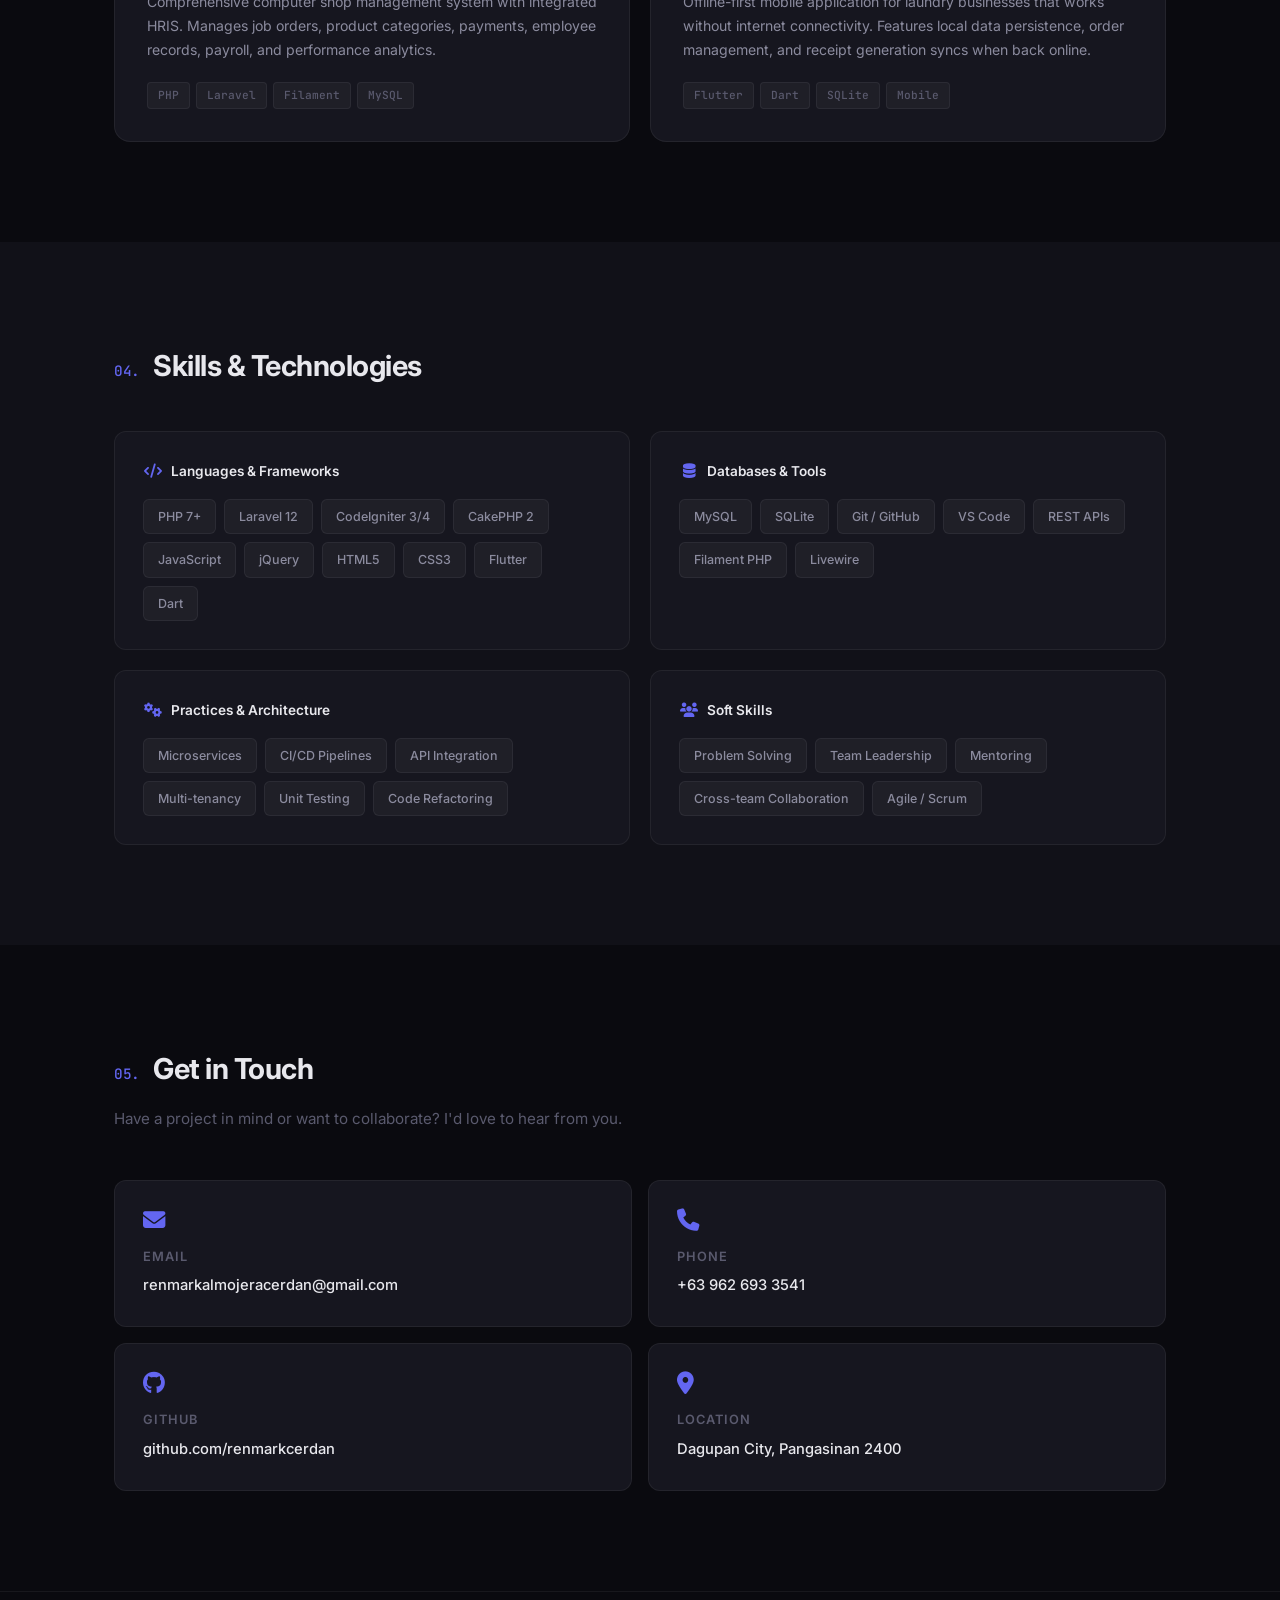
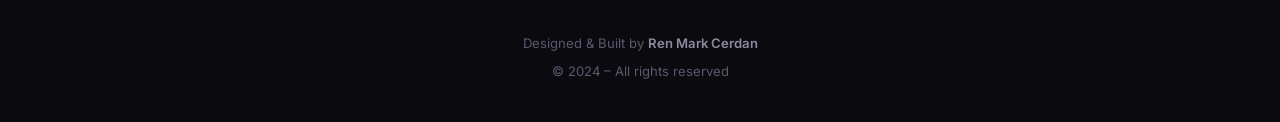
<file: index_old.html>
<!DOCTYPE html>
<html lang="en">
<head>
    <meta charset="UTF-8">
    <meta name="viewport" content="width=device-width, initial-scale=1.0">
    <title>Ren Mark Cerdan Software Developer</title>
    <meta name="description" content="Software Developer specializing in PHP, Laravel, and scalable web applications. Building robust solutions that drive real business value.">
    <link rel="preconnect" href="https://fonts.googleapis.com">
    <link rel="preconnect" href="https://fonts.gstatic.com" crossorigin>
    <link href="https://fonts.googleapis.com/css2?family=Inter:wght@300;400;500;600;700;800&family=JetBrains+Mono:wght@400;500&display=swap" rel="stylesheet">
    <link rel="stylesheet" href="https://cdnjs.cloudflare.com/ajax/libs/font-awesome/6.5.1/css/all.min.css">
    <link rel="stylesheet" href="assets/css/portfolio.css">
</head>
<body>

    <!-- Navigation -->
    <nav id="navbar" class="navbar">
        <div class="nav-container">
            <a href="#hero" class="nav-logo">&lt;RC /&gt;</a>
            <button class="nav-toggle" id="navToggle" aria-label="Toggle navigation">
                <span></span>
                <span></span>
                <span></span>
            </button>
            <ul class="nav-links" id="navLinks">
                <li><a href="#about">About</a></li>
                <li><a href="#experience">Experience</a></li>
                <li><a href="#projects">Projects</a></li>
                <li><a href="#skills">Skills</a></li>
                <li><a href="#contact">Contact</a></li>
            </ul>
        </div>
    </nav>

    <!-- Hero Section -->
    <section id="hero" class="hero">
        <div class="hero-bg-grid"></div>
        <div class="hero-content">
            <div class="hero-badge">
                <span class="status-dot"></span>
                Available for opportunities
            </div>
            <h1 class="hero-title">
                Hi, I'm <span class="gradient-text">Ren Mark</span>
            </h1>
            <p class="hero-subtitle">Software Developer</p>
            <p class="hero-description">
                Turning complex problems into simple, reliable code.<br>
                Focused on scalable solutions with PHP, Laravel & Flutter.
            </p>
            <div class="hero-actions">
                <a href="#projects" class="btn btn-primary">
                    <i class="fas fa-code"></i> View Projects
                </a>
                <a href="#contact" class="btn btn-outline">
                    <i class="fas fa-paper-plane"></i> Get in Touch
                </a>
            </div>
            <div class="hero-stats">
                <div class="stat">
                    <span class="stat-number">8+</span>
                    <span class="stat-label">Years Experience</span>
                </div>
                <div class="stat">
                    <span class="stat-number">10+</span>
                    <span class="stat-label">Projects Built</span>
                </div>
                <div class="stat">
                    <span class="stat-number">4</span>
                    <span class="stat-label">Side Projects</span>
                </div>
            </div>
        </div>
        <div class="hero-avatar-wrapper">
            <div class="avatar-glow"></div>
            <img src="images/avatar.jpg" alt="Ren Mark Cerdan" class="hero-avatar">
        </div>
    </section>

    <!-- About Section -->
    <section id="about" class="section">
        <div class="container">
            <h2 class="section-title">
                <span class="section-number">01.</span> About Me
            </h2>
            <div class="about-content">
                <div class="about-text">
                    <p>
                        As a passionate and versatile Software Developer, I specialize in building and optimizing robust web applications using 
                        <strong>PHP</strong> (CodeIgniter 3/4, CakePHP 2, <strong>Laravel 12</strong>), JavaScript, jQuery, MySQL, HTML, and CSS. 
                        I have hands-on experience with Git/GitHub, VS Code, and modern development practices that ensure clean, maintainable, and scalable code.
                    </p>
                    <p>
                        Currently, I'm part of a development team leading the <strong>migration of a legacy HRIS to Laravel 12</strong>, 
                        leveraging API integrations and a microservices architecture to improve scalability, performance, and maintainability. 
                        My work focuses on transforming complex requirements into efficient, user-centered software solutions that drive measurable results.
                    </p>
                    <p>
                        I believe great software isn't just about code it's about understanding people, solving problems, and continuously improving. 
                        I'm always eager to learn new technologies, share ideas, and build solutions that make an impact.
                    </p>
                </div>
                <div class="about-details">
                    <div class="detail-card">
                        <i class="fas fa-graduation-cap"></i>
                        <h4>Education</h4>
                        <p class="detail-main">BS Information Technology</p>
                        <p class="detail-sub">Colegio de Dagupan</p>
                        <p class="detail-sub">2011 – 2015</p>
                    </div>
                    <div class="detail-card">
                        <i class="fas fa-map-marker-alt"></i>
                        <h4>Location</h4>
                        <p class="detail-main">Dagupan City</p>
                        <p class="detail-sub">Pangasinan, Philippines</p>
                        <p class="detail-sub">Willing to relocate</p>
                    </div>
                </div>
            </div>
        </div>
    </section>

    <!-- Experience Section -->
    <section id="experience" class="section section-alt">
        <div class="container">
            <h2 class="section-title">
                <span class="section-number">02.</span> Work Experience
            </h2>
            <div class="timeline">
                <!-- Dona Alejandra -->
                <div class="timeline-item">
                    <div class="timeline-marker">
                        <div class="timeline-dot active"></div>
                    </div>
                    <div class="timeline-content">
                        <div class="exp-header">
                            <div class="exp-info">
                                <h3>Software Developer III</h3>
                                <p class="exp-company">
                                    <img src="images/thumbs/dai.svg" alt="DAI" class="company-logo">
                                    Dona Alejandra Inc. Quezon City
                                </p>
                            </div>
                            <span class="exp-date">
                                <i class="fas fa-calendar"></i> Sep 2024 – Present
                            </span>
                        </div>
                        <ul class="exp-list">
                            <li>Led development and maintenance of the company's core HRIS platform using PHP 8, CakePHP, MySQL, jQuery, and JavaScript, delivering six major features that improved system performance by 25%.</li>
                            <li>Spearheading the migration of the legacy HRIS to Laravel 12, leveraging API integrations and a microservices architecture to enhance scalability, security, and system flexibility.</li>
                            <li>Collaborated with cross-functional teams (Project Manager, BA, QA) to translate complex requirements into scalable, maintainable solutions achieving zero critical post-release issues.</li>
                            <li>Optimized and refactored legacy code, reducing average page load times by 30% and improving application responsiveness across multiple modules.</li>
                            <li>Designed and implemented user-driven UI enhancements and workflow automations, cutting manual HR processing time by 40%.</li>
                            <li>Mentored junior developers on CakePHP and modern PHP practices, improving code quality, consistency, and overall team velocity.</li>
                            <li>Proactively adopted modern tools and technologies including automated testing frameworks and CI/CD pipelines resulting in a 50% reduction in system errors and faster deployment cycles.</li>
                        </ul>
                        <div class="exp-tags">
                            <span class="tag">PHP 8</span>
                            <span class="tag">CakePHP</span>
                            <span class="tag">Laravel 12</span>
                            <span class="tag">MySQL</span>
                            <span class="tag">jQuery</span>
                            <span class="tag">CI/CD</span>
                        </div>
                    </div>
                </div>

                <!-- BStech -->
                <div class="timeline-item">
                    <div class="timeline-marker">
                        <div class="timeline-dot"></div>
                    </div>
                    <div class="timeline-content">
                        <div class="exp-header">
                            <div class="exp-info">
                                <h3>Web Developer</h3>
                                <p class="exp-company">
                                    <img src="images/thumbs/bstech.svg" alt="BStech" class="company-logo">
                                    BStech Solutions Calasiao, Pangasinan
                                </p>
                            </div>
                            <span class="exp-date">
                                <i class="fas fa-calendar"></i> Oct 2019 – Sep 2024
                            </span>
                        </div>
                        <ul class="exp-list">
                            <li>Developed and maintained 10+ custom web-based systems using CodeIgniter, PHP, HTML4/5, CSS, and JavaScript, streamlining operations for clients across retail, logistics, and HR.</li>
                            <li>Improved system performance by up to 35% through backend optimizations and front-end code refactoring.</li>
                            <li>Reduced client-reported bugs by 40% year-over-year through proactive debugging and unit testing.</li>
                            <li>Upgraded outdated UI components to responsive, modern layouts, resulting in a 25% increase in user satisfaction.</li>
                            <li>Implemented version control with Git/GitHub to improve team collaboration and reduce deployment errors.</li>
                            <li>Delivered projects 20% faster than initial estimates by automating repetitive tasks and optimizing workflows.</li>
                        </ul>
                        <div class="exp-tags">
                            <span class="tag">CodeIgniter</span>
                            <span class="tag">PHP</span>
                            <span class="tag">JavaScript</span>
                            <span class="tag">MySQL</span>
                            <span class="tag">Git</span>
                        </div>
                    </div>
                </div>

                <!-- BStech Freelance -->
                <div class="timeline-item">
                    <div class="timeline-marker">
                        <div class="timeline-dot"></div>
                    </div>
                    <div class="timeline-content">
                        <div class="exp-header">
                            <div class="exp-info">
                                <h3>Web Developer <span class="badge-freelance">Freelance</span></h3>
                                <p class="exp-company">
                                    <img src="images/thumbs/bstech.svg" alt="BStech" class="company-logo">
                                    BStech Solutions Calasiao, Pangasinan
                                </p>
                            </div>
                            <span class="exp-date">
                                <i class="fas fa-calendar"></i> Oct 2018 – Oct 2019
                            </span>
                        </div>
                    </div>
                </div>

                <!-- DTI -->
                <div class="timeline-item">
                    <div class="timeline-marker">
                        <div class="timeline-dot"></div>
                    </div>
                    <div class="timeline-content">
                        <div class="exp-header">
                            <div class="exp-info">
                                <h3>Office Staff</h3>
                                <p class="exp-company">
                                    <img src="images/thumbs/dti.png" alt="DTI" class="company-logo">
                                    Department of Trade and Industry Dagupan City
                                </p>
                            </div>
                            <span class="exp-date">
                                <i class="fas fa-calendar"></i> Oct 2017 – Feb 2019
                            </span>
                        </div>
                        <ul class="exp-list">
                            <li>Maintained and audited a centralized database of business names, ensuring 100% data accuracy.</li>
                            <li>Processed business name registration and renewal applications, optimizing workflow for timely approvals.</li>
                            <li>Designed professional seminar tarpaulins and marketing materials using Adobe Photoshop.</li>
                        </ul>
                    </div>
                </div>

                <!-- Honda -->
                <div class="timeline-item">
                    <div class="timeline-marker">
                        <div class="timeline-dot"></div>
                    </div>
                    <div class="timeline-content">
                        <div class="exp-header">
                            <div class="exp-info">
                                <h3>Junior Programmer</h3>
                                <p class="exp-company">
                                    <img src="images/thumbs/honda.png" alt="Honda" class="company-logo">
                                    Honda Cars Pangasinan Inc. Calasiao
                                </p>
                            </div>
                            <span class="exp-date">
                                <i class="fas fa-calendar"></i> Feb 2016 – Oct 2016
                            </span>
                        </div>
                        <ul class="exp-list">
                            <li>Upgraded and maintained the company's internal Accounting Information System using PowerBuilder and SQL, reducing monthly reporting errors by 30%.</li>
                            <li>Optimized database queries and application logic, reducing system lag and boosting efficiency.</li>
                            <li>Streamlined data handling processes, resulting in a 20% decrease in processing time for financial transactions.</li>
                        </ul>
                        <div class="exp-tags">
                            <span class="tag">PowerBuilder</span>
                            <span class="tag">SQL</span>
                        </div>
                    </div>
                </div>

                <!-- PSA -->
                <div class="timeline-item">
                    <div class="timeline-marker">
                        <div class="timeline-dot"></div>
                    </div>
                    <div class="timeline-content">
                        <div class="exp-header">
                            <div class="exp-info">
                                <h3>Team Supervisor</h3>
                                <p class="exp-company">
                                    <img src="images/thumbs/psa.png" alt="PSA" class="company-logo">
                                    Philippine Statistics Authority Calasiao
                                </p>
                            </div>
                            <span class="exp-date">
                                <i class="fas fa-calendar"></i> Aug 2015 – Oct 2015
                            </span>
                        </div>
                        <ul class="exp-list">
                            <li>Supervised a team of 12 enumerators during the 2015 POPCEN, ensuring 100% coverage and data accuracy.</li>
                            <li>Achieved 100% on-time submission of field reports through effective scheduling and daily progress monitoring.</li>
                            <li>Conducted spot-checks and quality reviews, reducing data discrepancies by 35%.</li>
                        </ul>
                    </div>
                </div>

                <!-- DSWD -->
                <div class="timeline-item">
                    <div class="timeline-marker">
                        <div class="timeline-dot"></div>
                    </div>
                    <div class="timeline-content">
                        <div class="exp-header">
                            <div class="exp-info">
                                <h3>Enumerator</h3>
                                <p class="exp-company">
                                    <img src="images/thumbs/dswd.png" alt="DSWD" class="company-logo">
                                    Department of Social Welfare and Development San Fernando
                                </p>
                            </div>
                            <span class="exp-date">
                                <i class="fas fa-calendar"></i> May 2015 – Jul 2015
                            </span>
                        </div>
                        <ul class="exp-list">
                            <li>Conducted detailed household interviews using the Listahanan software, collecting data from over 300 families.</li>
                            <li>Ensured 99% data accuracy by cross-verifying entries and resolving inconsistencies on-site.</li>
                            <li>Streamlined data encoding, reducing reporting time by 20%.</li>
                        </ul>
                    </div>
                </div>
            </div>
        </div>
    </section>

    <!-- Side Projects Section -->
    <section id="projects" class="section">
        <div class="container">
            <h2 class="section-title">
                <span class="section-number">03.</span> Side Projects
            </h2>
            <p class="section-subtitle">Personal projects I've built to explore new technologies and solve real-world problems.</p>
            <div class="projects-grid">

                <div class="project-card">
                    <div class="project-icon">
                        <i class="fas fa-tshirt"></i>
                    </div>
                    <div class="project-badge laravel">Laravel 12+</div>
                    <h3>Laundry Management SaaS</h3>
                    <p>Multi-tenant SaaS platform for laundry businesses. Features include order tracking, customer management, billing, and real-time dashboard analytics built for scalability with tenant isolation.</p>
                    <div class="project-tech">
                        <span>PHP</span>
                        <span>Laravel</span>
                        <span>MySQL</span>
                        <span>Livewire</span>
                    </div>
                </div>

                <div class="project-card">
                    <div class="project-icon">
                        <i class="fas fa-calendar-check"></i>
                    </div>
                    <div class="project-badge laravel">Laravel 12+</div>
                    <h3>Salon Booking Management</h3>
                    <p>Appointment scheduling and booking system for salons. Handles service catalogs, staff scheduling, customer appointments, and payment processing with an intuitive booking interface.</p>
                    <div class="project-tech">
                        <span>PHP</span>
                        <span>Laravel</span>
                        <span>MySQL</span>
                        <span>Filament</span>
                    </div>
                </div>

                <div class="project-card">
                    <div class="project-icon">
                        <i class="fas fa-print"></i>
                    </div>
                    <div class="project-badge laravel">Laravel 12+</div>
                    <h3>PrintWise Management + HRIS</h3>
                    <p>Comprehensive computer shop management system with integrated HRIS. Manages job orders, product categories, payments, employee records, payroll, and performance analytics.</p>
                    <div class="project-tech">
                        <span>PHP</span>
                        <span>Laravel</span>
                        <span>Filament</span>
                        <span>MySQL</span>
                    </div>
                </div>

                <div class="project-card">
                    <div class="project-icon">
                        <i class="fas fa-mobile-alt"></i>
                    </div>
                    <div class="project-badge flutter">Flutter</div>
                    <h3>Laundry Management Offline</h3>
                    <p>Offline-first mobile application for laundry businesses that works without internet connectivity. Features local data persistence, order management, and receipt generation syncs when back online.</p>
                    <div class="project-tech">
                        <span>Flutter</span>
                        <span>Dart</span>
                        <span>SQLite</span>
                        <span>Mobile</span>
                    </div>
                </div>

            </div>
        </div>
    </section>

    <!-- Skills Section -->
    <section id="skills" class="section section-alt">
        <div class="container">
            <h2 class="section-title">
                <span class="section-number">04.</span> Skills & Technologies
            </h2>
            <div class="skills-grid">
                <div class="skill-category">
                    <h4><i class="fas fa-code"></i> Languages & Frameworks</h4>
                    <div class="skill-tags">
                        <span class="skill-tag">PHP 7+</span>
                        <span class="skill-tag">Laravel 12</span>
                        <span class="skill-tag">CodeIgniter 3/4</span>
                        <span class="skill-tag">CakePHP 2</span>
                        <span class="skill-tag">JavaScript</span>
                        <span class="skill-tag">jQuery</span>
                        <span class="skill-tag">HTML5</span>
                        <span class="skill-tag">CSS3</span>
                        <span class="skill-tag">Flutter</span>
                        <span class="skill-tag">Dart</span>
                    </div>
                </div>
                <div class="skill-category">
                    <h4><i class="fas fa-database"></i> Databases & Tools</h4>
                    <div class="skill-tags">
                        <span class="skill-tag">MySQL</span>
                        <span class="skill-tag">SQLite</span>
                        <span class="skill-tag">Git / GitHub</span>
                        <span class="skill-tag">VS Code</span>
                        <span class="skill-tag">REST APIs</span>
                        <span class="skill-tag">Filament PHP</span>
                        <span class="skill-tag">Livewire</span>
                    </div>
                </div>
                <div class="skill-category">
                    <h4><i class="fas fa-cogs"></i> Practices & Architecture</h4>
                    <div class="skill-tags">
                        <span class="skill-tag">Microservices</span>
                        <span class="skill-tag">CI/CD Pipelines</span>
                        <span class="skill-tag">API Integration</span>
                        <span class="skill-tag">Multi-tenancy</span>
                        <span class="skill-tag">Unit Testing</span>
                        <span class="skill-tag">Code Refactoring</span>
                    </div>
                </div>
                <div class="skill-category">
                    <h4><i class="fas fa-users"></i> Soft Skills</h4>
                    <div class="skill-tags">
                        <span class="skill-tag">Problem Solving</span>
                        <span class="skill-tag">Team Leadership</span>
                        <span class="skill-tag">Mentoring</span>
                        <span class="skill-tag">Cross-team Collaboration</span>
                        <span class="skill-tag">Agile / Scrum</span>
                    </div>
                </div>
            </div>
        </div>
    </section>

    <!-- Contact Section -->
    <section id="contact" class="section">
        <div class="container">
            <h2 class="section-title">
                <span class="section-number">05.</span> Get in Touch
            </h2>
            <p class="section-subtitle">Have a project in mind or want to collaborate? I'd love to hear from you.</p>
            <div class="contact-grid">
                <a href="https://mail.google.com/mail/?view=cm&fs=1&to=renmarkalmojeracerdan@gmail.com" class="contact-card" target="_blank" rel="noopener">
                    <i class="fas fa-envelope"></i>
                    <h4>Email</h4>
                    <p>renmarkalmojeracerdan@gmail.com</p>
                </a>
                <a href="tel:+639626933541" class="contact-card">
                    <i class="fas fa-phone"></i>
                    <h4>Phone</h4>
                    <p>+63 962 693 3541</p>
                </a>
                <a href="https://github.com/renmarkcerdan" class="contact-card" target="_blank" rel="noopener">
                    <i class="fab fa-github"></i>
                    <h4>GitHub</h4>
                    <p>github.com/renmarkcerdan</p>
                </a>
                <div class="contact-card">
                    <i class="fas fa-map-marker-alt"></i>
                    <h4>Location</h4>
                    <p>Dagupan City, Pangasinan 2400</p>
                </div>
            </div>
        </div>
    </section>

    <!-- Footer -->
    <footer class="footer">
        <div class="container">
            <p>Designed & Built by <strong>Ren Mark Cerdan</strong></p>
            <p class="footer-sub">&copy; 2024 – All rights reserved</p>
        </div>
    </footer>

    <script>
        // Navbar scroll effect
        const navbar = document.getElementById('navbar');
        window.addEventListener('scroll', () => {
            navbar.classList.toggle('scrolled', window.scrollY > 50);
        });

        // Mobile nav toggle
        const navToggle = document.getElementById('navToggle');
        const navLinks = document.getElementById('navLinks');
        navToggle.addEventListener('click', () => {
            navLinks.classList.toggle('active');
            navToggle.classList.toggle('active');
        });

        // Close mobile nav on link click
        navLinks.querySelectorAll('a').forEach(link => {
            link.addEventListener('click', () => {
                navLinks.classList.remove('active');
                navToggle.classList.remove('active');
            });
        });

        // Smooth scroll
        document.querySelectorAll('a[href^="#"]').forEach(anchor => {
            anchor.addEventListener('click', function (e) {
                e.preventDefault();
                const target = document.querySelector(this.getAttribute('href'));
                if (target) {
                    target.scrollIntoView({ behavior: 'smooth', block: 'start' });
                }
            });
        });

        // Intersection Observer for scroll animations
        const observerOptions = {
            threshold: 0.1,
            rootMargin: '0px 0px -50px 0px'
        };

        const observer = new IntersectionObserver((entries) => {
            entries.forEach(entry => {
                if (entry.isIntersecting) {
                    entry.target.classList.add('visible');
                }
            });
        }, observerOptions);

        document.querySelectorAll('.timeline-item, .project-card, .skill-category, .contact-card, .detail-card, .about-text p').forEach(el => {
            el.classList.add('animate-in');
            observer.observe(el);
        });
    </script>
</body>
</html>
</file>
<file: assets/css/site.css>
:root {
    --paper: #f5f2eb;
    --ink: #1c1b18;
    --muted: #6b675e;
    --rule: #d9d3c4;
    --accent: #9a3b1b;
    --serif: "Newsreader", Georgia, serif;
    --sans: "IBM Plex Sans", system-ui, sans-serif;
    --mono: "IBM Plex Mono", ui-monospace, monospace;
}

@media (prefers-color-scheme: dark) {
    :root {
        --paper: #171613;
        --ink: #e9e5da;
        --muted: #9a958a;
        --rule: #34312a;
        --accent: #e0875f;
    }
}

*, *::before, *::after { box-sizing: border-box; }

html { scroll-behavior: smooth; }

body {
    margin: 0;
    background: var(--paper);
    color: var(--ink);
    font: 400 1rem/1.6 var(--sans);
    -webkit-font-smoothing: antialiased;
}

a { color: inherit; text-decoration-color: var(--rule); text-underline-offset: 3px; }
a:hover { color: var(--accent); text-decoration-color: currentColor; }

h1, h2, h3 { margin: 0; font-weight: 500; }
ul { margin: 0; padding-left: 1.1rem; }
li { margin: .3rem 0; }
li::marker { color: var(--muted); }

.wrap { max-width: 1040px; margin: 0 auto; padding: 0 16px; }
@media (min-width: 720px) { .wrap { padding: 0 32px; } }

/* masthead */
.masthead {
    display: flex; flex-wrap: wrap; gap: .5rem 1.5rem;
    justify-content: space-between; align-items: baseline;
    padding-top: 1.5rem; padding-bottom: 1.5rem;
    font-size: .9rem;
}
.mark { font-family: var(--serif); font-size: 1.15rem; text-decoration: none; }
.masthead nav { display: flex; gap: 1.25rem; }
.masthead nav a { text-decoration: none; color: var(--muted); }
.masthead nav a:hover { color: var(--ink); }

/* intro */
.intro {
    display: grid; gap: 2rem;
    padding-top: 3rem; padding-bottom: 4rem;
}
@media (min-width: 820px) {
    .intro { grid-template-columns: 1fr 220px; gap: 4rem; padding-top: 5rem; padding-bottom: 6rem; }
}
.kicker, .year, .when, .section-head small {
    font-family: var(--mono); font-size: .78rem; letter-spacing: .02em; color: var(--muted);
}
.kicker { margin: 0 0 1.25rem; }
.intro h1 {
    font-family: var(--serif);
    font-size: clamp(2rem, 1.3rem + 3vw, 3.25rem);
    line-height: 1.12; letter-spacing: -.015em;
    max-width: 20ch;
}
.lede { max-width: 56ch; margin: 1.75rem 0; color: var(--muted); font-size: 1.05rem; }
.links { display: flex; flex-wrap: wrap; gap: .5rem 1.5rem; margin: 0; font-size: .92rem; }
.links span { color: var(--muted); }
.portrait { margin: 0; order: -1; }
@media (min-width: 820px) { .portrait { order: 0; } }
.portrait img {
    display: block; width: 140px; height: auto; aspect-ratio: 1;
    object-fit: cover; filter: grayscale(1) contrast(1.05);
    transition: filter .3s;
}
@media (min-width: 820px) { .portrait img { width: 100%; } }
.portrait img:hover { filter: none; }

/* sections */
section { margin-bottom: 4.5rem; }
.section-head {
    display: flex; flex-wrap: wrap; gap: .25rem 1.5rem; align-items: baseline;
    padding: 1.25rem 0 2rem; border-top: 1px solid var(--ink);
    font-family: var(--serif); font-size: 1.6rem;
}
.section-head small { font-weight: 400; }

/* projects */
.project {
    display: grid; gap: .75rem 3rem;
    padding: 2rem 0; border-top: 1px solid var(--rule);
}
.section-head + .project { border-top: 0; padding-top: 0; }
@media (min-width: 820px) { .project { grid-template-columns: 220px 1fr; } }
.meta p { margin: 0 0 .4rem; }
.stack { font-size: .88rem; }
.figure { font-family: var(--mono); font-size: .78rem; color: var(--accent); }
.project h3 { font-family: var(--serif); font-size: 1.5rem; line-height: 1.25; margin-bottom: .75rem; }
.project .body > p { margin: 0 0 1rem; max-width: 62ch; }
.project ul { max-width: 62ch; font-size: .95rem; }
.shot { margin: 1.5rem 0 0; }
.shot img {
    display: block; width: 100%; height: auto;
    border: 1px solid var(--rule); border-radius: 4px;
}
.shot figcaption { margin-top: .5rem; font-family: var(--mono); font-size: .72rem; color: var(--muted); }
.shot.pair { display: grid; grid-template-columns: 1fr 150px; gap: 1rem; align-items: start; }
.shot.pair figcaption { grid-column: 1 / -1; margin-top: 0; }
@media (max-width: 560px) { .shot.pair { grid-template-columns: 1fr 90px; gap: .5rem; } }

.subhead {
    margin: 1.5rem 0 1rem; padding-top: 2rem; border-top: 1px solid var(--rule);
    font-family: var(--mono); font-size: .78rem; font-weight: 400; color: var(--muted);
    text-transform: uppercase; letter-spacing: .08em;
}
.also { display: grid; gap: 1.5rem 3rem; margin: 0; }
@media (min-width: 720px) { .also { grid-template-columns: 1fr 1fr; } }
.also dt { font-weight: 600; margin-bottom: .25rem; }
.also dt em { font-style: normal; font-family: var(--mono); font-size: .72rem; font-weight: 400; color: var(--accent); margin-left: .4rem; }
.also dd { margin: 0; font-size: .93rem; }
.also dd span { display: block; margin-top: .35rem; font-family: var(--mono); font-size: .75rem; color: var(--muted); }

/* experience */
.job { display: grid; gap: .25rem 3rem; padding: 1.25rem 0; }
@media (min-width: 820px) { .job { grid-template-columns: 220px 1fr; } }
.when { margin: .2rem 0 0; }
.job h3 { font-size: 1.05rem; font-weight: 600; margin-bottom: .5rem; }
.job h3 span { font-weight: 400; color: var(--muted); margin-left: .35rem; }
.job ul, .job p { max-width: 62ch; font-size: .95rem; margin: 0; }
.job.compact h3 { margin-bottom: .25rem; }

/* toolbox */
.tools { margin: 0 0 2rem; }
.tools div { display: grid; gap: .1rem 3rem; padding: .6rem 0; border-bottom: 1px solid var(--rule); }
@media (min-width: 820px) { .tools div { grid-template-columns: 220px 1fr; } }
.tools dt { color: var(--muted); font-size: .9rem; }
.tools dd { margin: 0; }
.note { max-width: 62ch; margin: 0; font-size: .95rem; }
@media (min-width: 820px) { .note { margin-left: calc(220px + 3rem); } }

/* contact */
.contact > p { margin: 0 0 1rem; }
.contact .big { font-family: var(--serif); font-size: clamp(1.3rem, 1rem + 2vw, 2.25rem); overflow-wrap: anywhere; }

.footer { padding-top: 1.5rem; padding-bottom: 2.5rem; border-top: 1px solid var(--rule); color: var(--muted); font-size: .82rem; }
.footer p { margin: 0; }

@media (prefers-reduced-motion: reduce) {
    html { scroll-behavior: auto; }
    .portrait img { transition: none; }
}
</file>
<file: assets/css/portfolio.css>
/* ============================================
   Portfolio CSS — Modern Developer Portfolio
   ============================================ */

/* --- Custom Properties --- */
:root {
    --bg-primary: #0a0a0f;
    --bg-secondary: #111118;
    --bg-card: #16161f;
    --bg-card-hover: #1c1c28;
    --border-color: rgba(255, 255, 255, 0.06);
    --border-hover: rgba(255, 255, 255, 0.12);

    --text-primary: #e8e8ed;
    --text-secondary: #8b8b9e;
    --text-muted: #5a5a6e;

    --accent-1: #6366f1;
    --accent-2: #8b5cf6;
    --accent-3: #a78bfa;
    --gradient-accent: linear-gradient(135deg, #6366f1, #8b5cf6, #a78bfa);
    --gradient-accent-hover: linear-gradient(135deg, #818cf8, #a78bfa, #c4b5fd);

    --laravel-color: #ff2d20;
    --flutter-color: #02569b;

    --shadow-sm: 0 1px 3px rgba(0, 0, 0, 0.3);
    --shadow-md: 0 4px 16px rgba(0, 0, 0, 0.4);
    --shadow-lg: 0 8px 32px rgba(0, 0, 0, 0.5);
    --shadow-glow: 0 0 40px rgba(99, 102, 241, 0.15);

    --radius-sm: 8px;
    --radius-md: 12px;
    --radius-lg: 16px;
    --radius-xl: 24px;

    --font-body: 'Inter', -apple-system, BlinkMacSystemFont, 'Segoe UI', sans-serif;
    --font-mono: 'JetBrains Mono', 'Fira Code', monospace;

    --transition-fast: 0.2s cubic-bezier(0.4, 0, 0.2, 1);
    --transition-normal: 0.3s cubic-bezier(0.4, 0, 0.2, 1);
    --transition-slow: 0.5s cubic-bezier(0.4, 0, 0.2, 1);

    --container-max: 1100px;
    --section-padding: 100px 0;
}

/* --- Reset & Base --- */
*, *::before, *::after {
    margin: 0;
    padding: 0;
    box-sizing: border-box;
}

html {
    scroll-behavior: smooth;
    scroll-padding-top: 80px;
}

body {
    font-family: var(--font-body);
    background: var(--bg-primary);
    color: var(--text-secondary);
    line-height: 1.7;
    font-size: 15px;
    -webkit-font-smoothing: antialiased;
    -moz-osx-font-smoothing: grayscale;
    overflow-x: hidden;
}

::selection {
    background: rgba(99, 102, 241, 0.3);
    color: #fff;
}

a {
    text-decoration: none;
    color: inherit;
    transition: color var(--transition-fast);
}

img {
    max-width: 100%;
    display: block;
}

ul {
    list-style: none;
}

.container {
    max-width: var(--container-max);
    margin: 0 auto;
    padding: 0 24px;
}

/* --- Navigation --- */
.navbar {
    position: fixed;
    top: 0;
    left: 0;
    right: 0;
    z-index: 1000;
    padding: 16px 0;
    transition: all var(--transition-normal);
    background: transparent;
}

.navbar.scrolled {
    background: rgba(10, 10, 15, 0.85);
    backdrop-filter: blur(20px);
    -webkit-backdrop-filter: blur(20px);
    border-bottom: 1px solid var(--border-color);
    padding: 10px 0;
}

.nav-container {
    max-width: var(--container-max);
    margin: 0 auto;
    padding: 0 24px;
    display: flex;
    align-items: center;
    justify-content: space-between;
}

.nav-logo {
    font-family: var(--font-mono);
    font-size: 1.2rem;
    font-weight: 600;
    color: var(--text-primary);
    letter-spacing: -0.5px;
}

.nav-logo:hover {
    color: var(--accent-1);
}

.nav-links {
    display: flex;
    gap: 32px;
    align-items: center;
}

.nav-links a {
    font-size: 0.85rem;
    font-weight: 500;
    color: var(--text-secondary);
    position: relative;
    padding: 4px 0;
    letter-spacing: 0.3px;
}

.nav-links a::after {
    content: '';
    position: absolute;
    bottom: -2px;
    left: 0;
    width: 0;
    height: 2px;
    background: var(--gradient-accent);
    border-radius: 1px;
    transition: width var(--transition-normal);
}

.nav-links a:hover {
    color: var(--text-primary);
}

.nav-links a:hover::after {
    width: 100%;
}

/* Mobile Nav Toggle */
.nav-toggle {
    display: none;
    flex-direction: column;
    gap: 5px;
    background: none;
    border: none;
    cursor: pointer;
    padding: 4px;
}

.nav-toggle span {
    width: 24px;
    height: 2px;
    background: var(--text-primary);
    border-radius: 2px;
    transition: var(--transition-fast);
}

.nav-toggle.active span:nth-child(1) {
    transform: rotate(45deg) translate(5px, 5px);
}

.nav-toggle.active span:nth-child(2) {
    opacity: 0;
}

.nav-toggle.active span:nth-child(3) {
    transform: rotate(-45deg) translate(5px, -5px);
}

/* --- Hero Section --- */
.hero {
    min-height: 100vh;
    display: flex;
    align-items: center;
    justify-content: center;
    padding: 120px 24px 80px;
    position: relative;
    overflow: hidden;
    max-width: var(--container-max);
    margin: 0 auto;
    gap: 60px;
}

.hero-bg-grid {
    position: fixed;
    top: 0;
    left: 0;
    right: 0;
    bottom: 0;
    background-image:
        linear-gradient(rgba(255, 255, 255, 0.02) 1px, transparent 1px),
        linear-gradient(90deg, rgba(255, 255, 255, 0.02) 1px, transparent 1px);
    background-size: 60px 60px;
    pointer-events: none;
    z-index: 0;
}

.hero-content {
    flex: 1;
    position: relative;
    z-index: 1;
}

.hero-badge {
    display: inline-flex;
    align-items: center;
    gap: 8px;
    padding: 6px 16px;
    background: rgba(99, 102, 241, 0.08);
    border: 1px solid rgba(99, 102, 241, 0.2);
    border-radius: 50px;
    font-size: 0.8rem;
    font-weight: 500;
    color: var(--accent-3);
    margin-bottom: 28px;
    animation: fadeInUp 0.6s ease both;
}

.status-dot {
    width: 8px;
    height: 8px;
    background: #34d399;
    border-radius: 50%;
    animation: pulse-dot 2s ease-in-out infinite;
}

@keyframes pulse-dot {
    0%, 100% { opacity: 1; transform: scale(1); }
    50% { opacity: 0.5; transform: scale(1.3); }
}

.hero-title {
    font-size: clamp(2.5rem, 5vw, 3.8rem);
    font-weight: 800;
    color: var(--text-primary);
    line-height: 1.1;
    letter-spacing: -1.5px;
    margin-bottom: 12px;
    animation: fadeInUp 0.6s ease 0.1s both;
}

.gradient-text {
    background: var(--gradient-accent);
    -webkit-background-clip: text;
    -webkit-text-fill-color: transparent;
    background-clip: text;
}

.hero-subtitle {
    font-size: 1.3rem;
    font-weight: 500;
    color: var(--text-secondary);
    margin-bottom: 16px;
    letter-spacing: -0.3px;
    animation: fadeInUp 0.6s ease 0.2s both;
}

.hero-description {
    font-size: 1rem;
    color: var(--text-muted);
    line-height: 1.8;
    margin-bottom: 32px;
    max-width: 500px;
    animation: fadeInUp 0.6s ease 0.3s both;
}

.hero-actions {
    display: flex;
    gap: 14px;
    margin-bottom: 48px;
    animation: fadeInUp 0.6s ease 0.4s both;
}

/* Buttons */
.btn {
    display: inline-flex;
    align-items: center;
    gap: 8px;
    padding: 12px 24px;
    border-radius: var(--radius-sm);
    font-size: 0.88rem;
    font-weight: 600;
    font-family: var(--font-body);
    cursor: pointer;
    transition: all var(--transition-normal);
    border: none;
}

.btn-primary {
    background: var(--gradient-accent);
    color: #fff;
    box-shadow: 0 4px 16px rgba(99, 102, 241, 0.3);
}

.btn-primary:hover {
    background: var(--gradient-accent-hover);
    box-shadow: 0 6px 24px rgba(99, 102, 241, 0.4);
    transform: translateY(-2px);
}

.btn-outline {
    background: transparent;
    color: var(--text-primary);
    border: 1px solid var(--border-hover);
}

.btn-outline:hover {
    border-color: var(--accent-1);
    color: var(--accent-3);
    background: rgba(99, 102, 241, 0.05);
    transform: translateY(-2px);
}

/* Hero Stats */
.hero-stats {
    display: flex;
    gap: 40px;
    animation: fadeInUp 0.6s ease 0.5s both;
}

.stat {
    display: flex;
    flex-direction: column;
}

.stat-number {
    font-size: 1.6rem;
    font-weight: 800;
    color: var(--text-primary);
    letter-spacing: -1px;
}

.stat-label {
    font-size: 0.75rem;
    color: var(--text-muted);
    text-transform: uppercase;
    letter-spacing: 1px;
    font-weight: 500;
    margin-top: 2px;
}

/* Hero Avatar */
.hero-avatar-wrapper {
    position: relative;
    flex-shrink: 0;
    z-index: 1;
    animation: fadeIn 0.8s ease 0.3s both;
}

.hero-avatar {
    width: 280px;
    height: 280px;
    border-radius: 50%;
    object-fit: cover;
    border: 3px solid var(--border-color);
    position: relative;
    z-index: 2;
}

.avatar-glow {
    position: absolute;
    top: 50%;
    left: 50%;
    transform: translate(-50%, -50%);
    width: 320px;
    height: 320px;
    border-radius: 50%;
    background: radial-gradient(circle, rgba(99, 102, 241, 0.15) 0%, transparent 70%);
    z-index: 1;
    animation: glow-pulse 4s ease-in-out infinite;
}

@keyframes glow-pulse {
    0%, 100% { transform: translate(-50%, -50%) scale(1); opacity: 0.6; }
    50% { transform: translate(-50%, -50%) scale(1.1); opacity: 1; }
}

/* --- Section Styles --- */
.section {
    padding: var(--section-padding);
    position: relative;
}

.section-alt {
    background: var(--bg-secondary);
}

.section-title {
    font-size: 1.8rem;
    font-weight: 700;
    color: var(--text-primary);
    margin-bottom: 12px;
    letter-spacing: -0.5px;
}

.section-number {
    font-family: var(--font-mono);
    font-size: 0.9rem;
    color: var(--accent-1);
    margin-right: 8px;
    font-weight: 500;
}

.section-subtitle {
    color: var(--text-muted);
    font-size: 0.95rem;
    margin-bottom: 48px;
    max-width: 550px;
}

/* --- About Section --- */
.about-content {
    display: grid;
    grid-template-columns: 1fr 320px;
    gap: 48px;
    margin-top: 40px;
}

.about-text p {
    margin-bottom: 20px;
    line-height: 1.85;
    font-size: 0.95rem;
}

.about-text strong {
    color: var(--text-primary);
    font-weight: 600;
}

.about-details {
    display: flex;
    flex-direction: column;
    gap: 16px;
}

.detail-card {
    background: var(--bg-card);
    border: 1px solid var(--border-color);
    border-radius: var(--radius-md);
    padding: 24px;
    transition: all var(--transition-normal);
}

.detail-card:hover {
    border-color: var(--border-hover);
    transform: translateY(-2px);
    box-shadow: var(--shadow-md);
}

.detail-card i {
    font-size: 1.3rem;
    color: var(--accent-1);
    margin-bottom: 12px;
    display: block;
}

.detail-card h4 {
    font-size: 0.85rem;
    font-weight: 600;
    color: var(--text-primary);
    margin-bottom: 8px;
    text-transform: uppercase;
    letter-spacing: 1px;
}

.detail-main {
    font-size: 0.95rem;
    color: var(--text-primary);
    font-weight: 500;
    margin-bottom: 4px !important;
    line-height: 1.4 !important;
}

.detail-sub {
    font-size: 0.8rem;
    color: var(--text-muted);
    margin-bottom: 0 !important;
    line-height: 1.5 !important;
}

/* --- Timeline / Experience --- */
.timeline {
    position: relative;
    margin-top: 40px;
}

.timeline::before {
    content: '';
    position: absolute;
    left: 15px;
    top: 8px;
    bottom: 8px;
    width: 2px;
    background: linear-gradient(to bottom, var(--accent-1), var(--border-color));
    border-radius: 1px;
}

.timeline-item {
    display: flex;
    gap: 28px;
    margin-bottom: 36px;
    position: relative;
}

.timeline-item:last-child {
    margin-bottom: 0;
}

.timeline-marker {
    flex-shrink: 0;
    width: 32px;
    display: flex;
    justify-content: center;
    padding-top: 6px;
    position: relative;
    z-index: 2;
}

.timeline-dot {
    width: 12px;
    height: 12px;
    border-radius: 50%;
    background: var(--bg-card);
    border: 2px solid var(--text-muted);
    transition: all var(--transition-normal);
}

.timeline-dot.active {
    border-color: var(--accent-1);
    background: var(--accent-1);
    box-shadow: 0 0 12px rgba(99, 102, 241, 0.4);
}

.timeline-content {
    flex: 1;
    background: var(--bg-card);
    border: 1px solid var(--border-color);
    border-radius: var(--radius-md);
    padding: 28px;
    transition: all var(--transition-normal);
}

.timeline-content:hover {
    border-color: var(--border-hover);
    box-shadow: var(--shadow-md);
}

.exp-header {
    display: flex;
    justify-content: space-between;
    align-items: flex-start;
    gap: 16px;
    margin-bottom: 18px;
    flex-wrap: wrap;
}

.exp-info h3 {
    font-size: 1.1rem;
    font-weight: 700;
    color: var(--text-primary);
    margin-bottom: 6px;
    line-height: 1.3;
}

.badge-freelance {
    font-size: 0.65rem;
    font-weight: 600;
    color: #34d399;
    background: rgba(52, 211, 153, 0.1);
    border: 1px solid rgba(52, 211, 153, 0.2);
    padding: 2px 10px;
    border-radius: 50px;
    text-transform: uppercase;
    letter-spacing: 0.5px;
    vertical-align: middle;
    margin-left: 8px;
}

.exp-company {
    display: flex;
    align-items: center;
    gap: 8px;
    font-size: 0.88rem;
    color: var(--text-secondary);
}

.company-logo {
    width: 20px;
    height: 20px;
    object-fit: contain;
    border-radius: 3px;
    opacity: 0.7;
}

.exp-date {
    font-size: 0.78rem;
    color: var(--text-muted);
    font-weight: 500;
    white-space: nowrap;
    display: flex;
    align-items: center;
    gap: 6px;
    padding-top: 4px;
}

.exp-date i {
    font-size: 0.7rem;
    color: var(--accent-1);
}

.exp-list {
    margin-bottom: 18px;
}

.exp-list li {
    position: relative;
    padding-left: 18px;
    margin-bottom: 10px;
    font-size: 0.88rem;
    color: var(--text-secondary);
    line-height: 1.65;
}

.exp-list li::before {
    content: '▸';
    position: absolute;
    left: 0;
    color: var(--accent-1);
    font-size: 0.9rem;
}

.exp-tags {
    display: flex;
    flex-wrap: wrap;
    gap: 6px;
}

.tag {
    font-size: 0.72rem;
    font-weight: 500;
    color: var(--accent-3);
    background: rgba(99, 102, 241, 0.08);
    border: 1px solid rgba(99, 102, 241, 0.15);
    padding: 3px 10px;
    border-radius: 4px;
    font-family: var(--font-mono);
    letter-spacing: 0.3px;
}

/* --- Projects Grid --- */
.projects-grid {
    display: grid;
    grid-template-columns: repeat(2, 1fr);
    gap: 20px;
    margin-top: 8px;
}

.project-card {
    background: var(--bg-card);
    border: 1px solid var(--border-color);
    border-radius: var(--radius-lg);
    padding: 32px;
    transition: all var(--transition-normal);
    position: relative;
    overflow: hidden;
}

.project-card::before {
    content: '';
    position: absolute;
    top: 0;
    left: 0;
    right: 0;
    height: 3px;
    background: var(--gradient-accent);
    opacity: 0;
    transition: opacity var(--transition-normal);
}

.project-card:hover {
    border-color: var(--border-hover);
    transform: translateY(-4px);
    box-shadow: var(--shadow-lg), var(--shadow-glow);
}

.project-card:hover::before {
    opacity: 1;
}

.project-icon {
    width: 48px;
    height: 48px;
    border-radius: var(--radius-sm);
    background: rgba(99, 102, 241, 0.08);
    display: flex;
    align-items: center;
    justify-content: center;
    margin-bottom: 20px;
}

.project-icon i {
    font-size: 1.2rem;
    color: var(--accent-1);
}

.project-badge {
    position: absolute;
    top: 20px;
    right: 20px;
    font-size: 0.68rem;
    font-weight: 600;
    padding: 4px 10px;
    border-radius: 50px;
    text-transform: uppercase;
    letter-spacing: 0.8px;
}

.project-badge.laravel {
    background: rgba(255, 45, 32, 0.1);
    color: #ff6b63;
    border: 1px solid rgba(255, 45, 32, 0.2);
}

.project-badge.flutter {
    background: rgba(2, 86, 155, 0.15);
    color: #54b5f5;
    border: 1px solid rgba(2, 86, 155, 0.3);
}

.project-card h3 {
    font-size: 1.1rem;
    font-weight: 700;
    color: var(--text-primary);
    margin-bottom: 10px;
    line-height: 1.3;
}

.project-card p {
    font-size: 0.88rem;
    color: var(--text-secondary);
    line-height: 1.7;
    margin-bottom: 20px;
}

.project-tech {
    display: flex;
    flex-wrap: wrap;
    gap: 6px;
}

.project-tech span {
    font-size: 0.7rem;
    font-weight: 500;
    color: var(--text-muted);
    background: rgba(255, 255, 255, 0.04);
    border: 1px solid var(--border-color);
    padding: 3px 10px;
    border-radius: 4px;
    font-family: var(--font-mono);
}

/* --- Skills Section --- */
.skills-grid {
    display: grid;
    grid-template-columns: repeat(2, 1fr);
    gap: 20px;
    margin-top: 40px;
}

.skill-category {
    background: var(--bg-card);
    border: 1px solid var(--border-color);
    border-radius: var(--radius-md);
    padding: 28px;
    transition: all var(--transition-normal);
}

.skill-category:hover {
    border-color: var(--border-hover);
    box-shadow: var(--shadow-md);
}

.skill-category h4 {
    font-size: 0.85rem;
    font-weight: 600;
    color: var(--text-primary);
    margin-bottom: 16px;
    display: flex;
    align-items: center;
    gap: 8px;
}

.skill-category h4 i {
    color: var(--accent-1);
    font-size: 0.9rem;
    width: 20px;
    text-align: center;
}

.skill-tags {
    display: flex;
    flex-wrap: wrap;
    gap: 8px;
}

.skill-tag {
    font-size: 0.78rem;
    font-weight: 500;
    color: var(--text-secondary);
    background: rgba(255, 255, 255, 0.04);
    border: 1px solid var(--border-color);
    padding: 6px 14px;
    border-radius: 6px;
    transition: all var(--transition-fast);
}

.skill-tag:hover {
    color: var(--accent-3);
    border-color: rgba(99, 102, 241, 0.3);
    background: rgba(99, 102, 241, 0.06);
    transform: translateY(-1px);
}

/* --- Contact Section --- */
.contact-grid {
    display: grid;
    grid-template-columns: repeat(2, 1fr);
    gap: 16px;
    margin-top: 8px;
}

.contact-card {
    background: var(--bg-card);
    border: 1px solid var(--border-color);
    border-radius: var(--radius-md);
    padding: 28px;
    transition: all var(--transition-normal);
    display: block;
}

.contact-card:hover {
    border-color: var(--accent-1);
    transform: translateY(-3px);
    box-shadow: var(--shadow-md), var(--shadow-glow);
}

.contact-card i {
    font-size: 1.4rem;
    color: var(--accent-1);
    margin-bottom: 14px;
    display: block;
}

.contact-card h4 {
    font-size: 0.8rem;
    font-weight: 600;
    color: var(--text-muted);
    text-transform: uppercase;
    letter-spacing: 1px;
    margin-bottom: 6px;
}

.contact-card p {
    font-size: 0.92rem;
    color: var(--text-primary);
    font-weight: 500;
    word-break: break-word;
}

/* --- Footer --- */
.footer {
    padding: 40px 24px;
    text-align: center;
    border-top: 1px solid var(--border-color);
    background: var(--bg-primary);
}

.footer p {
    font-size: 0.82rem;
    color: var(--text-muted);
}

.footer strong {
    color: var(--text-secondary);
    font-weight: 600;
}

.footer-sub {
    margin-top: 6px;
    font-size: 0.72rem;
}

/* --- Animations --- */
@keyframes fadeInUp {
    from {
        opacity: 0;
        transform: translateY(24px);
    }
    to {
        opacity: 1;
        transform: translateY(0);
    }
}

@keyframes fadeIn {
    from { opacity: 0; }
    to { opacity: 1; }
}

.animate-in {
    opacity: 0;
    transform: translateY(20px);
    transition: opacity 0.6s ease, transform 0.6s ease;
}

.animate-in.visible {
    opacity: 1;
    transform: translateY(0);
}

/* Stagger timeline animation */
.timeline-item.animate-in:nth-child(1) { transition-delay: 0s; }
.timeline-item.animate-in:nth-child(2) { transition-delay: 0.08s; }
.timeline-item.animate-in:nth-child(3) { transition-delay: 0.16s; }
.timeline-item.animate-in:nth-child(4) { transition-delay: 0.24s; }
.timeline-item.animate-in:nth-child(5) { transition-delay: 0.32s; }
.timeline-item.animate-in:nth-child(6) { transition-delay: 0.40s; }
.timeline-item.animate-in:nth-child(7) { transition-delay: 0.48s; }

/* Stagger project cards */
.project-card.animate-in:nth-child(1) { transition-delay: 0s; }
.project-card.animate-in:nth-child(2) { transition-delay: 0.1s; }
.project-card.animate-in:nth-child(3) { transition-delay: 0.2s; }
.project-card.animate-in:nth-child(4) { transition-delay: 0.3s; }

/* Stagger skill categories */
.skill-category.animate-in:nth-child(1) { transition-delay: 0s; }
.skill-category.animate-in:nth-child(2) { transition-delay: 0.08s; }
.skill-category.animate-in:nth-child(3) { transition-delay: 0.16s; }
.skill-category.animate-in:nth-child(4) { transition-delay: 0.24s; }

/* Stagger contact cards */
.contact-card.animate-in:nth-child(1) { transition-delay: 0s; }
.contact-card.animate-in:nth-child(2) { transition-delay: 0.08s; }
.contact-card.animate-in:nth-child(3) { transition-delay: 0.16s; }
.contact-card.animate-in:nth-child(4) { transition-delay: 0.24s; }

/* ============================================
   Responsive Design
   ============================================ */

@media screen and (max-width: 900px) {
    :root {
        --section-padding: 80px 0;
    }

    .hero {
        flex-direction: column-reverse;
        text-align: center;
        padding: 120px 24px 60px;
        gap: 40px;
    }

    .hero-description {
        margin-left: auto;
        margin-right: auto;
    }

    .hero-actions {
        justify-content: center;
    }

    .hero-stats {
        justify-content: center;
    }

    .hero-avatar {
        width: 200px;
        height: 200px;
    }

    .avatar-glow {
        width: 240px;
        height: 240px;
    }

    .about-content {
        grid-template-columns: 1fr;
        gap: 32px;
    }

    .about-details {
        flex-direction: row;
    }

    .detail-card {
        flex: 1;
    }

    .projects-grid {
        grid-template-columns: 1fr;
    }

    .skills-grid {
        grid-template-columns: 1fr;
    }

    .contact-grid {
        grid-template-columns: 1fr;
    }
}

@media screen and (max-width: 640px) {
    :root {
        --section-padding: 64px 0;
    }

    body {
        font-size: 14px;
    }

    .nav-links {
        position: fixed;
        top: 0;
        right: -100%;
        width: 280px;
        height: 100vh;
        background: var(--bg-secondary);
        border-left: 1px solid var(--border-color);
        flex-direction: column;
        padding: 80px 32px 32px;
        gap: 0;
        transition: right var(--transition-normal);
        z-index: 999;
    }

    .nav-links.active {
        right: 0;
    }

    .nav-links a {
        font-size: 1rem;
        padding: 14px 0;
        border-bottom: 1px solid var(--border-color);
        display: block;
        width: 100%;
    }

    .nav-links a::after {
        display: none;
    }

    .nav-toggle {
        display: flex;
        z-index: 1001;
    }

    .hero {
        padding: 100px 20px 48px;
        min-height: auto;
    }

    .hero-title {
        font-size: 2rem;
    }

    .hero-subtitle {
        font-size: 1.1rem;
    }

    .hero-actions {
        flex-direction: column;
        align-items: center;
    }

    .hero-stats {
        gap: 24px;
    }

    .hero-avatar {
        width: 160px;
        height: 160px;
    }

    .avatar-glow {
        width: 200px;
        height: 200px;
    }

    .about-details {
        flex-direction: column;
    }

    .section-title {
        font-size: 1.5rem;
    }

    .timeline::before {
        left: 11px;
    }

    .timeline-item {
        gap: 16px;
    }

    .timeline-marker {
        width: 24px;
    }

    .timeline-content {
        padding: 20px;
    }

    .exp-header {
        flex-direction: column;
        gap: 8px;
    }

    .project-card {
        padding: 24px;
    }

    .skill-category {
        padding: 20px;
    }

    .contact-card {
        padding: 20px;
    }
}

@media screen and (max-width: 380px) {
    .hero-title {
        font-size: 1.8rem;
    }

    .hero-stats {
        flex-direction: column;
        gap: 12px;
        align-items: center;
    }

    .stat {
        align-items: center;
    }
}
</file>
